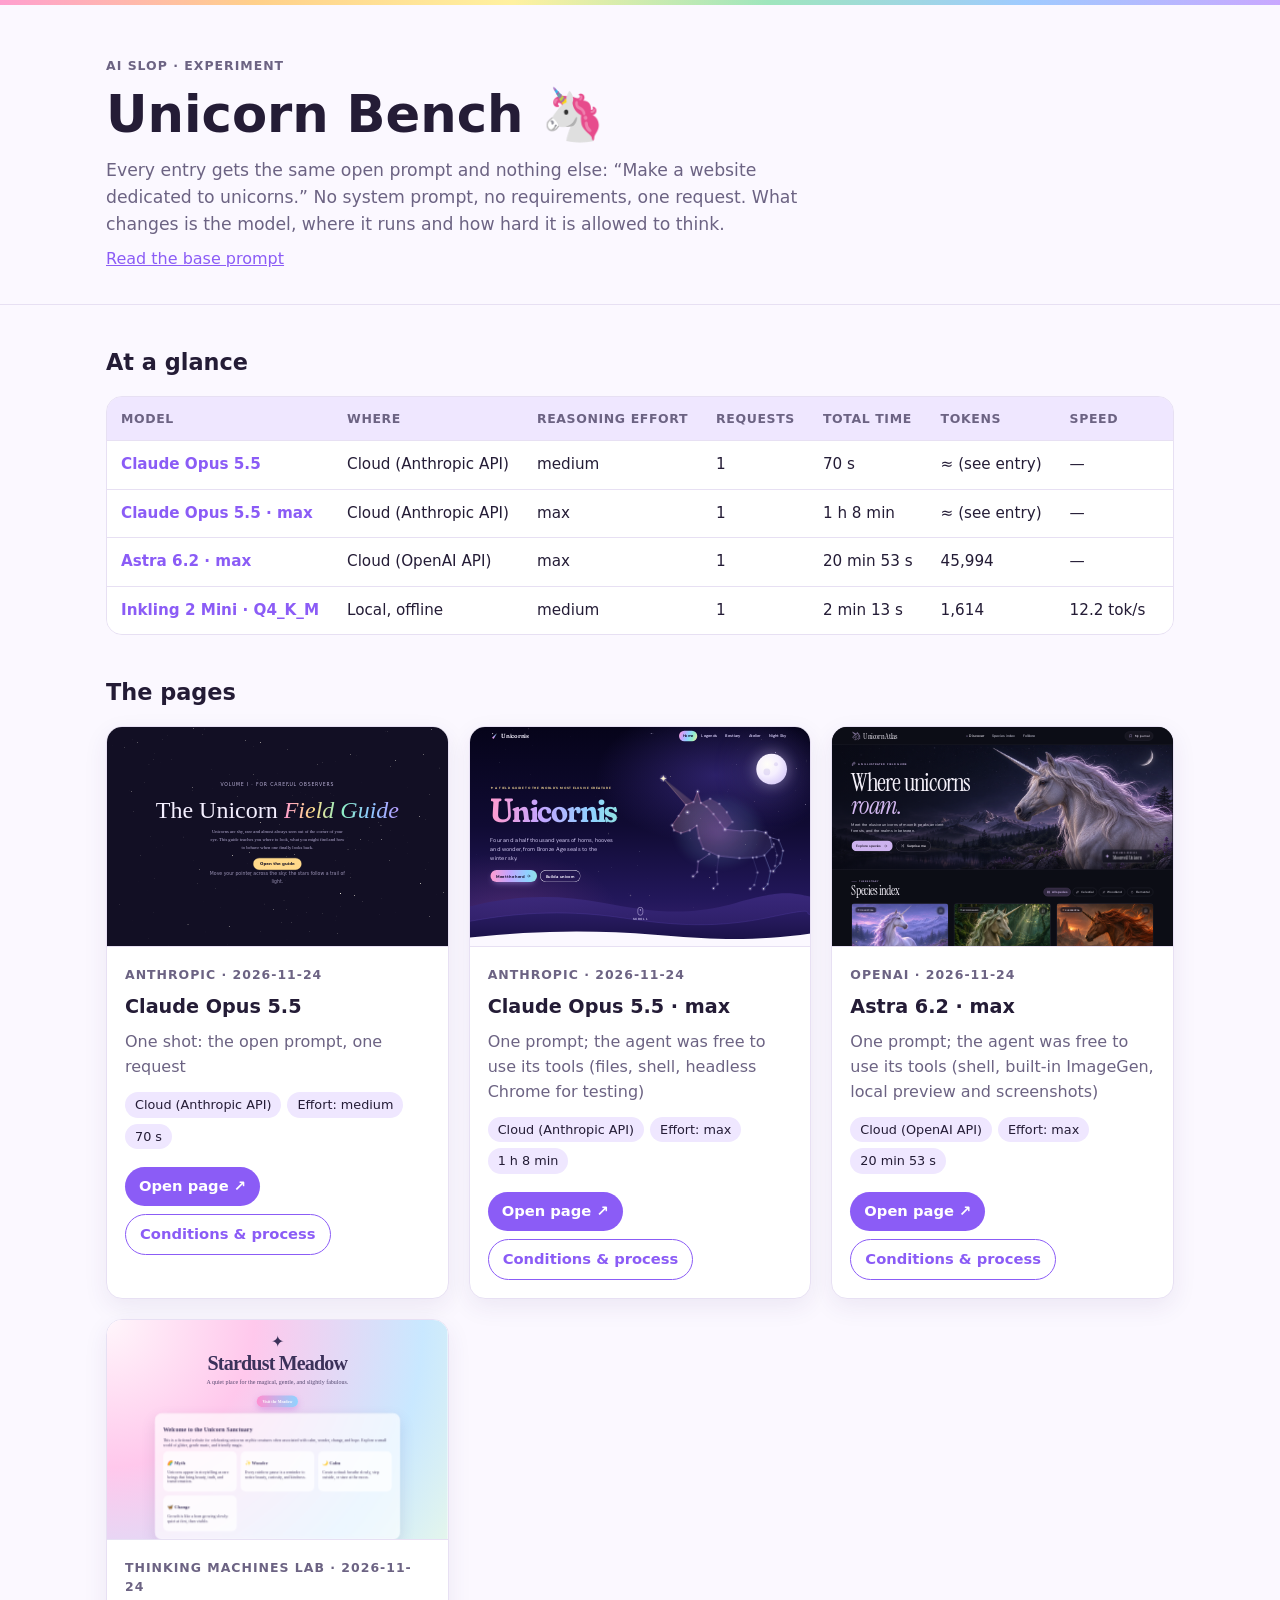
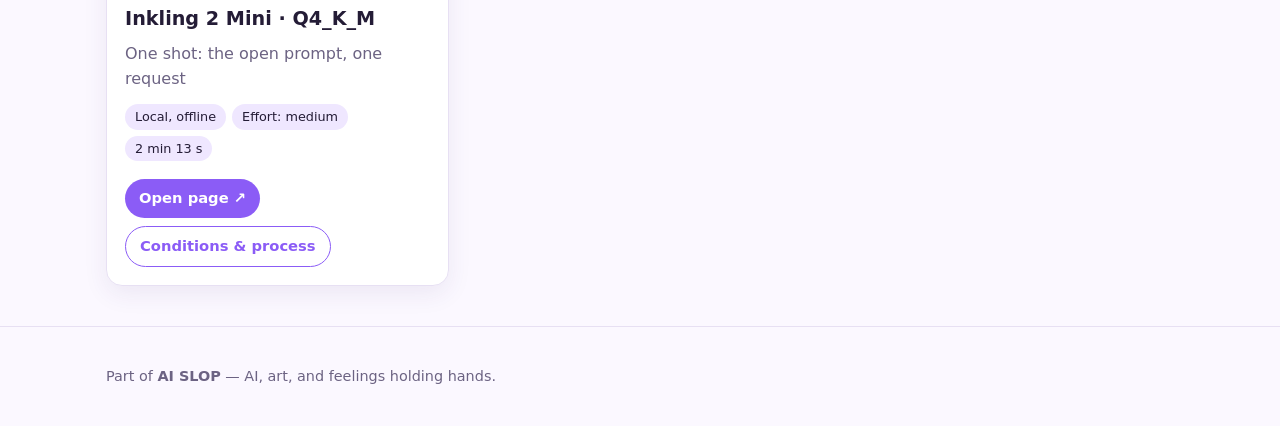
<file: site/index.html>
<!doctype html>
<html lang="en">
<head>
<meta charset="utf-8">
<meta name="viewport" content="width=device-width, initial-scale=1">
<title>Unicorn Bench</title>
<meta name="description" content="A catalog of unicorn web pages built by different AI models, with the conditions, timings and prompts behind each one.">
<link rel="stylesheet" href="styles.css">
</head>
<body>
<header class="site-header">
  <div class="container">
    <p class="eyebrow">AI SLOP · experiment</p>
    <h1>Unicorn Bench 🦄</h1>
    <p class="lead" id="task-summary">Loading…</p>
    <p class="task-prompt"><a id="base-prompt" href="#">Read the base prompt</a></p>
  </div>
</header>

<main class="container">
  <section aria-labelledby="compare-title">
    <h2 id="compare-title">At a glance</h2>
    <div class="table-scroll">
      <table class="compare" id="compare-table">
        <thead><tr><th scope="col">Model</th><th scope="col">Where</th><th scope="col">Reasoning effort</th><th scope="col">Requests</th><th scope="col">Total time</th><th scope="col">Tokens</th><th scope="col">Speed</th><th scope="col">Lines</th></tr></thead>
        <tbody></tbody>
      </table>
    </div>
  </section>

  <section aria-labelledby="catalog-title">
    <h2 id="catalog-title">The pages</h2>
    <div class="catalog" id="catalog"></div>
  </section>
</main>

<footer class="site-footer">
  <div class="container">
    <p>Part of <strong>AI SLOP</strong> — AI, art, and feelings holding hands.</p>
  </div>
</footer>

<script src="app.js"></script>
</body>
</html>
</file>
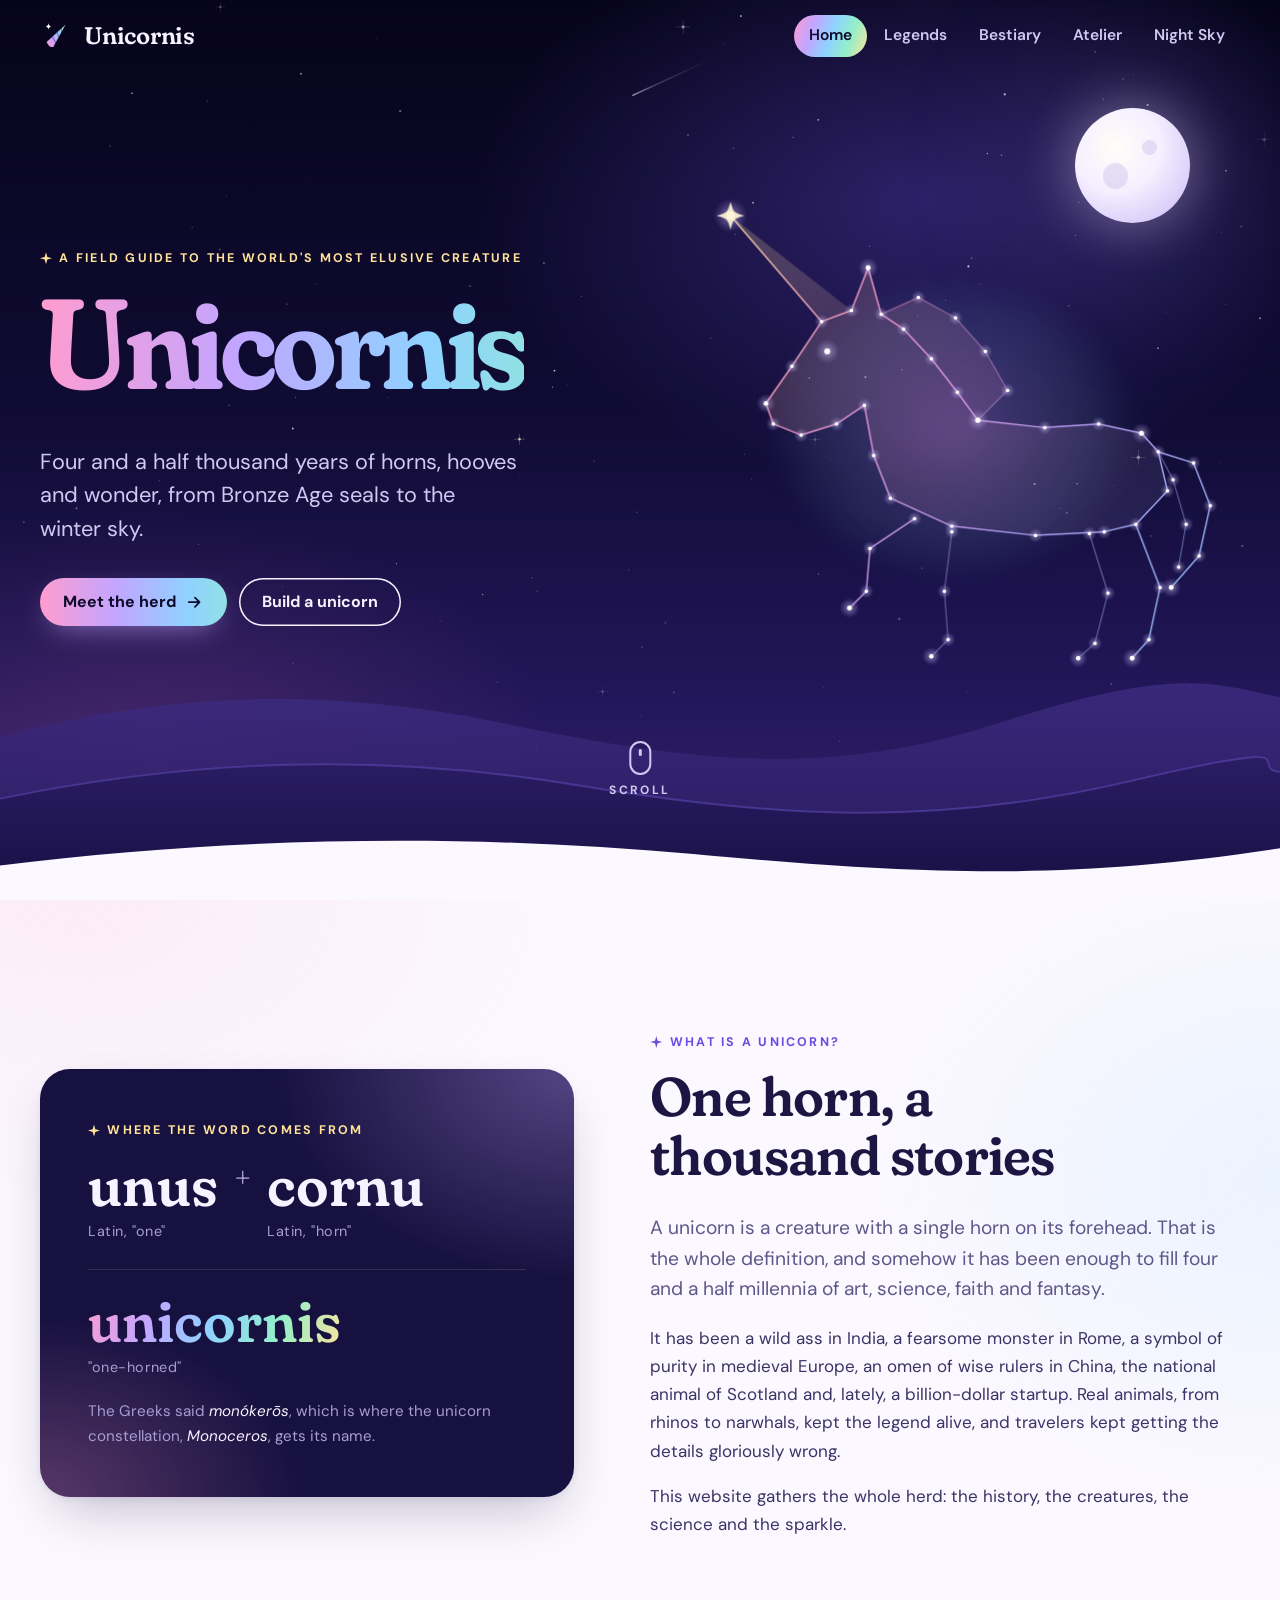
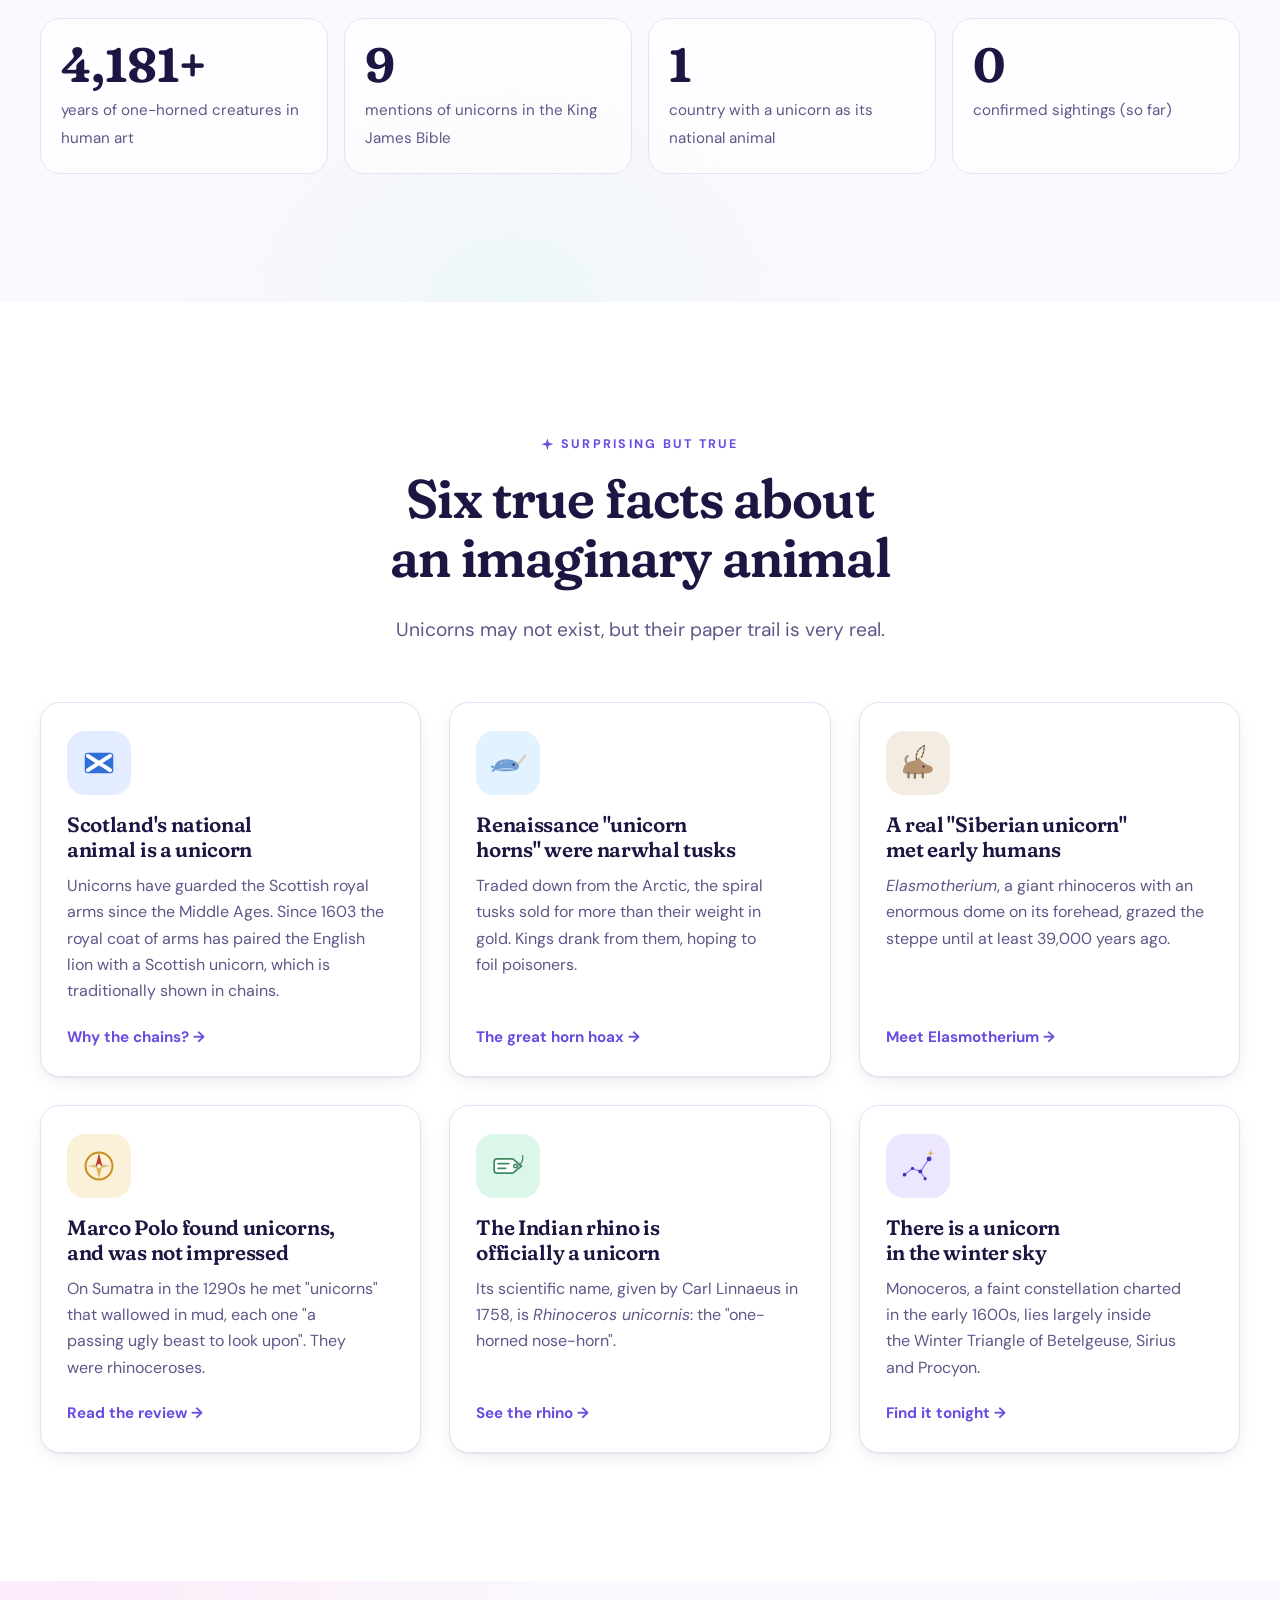
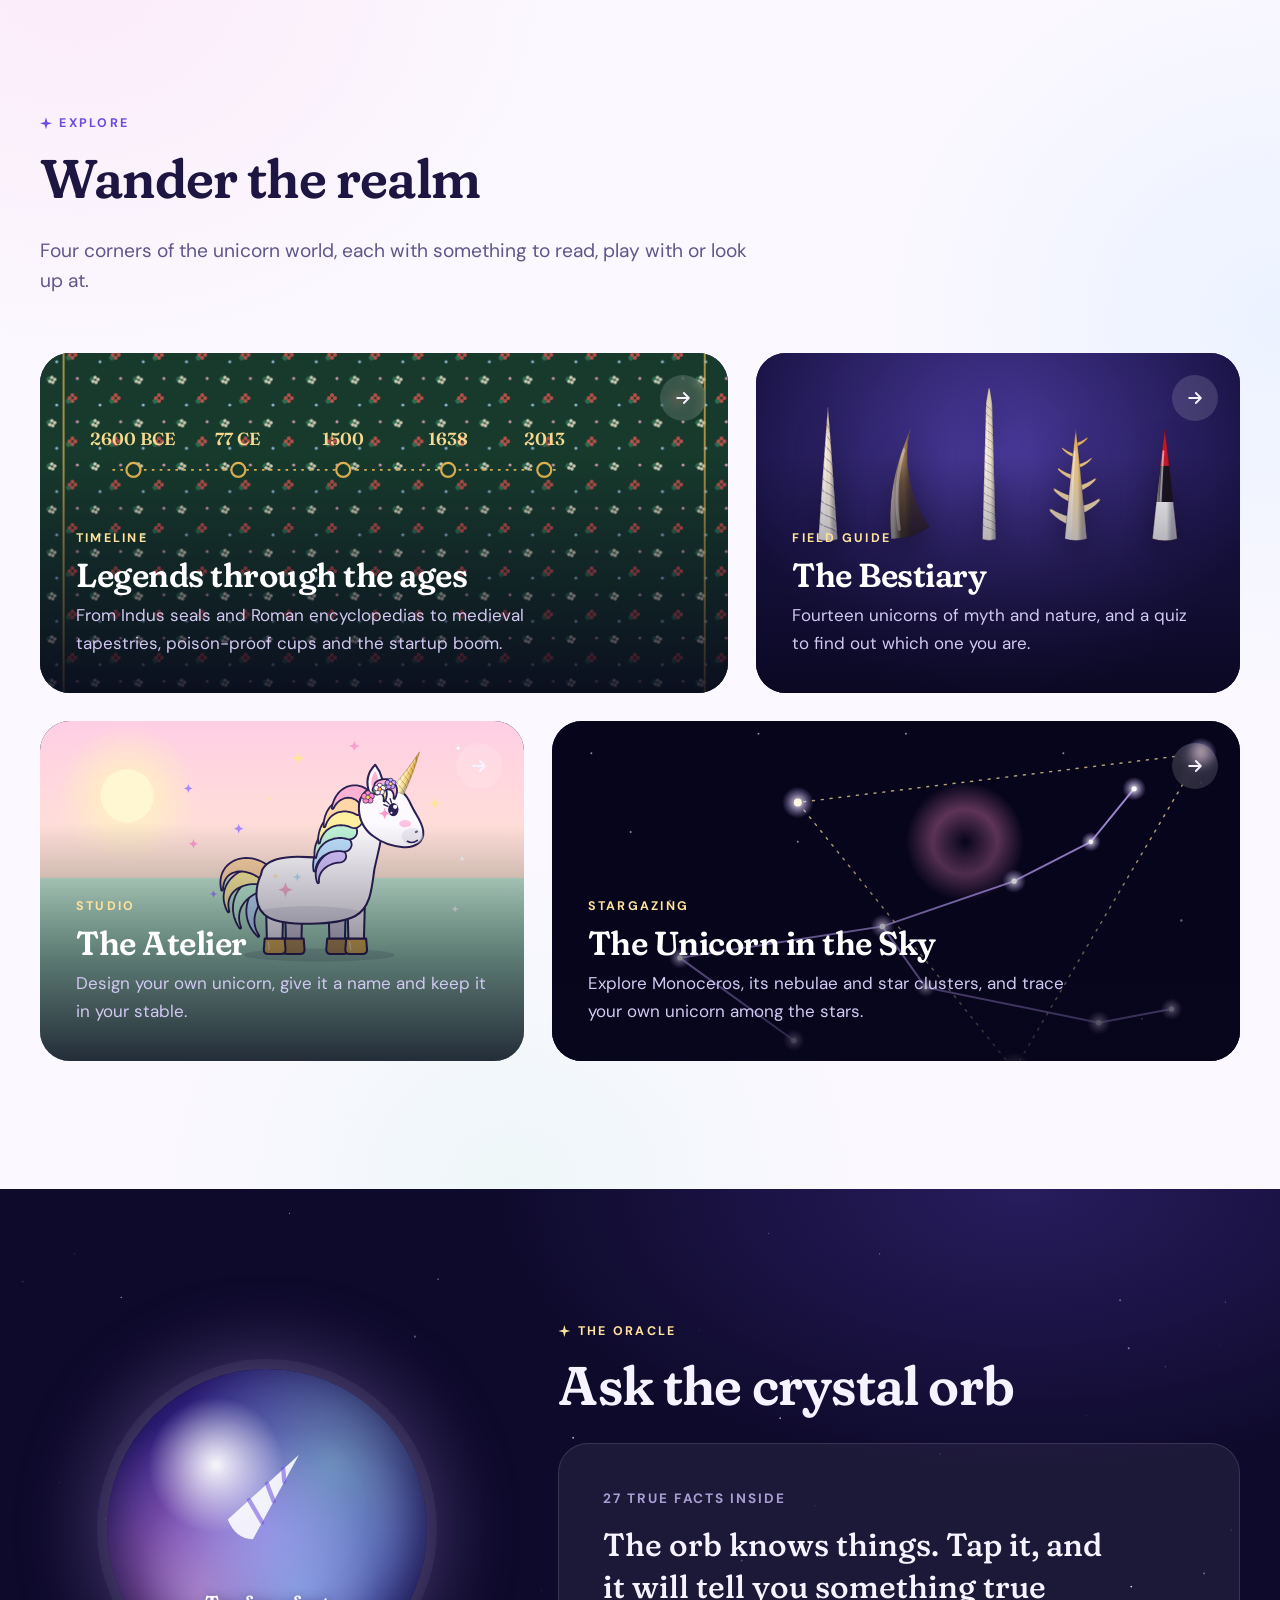
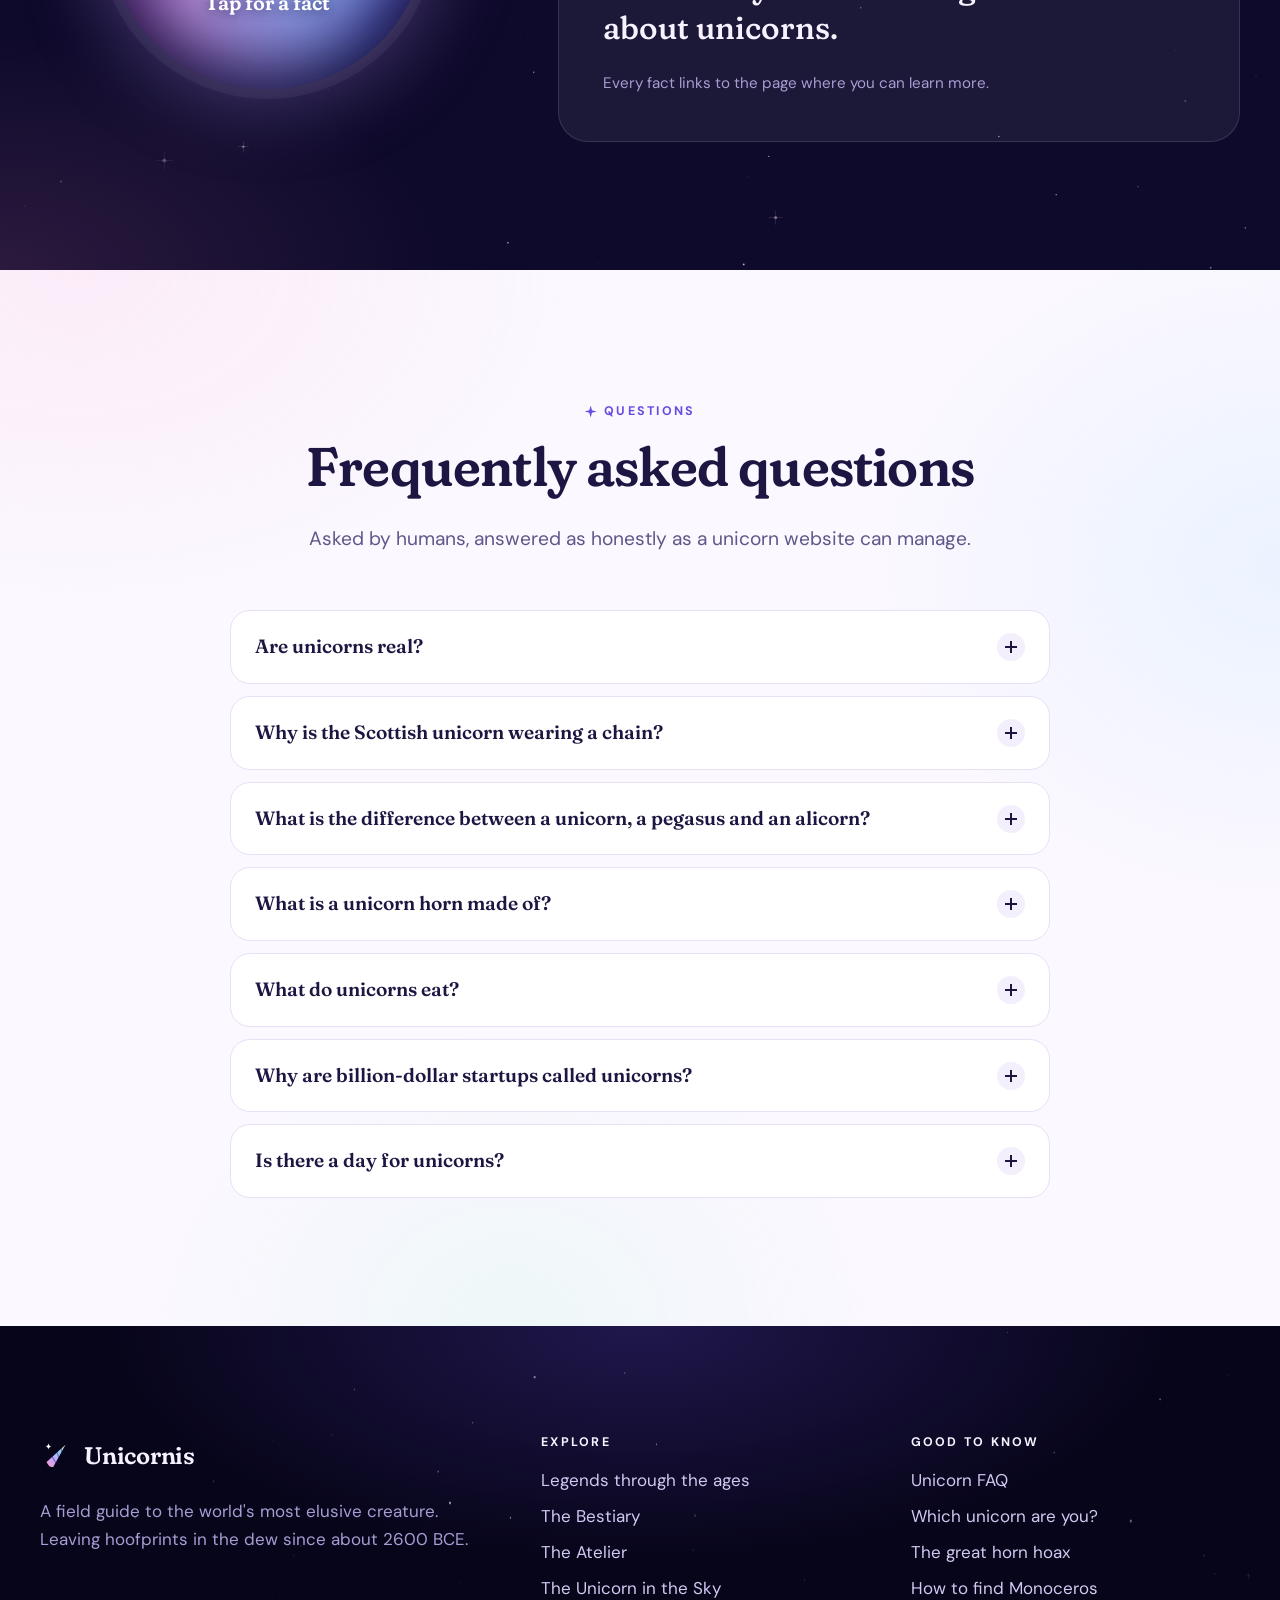
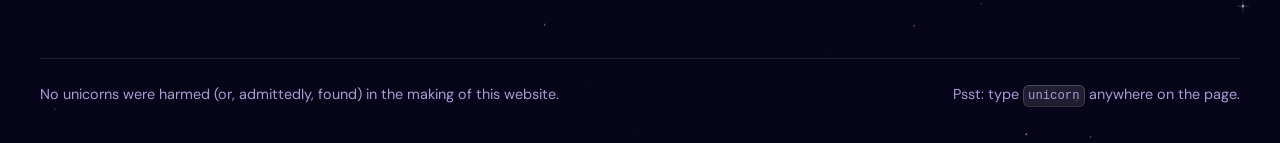
<file: site/entries/claude-opus-5-5-max/index.html>
<!doctype html>
<html lang="en">
<head>
  <meta charset="utf-8">
  <meta name="viewport" content="width=device-width, initial-scale=1">
  <title>Unicornis · A field guide to unicorns</title>
  <meta name="description" content="Everything about the world's most elusive creature: 4,500 years of unicorn history, unicorns of myth and nature, a build-your-own unicorn studio and the unicorn constellation.">
  <meta name="theme-color" content="#0e0a2b">
  <link rel="icon" href="img/favicon.svg" type="image/svg+xml">
  <link rel="preconnect" href="https://fonts.googleapis.com">
  <link rel="preconnect" href="https://fonts.gstatic.com" crossorigin>
  <link rel="stylesheet" href="https://fonts.googleapis.com/css2?family=DM+Sans:ital,opsz,wght@0,9..40,400..700;1,9..40,400..700&family=Fraunces:ital,opsz,wght,SOFT,WONK@0,9..144,400..800,0..100,0..1;1,9..144,400..800,0..100,0..1&display=swap">
  <link rel="stylesheet" href="css/style.css">
</head>
<body>
  <a class="skip-link" href="#main">Skip to content</a>

  <header class="site-header" data-header>
    <div class="container header-inner">
      <a class="brand" href="index.html">
        <svg class="brand-mark" viewBox="0 0 48 48" aria-hidden="true" focusable="false">
          <defs><linearGradient id="bm-h" x1="10" y1="40" x2="38" y2="8" gradientUnits="userSpaceOnUse"><stop offset="0" stop-color="#ff9ccf"/><stop offset=".35" stop-color="#c3a5ff"/><stop offset=".68" stop-color="#8fd2ff"/><stop offset="1" stop-color="#ffe49c"/></linearGradient></defs>
          <path d="M9.3 32.3 L36 8 L18.7 39.7 Q12.2 39.6 9.3 32.3 Z" fill="url(#bm-h)"/>
          <path d="M22.2 33.4 L17.3 25 M26.5 25.4 L24 18.9 M30.5 18.2 L30.1 13.3" stroke="#120d36" stroke-opacity=".4" stroke-width="1.6" stroke-linecap="round" fill="none"/>
          <path d="M12 6 C12.4 9 13.6 10.2 16.5 10.5 C13.6 10.8 12.4 12 12 15 C11.6 12 10.4 10.8 7.5 10.5 C10.4 10.2 11.6 9 12 6 Z" fill="#fff"/>
        </svg>
        <span class="brand-name">Unicornis</span>
      </a>
      <button class="nav-toggle" type="button" aria-expanded="false" aria-controls="site-nav" data-nav-toggle>
        <span class="visually-hidden">Menu</span>
        <span class="nav-toggle-bars" aria-hidden="true"></span>
      </button>
      <nav class="site-nav" id="site-nav" aria-label="Main">
        <ul>
          <li><a href="index.html" aria-current="page">Home</a></li>
          <li><a href="legends.html">Legends</a></li>
          <li><a href="bestiary.html">Bestiary</a></li>
          <li><a href="atelier.html">Atelier</a></li>
          <li><a href="sky.html">Night Sky</a></li>
        </ul>
      </nav>
    </div>
  </header>

  <main id="main">
    <!-- ============ Hero ============ -->
    <section class="hero on-dark" aria-labelledby="hero-title">
      <canvas class="starfield" data-starfield data-density="1.25" data-horizon="true" data-seed="home-hero"></canvas>
      <div class="hero-moon" aria-hidden="true"></div>
      <div class="fireflies" aria-hidden="true" data-fireflies></div>
      <svg class="hero-hills" viewBox="0 0 1440 320" preserveAspectRatio="none" aria-hidden="true" focusable="false">
        <defs>
          <linearGradient id="hill-a" x1="0" y1="0" x2="0" y2="1"><stop offset="0" stop-color="#3d2b80"/><stop offset="1" stop-color="#24185a"/></linearGradient>
          <linearGradient id="hill-b" x1="0" y1="0" x2="0" y2="1"><stop offset="0" stop-color="#2a1d64"/><stop offset="1" stop-color="#170f42"/></linearGradient>
        </defs>
        <path d="M0 150 C180 104 360 96 560 134 S920 196 1120 136 S1360 92 1440 108 L1440 320 L0 320 Z" fill="url(#hill-a)" opacity=".85"/>
        <path d="M0 214 C220 172 430 166 650 200 S1050 244 1270 196 S1400 182 1440 186 L1440 320 L0 320 Z" fill="url(#hill-b)"/>
        <path d="M0 214 C220 172 430 166 650 200 S1050 244 1270 196 S1400 182 1440 186" fill="none" stroke="#5b47b0" stroke-width="2" opacity=".6"/>
        <path d="M0 284 C260 254 520 250 780 272 S1200 300 1440 266 L1440 320 L0 320 Z" fill="#fbf8ff"/>
      </svg>

      <div class="container hero-inner">
        <div class="hero-copy">
          <p class="eyebrow">A field guide to the world's most elusive creature</p>
          <h1 class="hero-title" id="hero-title"><span class="text-iris">Unicornis</span></h1>
          <p class="hero-sub">Four and a half thousand years of horns, hooves and wonder, from Bronze Age seals to the winter sky.</p>
          <div class="hero-actions">
            <a class="btn btn--primary" href="bestiary.html" data-sparkle>
              Meet the herd
              <svg viewBox="0 0 24 24" aria-hidden="true" focusable="false"><path d="M5 12h13M13 6l6 6-6 6" fill="none" stroke="currentColor" stroke-width="2.2" stroke-linecap="round" stroke-linejoin="round"/></svg>
            </a>
            <a class="btn btn--ghost" href="atelier.html">Build a unicorn</a>
          </div>
        </div>
        <div class="hero-art" data-hero-art>
          <div class="halo" aria-hidden="true"></div>
        </div>
      </div>

      <a class="scroll-cue" href="#intro"><span class="mouse" aria-hidden="true"></span>Scroll</a>
    </section>

    <!-- ============ What is a unicorn ============ -->
    <section class="section section--pearl" id="intro" aria-labelledby="intro-title">
      <div class="container">
        <div class="intro-grid">
          <div class="etym" data-reveal>
            <p class="eyebrow" style="color: var(--butter)">Where the word comes from</p>
            <div class="etym-parts">
              <div><span class="etym-word">unus</span><span class="etym-gloss">Latin, "one"</span></div>
              <span class="etym-op" aria-hidden="true">+</span>
              <div><span class="etym-word">cornu</span><span class="etym-gloss">Latin, "horn"</span></div>
            </div>
            <div class="etym-result">
              <span class="etym-word iris">unicornis</span>
              <span class="etym-gloss">"one-horned"</span>
            </div>
            <p class="etym-note">The Greeks said <em>monókerōs</em>, which is where the unicorn constellation, <em>Monoceros</em>, gets its name.</p>
          </div>

          <div data-reveal style="--reveal-delay: .12s">
            <p class="eyebrow">What is a unicorn?</p>
            <h2 id="intro-title">One horn, a thousand stories</h2>
            <p class="lede">A unicorn is a creature with a single horn on its forehead. That is the whole definition, and somehow it has been enough to fill four and a half millennia of art, science, faith and fantasy.</p>
            <p>It has been a wild ass in India, a fearsome monster in Rome, a symbol of purity in medieval Europe, an omen of wise rulers in China, the national animal of Scotland and, lately, a billion-dollar startup. Real animals, from rhinos to narwhals, kept the legend alive, and travelers kept getting the details gloriously wrong.</p>
            <p class="mb-0">This website gathers the whole herd: the history, the creatures, the science and the sparkle.</p>
          </div>
        </div>

        <ul class="stats" role="list">
          <li class="stat" data-reveal><span class="stat-num" data-count="4500" data-suffix="+">4,500+</span><span class="stat-label">years of one-horned creatures in human art</span></li>
          <li class="stat" data-reveal style="--reveal-delay: .08s"><span class="stat-num" data-count="9">9</span><span class="stat-label">mentions of unicorns in the King James Bible</span></li>
          <li class="stat" data-reveal style="--reveal-delay: .16s"><span class="stat-num" data-count="1">1</span><span class="stat-label">country with a unicorn as its national animal</span></li>
          <li class="stat" data-reveal style="--reveal-delay: .24s"><span class="stat-num" data-count="0">0</span><span class="stat-label">confirmed sightings (so far)</span></li>
        </ul>
      </div>
    </section>

    <!-- ============ Six true things ============ -->
    <section class="section section--white" aria-labelledby="truths-title">
      <div class="container">
        <div class="section-head section-head--center" data-reveal>
          <p class="eyebrow">Surprising but true</p>
          <h2 id="truths-title">Six true facts about an imaginary animal</h2>
          <p class="lede">Unicorns may not exist, but their paper trail is very real.</p>
        </div>

        <div class="grid grid--3">
          <article class="card card--hover fact-card" data-reveal>
            <div class="fact-icon" style="--tint: #e3edff">
              <svg viewBox="0 0 48 48" aria-hidden="true" focusable="false"><rect x="6" y="11" width="36" height="26" rx="4" fill="#2f6fd6"/><path d="M10 15 L38 33 M38 15 L10 33" stroke="#fff" stroke-width="5" stroke-linecap="round"/></svg>
            </div>
            <h3>Scotland's national animal is a unicorn</h3>
            <p>Unicorns have guarded the Scottish royal arms since the Middle Ages. Since 1603 the royal coat of arms has paired the English lion with a Scottish unicorn, which is traditionally shown in chains.</p>
            <a class="more" href="legends.html#e-1603">Why the chains?</a>
          </article>

          <article class="card card--hover fact-card" data-reveal style="--reveal-delay: .08s">
            <div class="fact-icon" style="--tint: #e2f3ff">
              <svg viewBox="0 0 48 48" aria-hidden="true" focusable="false"><path d="M36.5 25.5 L46 14.5" stroke="#d9cdb2" stroke-width="2.8" stroke-linecap="round"/><path d="M7 30 C7 22.5 15 18.5 23.5 19.2 C30.5 19.8 35.5 22.5 37.5 26.5 C38.6 29.6 36.4 32.6 32 33.6 C26 34.8 17.5 34.8 12.5 33.8 C9 33.1 7 31.8 7 30 Z" fill="#6f9fd3"/><path d="M8 30 C5.5 26.5 3 26.5 2 28.5 C3 29.8 4.5 30.6 6.5 31 C4.5 32 3 33.4 3.5 35.2 C5.5 35.2 7.5 33.6 9 31.8 Z" fill="#6f9fd3"/><circle cx="31" cy="26" r="1.4" fill="#1d1642"/><path d="M13 32.2 C18 30.8 25 30.8 30 32" stroke="#fff" stroke-opacity=".55" stroke-width="1.5" fill="none" stroke-linecap="round"/><circle cx="16" cy="24" r="1.2" fill="#fff" opacity=".5"/><circle cx="21" cy="22.5" r="1" fill="#fff" opacity=".5"/></svg>
            </div>
            <h3>Renaissance "unicorn horns" were narwhal tusks</h3>
            <p>Traded down from the Arctic, the spiral tusks sold for more than their weight in gold. Kings drank from them, hoping to foil poisoners.</p>
            <a class="more" href="legends.html#hoax">The great horn hoax</a>
          </article>

          <article class="card card--hover fact-card" data-reveal style="--reveal-delay: .16s">
            <div class="fact-icon" style="--tint: #f3ece2">
              <svg viewBox="0 0 48 48" aria-hidden="true" focusable="false"><path d="M5 35 C5 27 10 22.5 17 21.5 C21 21 23.5 19.5 25 17 C28 22 33 25.5 39 27.5 C43.5 29 44 34 40 36 C32 38.5 17 38.6 9.5 37.6 C6.6 37.2 5 36.5 5 35 Z" fill="#b49270"/><path d="M22 19.5 C21 11 25 5 32 2.5 C31.5 9.5 30 14.5 27.5 18.5" fill="none" stroke="#7a5f43" stroke-width="1.8" stroke-dasharray="2.6 2.2" stroke-linecap="round"/><circle cx="31" cy="28.5" r="1.4" fill="#2b2155"/><path d="M9 23 C7.5 19.5 8.5 16.5 11 15.5" stroke="#b49270" stroke-width="3" stroke-linecap="round" fill="none"/><path d="M12 36.5 L12 42 M20 37.2 L20 42.5 M30 37 L30 42" stroke="#8d7458" stroke-width="3" stroke-linecap="round"/></svg>
            </div>
            <h3>A real "Siberian unicorn" met early humans</h3>
            <p><i>Elasmotherium</i>, a giant rhinoceros with an enormous dome on its forehead, grazed the steppe until at least 39,000 years ago.</p>
            <a class="more" href="bestiary.html#beast-elasmotherium">Meet Elasmotherium</a>
          </article>

          <article class="card card--hover fact-card" data-reveal>
            <div class="fact-icon" style="--tint: #fbf1d9">
              <svg viewBox="0 0 48 48" aria-hidden="true" focusable="false"><circle cx="24" cy="24" r="17" fill="none" stroke="#c98f1f" stroke-width="2.5"/><path d="M9 24 L24 21 L39 24 L24 27 Z" fill="#c98f1f" opacity=".5"/><path d="M24 8 L28 24 L24 40 L20 24 Z" fill="#e3b552"/><path d="M24 8 L28 24 L20 24 Z" fill="#c0392b"/><circle cx="24" cy="24" r="2.4" fill="#fff"/></svg>
            </div>
            <h3>Marco Polo found unicorns, and was not impressed</h3>
            <p>On Sumatra in the 1290s he met "unicorns" that wallowed in mud, each one "a passing ugly beast to look upon". They were rhinoceroses.</p>
            <a class="more" href="legends.html#e-polo">Read the review</a>
          </article>

          <article class="card card--hover fact-card" data-reveal style="--reveal-delay: .08s">
            <div class="fact-icon" style="--tint: #ddf6ea">
              <svg viewBox="0 0 48 48" aria-hidden="true" focusable="false"><path d="M10 15 L30 15 L41 24 L30 33 L10 33 Q6.5 33 6.5 29.5 L6.5 18.5 Q6.5 15 10 15 Z" fill="#fff" stroke="#3f8a63" stroke-width="2.2" stroke-linejoin="round"/><circle cx="33.5" cy="24" r="2.2" fill="none" stroke="#3f8a63" stroke-width="2"/><path d="M11.5 21 H25 M11.5 27 H21" stroke="#3f8a63" stroke-width="2.2" stroke-linecap="round"/><path d="M35.7 24 C40.5 22 43.5 17 42.5 11" stroke="#3f8a63" stroke-width="1.6" fill="none" stroke-linecap="round"/></svg>
            </div>
            <h3>The Indian rhino is officially a unicorn</h3>
            <p>Its scientific name, given by Carl Linnaeus in 1758, is <i>Rhinoceros unicornis</i>: the "one-horned nose-horn".</p>
            <a class="more" href="bestiary.html#beast-rhino">See the rhino</a>
          </article>

          <article class="card card--hover fact-card" data-reveal style="--reveal-delay: .16s">
            <div class="fact-icon" style="--tint: #ece6ff">
              <svg viewBox="0 0 48 48" aria-hidden="true" focusable="false"><path d="M7 35 L17 27 L27 31 L38 15 M27 31 L33 40" stroke="#8f7bf0" stroke-width="1.6" fill="none" stroke-linecap="round"/><g fill="#4b31b8"><circle cx="7" cy="35" r="2.4"/><circle cx="17" cy="27" r="2"/><circle cx="27" cy="31" r="2.6"/><circle cx="38" cy="15" r="3"/><circle cx="33" cy="40" r="2"/></g><path d="M40 3 C40.4 6.5 41.6 7.7 45 8 C41.6 8.3 40.4 9.5 40 13 C39.6 9.5 38.4 8.3 35 8 C38.4 7.7 39.6 6.5 40 3 Z" fill="#e3b552"/></svg>
            </div>
            <h3>There is a unicorn in the winter sky</h3>
            <p>Monoceros, a faint constellation charted in the early 1600s, lies largely inside the Winter Triangle of Betelgeuse, Sirius and Procyon.</p>
            <a class="more" href="sky.html">Find it tonight</a>
          </article>
        </div>
      </div>
    </section>

    <!-- ============ Explore ============ -->
    <section class="section section--pearl" aria-labelledby="explore-title">
      <div class="container">
        <div class="section-head" data-reveal>
          <p class="eyebrow">Explore</p>
          <h2 id="explore-title">Wander the realm</h2>
          <p class="lede">Four corners of the unicorn world, each with something to read, play with or look up at.</p>
        </div>

        <div class="explore-grid">
          <a class="explore-card explore-card--wide" href="legends.html" data-reveal>
            <div class="art" aria-hidden="true">
              <svg viewBox="0 0 700 400" preserveAspectRatio="xMidYMid slice" focusable="false">
                <defs>
                  <pattern id="ex-mf" width="44" height="44" patternUnits="userSpaceOnUse">
                    <path d="M6 10 q3 -6 6 0 q-3 6 -6 0z M26 32 q3 -6 6 0 q-3 6 -6 0z" fill="#2f7356"/>
                    <g fill="#f4e9d0"><circle cx="12" cy="8" r="1.8"/><circle cx="15" cy="10" r="1.8"/><circle cx="13" cy="13" r="1.8"/><circle cx="10" cy="12" r="1.8"/></g>
                    <g fill="#d9534f"><circle cx="33" cy="26" r="2"/><circle cx="36" cy="29" r="2"/><circle cx="33" cy="32" r="2"/><circle cx="30" cy="29" r="2"/></g>
                    <circle cx="38" cy="9" r="1.6" fill="#e9a6c9"/><circle cx="17" cy="36" r="1.6" fill="#9cc7e8"/>
                  </pattern>
                </defs>
                <rect width="700" height="400" fill="#173a2c"/>
                <rect width="700" height="400" fill="url(#ex-mf)" opacity=".85"/>
                <rect x="24" y="24" width="652" height="352" fill="none" stroke="#e3b552" stroke-width="2" opacity=".7"/>
              </svg>
              <svg class="art-timeline" viewBox="30 100 570 70" preserveAspectRatio="xMinYMid meet" focusable="false">
                <path d="M66 156 H574" stroke="#e3b552" stroke-width="2" stroke-dasharray="3 6"/>
                <g fill="#173a2c" stroke="#e3b552" stroke-width="2.5">
                  <circle cx="90" cy="156" r="8"/><circle cx="210" cy="156" r="8"/><circle cx="330" cy="156" r="8"/><circle cx="450" cy="156" r="8"/><circle cx="560" cy="156" r="8"/>
                </g>
                <g fill="#f5d98f" font-family="Fraunces, Georgia, serif" font-size="20" font-weight="600" text-anchor="middle">
                  <text x="90" y="128">2600 BCE</text><text x="210" y="128">77 CE</text><text x="330" y="128">1500</text><text x="450" y="128">1638</text><text x="560" y="128">2013</text>
                </g>
              </svg>
            </div>
            <span class="go" aria-hidden="true"><svg width="20" height="20" viewBox="0 0 24 24"><path d="M5 12h13M13 6l6 6-6 6" fill="none" stroke="currentColor" stroke-width="2.2" stroke-linecap="round" stroke-linejoin="round"/></svg></span>
            <span class="kicker">Timeline</span>
            <h3>Legends through the ages</h3>
            <p>From Indus seals and Roman encyclopedias to medieval tapestries, poison-proof cups and the startup boom.</p>
          </a>

          <a class="explore-card explore-card--narrow" href="bestiary.html" data-reveal style="--reveal-delay: .08s">
            <div class="art" aria-hidden="true" data-explore-horns style="background: radial-gradient(circle at 50% 30%, #4a3a9c, #1b1448 75%)"></div>
            <span class="go" aria-hidden="true"><svg width="20" height="20" viewBox="0 0 24 24"><path d="M5 12h13M13 6l6 6-6 6" fill="none" stroke="currentColor" stroke-width="2.2" stroke-linecap="round" stroke-linejoin="round"/></svg></span>
            <span class="kicker">Field guide</span>
            <h3>The Bestiary</h3>
            <p>Fourteen unicorns of myth and nature, and a quiz to find out which one you are.</p>
          </a>

          <a class="explore-card explore-card--narrow" href="atelier.html" data-reveal>
            <div class="art art--unicorn" aria-hidden="true" data-explore-unicorn></div>
            <span class="go" aria-hidden="true"><svg width="20" height="20" viewBox="0 0 24 24"><path d="M5 12h13M13 6l6 6-6 6" fill="none" stroke="currentColor" stroke-width="2.2" stroke-linecap="round" stroke-linejoin="round"/></svg></span>
            <span class="kicker">Studio</span>
            <h3>The Atelier</h3>
            <p>Design your own unicorn, give it a name and keep it in your stable.</p>
          </a>

          <a class="explore-card explore-card--wide" href="sky.html" data-reveal style="--reveal-delay: .08s">
            <div class="art" aria-hidden="true">
              <svg viewBox="0 0 700 400" preserveAspectRatio="xMidYMid slice" focusable="false">
                <defs>
                  <radialGradient id="ex-neb" cx="50%" cy="50%" r="50%"><stop offset="0" stop-color="#ff8cc6" stop-opacity=".0"/><stop offset=".55" stop-color="#ff8cc6" stop-opacity=".35"/><stop offset="1" stop-color="#ff8cc6" stop-opacity="0"/></radialGradient>
                  <radialGradient id="ex-glow"><stop offset="0" stop-color="#fff" stop-opacity=".9"/><stop offset="1" stop-color="#c3a5ff" stop-opacity="0"/></radialGradient>
                </defs>
                <rect width="700" height="400" fill="#07051c"/>
                <circle cx="420" cy="150" r="60" fill="url(#ex-neb)"/>
                <g fill="#fff" opacity=".55">
                  <circle cx="40" cy="60" r="1"/><circle cx="120" cy="210" r="1.2"/><circle cx="210" cy="40" r="1"/><circle cx="300" cy="300" r="1.1"/><circle cx="520" cy="60" r="1"/><circle cx="640" cy="230" r="1.2"/><circle cx="600" cy="330" r="1"/><circle cx="160" cy="330" r="1"/><circle cx="360" cy="40" r="1"/><circle cx="660" cy="90" r="1.1"/><circle cx="80" cy="140" r="1"/><circle cx="250" cy="150" r="1"/>
                </g>
                <path d="M592 96 L548 150 L470 190 L336 236 L130 268 M336 236 L380 298 L556 334 L630 320 M130 268 L246 352" stroke="#c3a5ff" stroke-width="2" fill="none" opacity=".8"/>
                <path d="M660 60 L250 110 L470 382 Z" stroke="#ffe29a" stroke-width="1.5" stroke-dasharray="2 7" fill="none" opacity=".7" stroke-linecap="round"/>
                <g>
                  <circle cx="592" cy="96" r="12" fill="url(#ex-glow)"/><circle cx="592" cy="96" r="2.6" fill="#fff"/>
                  <circle cx="548" cy="150" r="10" fill="url(#ex-glow)"/><circle cx="548" cy="150" r="2.4" fill="#fff"/>
                  <circle cx="470" cy="190" r="12" fill="url(#ex-glow)"/><circle cx="470" cy="190" r="2.6" fill="#fff"/>
                  <circle cx="336" cy="236" r="12" fill="url(#ex-glow)"/><circle cx="336" cy="236" r="2.8" fill="#fff"/>
                  <circle cx="130" cy="268" r="11" fill="url(#ex-glow)"/><circle cx="130" cy="268" r="2.6" fill="#fff"/>
                  <circle cx="380" cy="298" r="10" fill="url(#ex-glow)"/><circle cx="380" cy="298" r="2.2" fill="#fff"/>
                  <circle cx="556" cy="334" r="12" fill="url(#ex-glow)"/><circle cx="556" cy="334" r="2.8" fill="#fff"/>
                  <circle cx="630" cy="320" r="11" fill="url(#ex-glow)"/><circle cx="630" cy="320" r="2.6" fill="#fff"/>
                  <circle cx="246" cy="352" r="11" fill="url(#ex-glow)"/><circle cx="246" cy="352" r="2.8" fill="#fff"/>
                  <circle cx="660" cy="60" r="16" fill="url(#ex-glow)"/><circle cx="660" cy="60" r="4" fill="#ffc9a8"/>
                  <circle cx="250" cy="110" r="16" fill="url(#ex-glow)"/><circle cx="250" cy="110" r="4" fill="#fff6e0"/>
                  <circle cx="470" cy="382" r="18" fill="url(#ex-glow)"/><circle cx="470" cy="382" r="4.6" fill="#eef4ff"/>
                </g>
              </svg>
            </div>
            <span class="go" aria-hidden="true"><svg width="20" height="20" viewBox="0 0 24 24"><path d="M5 12h13M13 6l6 6-6 6" fill="none" stroke="currentColor" stroke-width="2.2" stroke-linecap="round" stroke-linejoin="round"/></svg></span>
            <span class="kicker">Stargazing</span>
            <h3>The Unicorn in the Sky</h3>
            <p>Explore Monoceros, its nebulae and star clusters, and trace your own unicorn among the stars.</p>
          </a>
        </div>
      </div>
    </section>

    <!-- ============ Oracle ============ -->
    <section class="section section--night on-dark" aria-labelledby="oracle-title">
      <canvas class="starfield" data-starfield data-density=".55" data-meteors="false" data-seed="oracle"></canvas>
      <div class="container oracle">
        <div class="oracle-orb-wrap" data-reveal>
          <button class="oracle-orb" type="button" data-oracle-btn data-sparkle aria-controls="oracle-fact">
            <svg class="orb-horn" viewBox="0 0 48 48" aria-hidden="true" focusable="false">
              <path d="M9.3 32.3 L36 8 L18.7 39.7 Q12.2 39.6 9.3 32.3 Z" fill="#fff" fill-opacity=".92"/>
              <path d="M22.2 33.4 L17.3 25 M26.5 25.4 L24 18.9 M30.5 18.2 L30.1 13.3" stroke="#6a4ce0" stroke-opacity=".55" stroke-width="1.6" stroke-linecap="round" fill="none"/>
            </svg>
            <span class="orb-label">Tap for a fact</span>
          </button>
        </div>
        <div data-reveal style="--reveal-delay: .1s">
          <p class="eyebrow">The oracle</p>
          <h2 id="oracle-title">Ask the crystal orb</h2>
          <div class="oracle-card">
            <p class="oracle-count" data-oracle-count>27 true facts inside</p>
            <p class="oracle-fact" id="oracle-fact" data-oracle-fact aria-live="polite">The orb knows things. Tap it, and it will tell you something true about unicorns.</p>
            <p class="oracle-source" data-oracle-more>Every fact links to the page where you can learn more.</p>
          </div>
        </div>
      </div>
    </section>

    <!-- ============ FAQ ============ -->
    <section class="section section--pearl" id="faq" aria-labelledby="faq-title">
      <div class="container--narrow">
        <div class="section-head section-head--center" data-reveal>
          <p class="eyebrow">Questions</p>
          <h2 id="faq-title">Frequently asked questions</h2>
          <p class="lede">Asked by humans, answered as honestly as a unicorn website can manage.</p>
        </div>

        <div class="faq" data-reveal>
          <details class="faq-item">
            <summary>Are unicorns real?</summary>
            <div class="faq-body">
              <p>No living unicorn has ever been documented by science. But the legend is very real, and so are the animals that fed it: the Indian rhinoceros, the narwhal, the oryx and the extinct "Siberian unicorn", <i>Elasmotherium</i>. You can meet all of them in the <a href="bestiary.html">Bestiary</a>.</p>
            </div>
          </details>
          <details class="faq-item">
            <summary>Why is the Scottish unicorn wearing a chain?</summary>
            <div class="faq-body">
              <p>Heraldic unicorns are traditionally shown chained. The usual explanation is that a free unicorn was considered the wildest and proudest of beasts, so a chained one showed the power of the king who could tame it.</p>
            </div>
          </details>
          <details class="faq-item">
            <summary>What is the difference between a unicorn, a pegasus and an alicorn?</summary>
            <div class="faq-body">
              <p>A unicorn has a horn. A pegasus has wings, after Pegasus, the winged horse of Greek myth. An <em>alicorn</em> originally meant the unicorn's horn itself (from the Italian <em>alicorno</em>); calling a winged unicorn an alicorn is a modern fantasy usage. In the <a href="atelier.html">Atelier</a> you can build either kind.</p>
            </div>
          </details>
          <details class="faq-item">
            <summary>What is a unicorn horn made of?</summary>
            <div class="faq-body">
              <p>In legend, a substance that neutralizes poison. In the treasure chambers of Renaissance Europe, ivory from narwhal tusks, which are teeth. A rhinoceros horn, by contrast, is made of keratin, the same material as your fingernails.</p>
            </div>
          </details>
          <details class="faq-item">
            <summary>What do unicorns eat?</summary>
            <div class="faq-body">
              <p>Medieval bestiaries are silent on the matter; they were more interested in how to catch one. Modern sources overwhelmingly suggest rainbows and marshmallows, a theory that remains un-peer-reviewed.</p>
            </div>
          </details>
          <details class="faq-item">
            <summary>Why are billion-dollar startups called unicorns?</summary>
            <div class="faq-body">
              <p>Venture capitalist Aileen Lee coined the term in 2013 for privately held startups valued at over a billion dollars, because back then they were about as rare as the real thing.</p>
            </div>
          </details>
          <details class="faq-item">
            <summary>Is there a day for unicorns?</summary>
            <div class="faq-body">
              <p>In the United States, April 9 is celebrated as National Unicorn Day. In Scotland, of course, every day is unicorn day.</p>
            </div>
          </details>
        </div>
      </div>
    </section>
  </main>

  <footer class="site-footer on-dark">
    <canvas class="starfield" data-starfield data-density=".7" data-meteors="false" data-seed="footer"></canvas>
    <div class="container">
      <div class="footer-grid">
        <div class="footer-brand">
          <a class="brand" href="index.html">
            <svg class="brand-mark" viewBox="0 0 48 48" aria-hidden="true" focusable="false">
              <defs><linearGradient id="bm-f" x1="10" y1="40" x2="38" y2="8" gradientUnits="userSpaceOnUse"><stop offset="0" stop-color="#ff9ccf"/><stop offset=".35" stop-color="#c3a5ff"/><stop offset=".68" stop-color="#8fd2ff"/><stop offset="1" stop-color="#ffe49c"/></linearGradient></defs>
              <path d="M9.3 32.3 L36 8 L18.7 39.7 Q12.2 39.6 9.3 32.3 Z" fill="url(#bm-f)"/>
              <path d="M22.2 33.4 L17.3 25 M26.5 25.4 L24 18.9 M30.5 18.2 L30.1 13.3" stroke="#120d36" stroke-opacity=".4" stroke-width="1.6" stroke-linecap="round" fill="none"/>
              <path d="M12 6 C12.4 9 13.6 10.2 16.5 10.5 C13.6 10.8 12.4 12 12 15 C11.6 12 10.4 10.8 7.5 10.5 C10.4 10.2 11.6 9 12 6 Z" fill="#fff"/>
            </svg>
            <span class="brand-name">Unicornis</span>
          </a>
          <p>A field guide to the world's most elusive creature. Leaving hoofprints in the dew since about 2600 BCE.</p>
        </div>
        <div class="footer-col">
          <h2>Explore</h2>
          <ul>
            <li><a href="legends.html">Legends through the ages</a></li>
            <li><a href="bestiary.html">The Bestiary</a></li>
            <li><a href="atelier.html">The Atelier</a></li>
            <li><a href="sky.html">The Unicorn in the Sky</a></li>
          </ul>
        </div>
        <div class="footer-col">
          <h2>Good to know</h2>
          <ul>
            <li><a href="index.html#faq">Unicorn FAQ</a></li>
            <li><a href="bestiary.html#quiz">Which unicorn are you?</a></li>
            <li><a href="legends.html#hoax">The great horn hoax</a></li>
            <li><a href="sky.html#find">How to find Monoceros</a></li>
          </ul>
        </div>
      </div>
      <div class="footer-bottom">
        <p>No unicorns were harmed (or, admittedly, found) in the making of this website.</p>
        <p>Psst: type <kbd>unicorn</kbd> anywhere on the page.</p>
      </div>
    </div>
  </footer>

  <script src="js/site.js"></script>
  <script src="js/horns.js"></script>
  <script src="js/unicorn-art.js"></script>
  <script src="js/data-beasts.js"></script>
  <script src="js/home.js"></script>
</body>
</html>
</file>
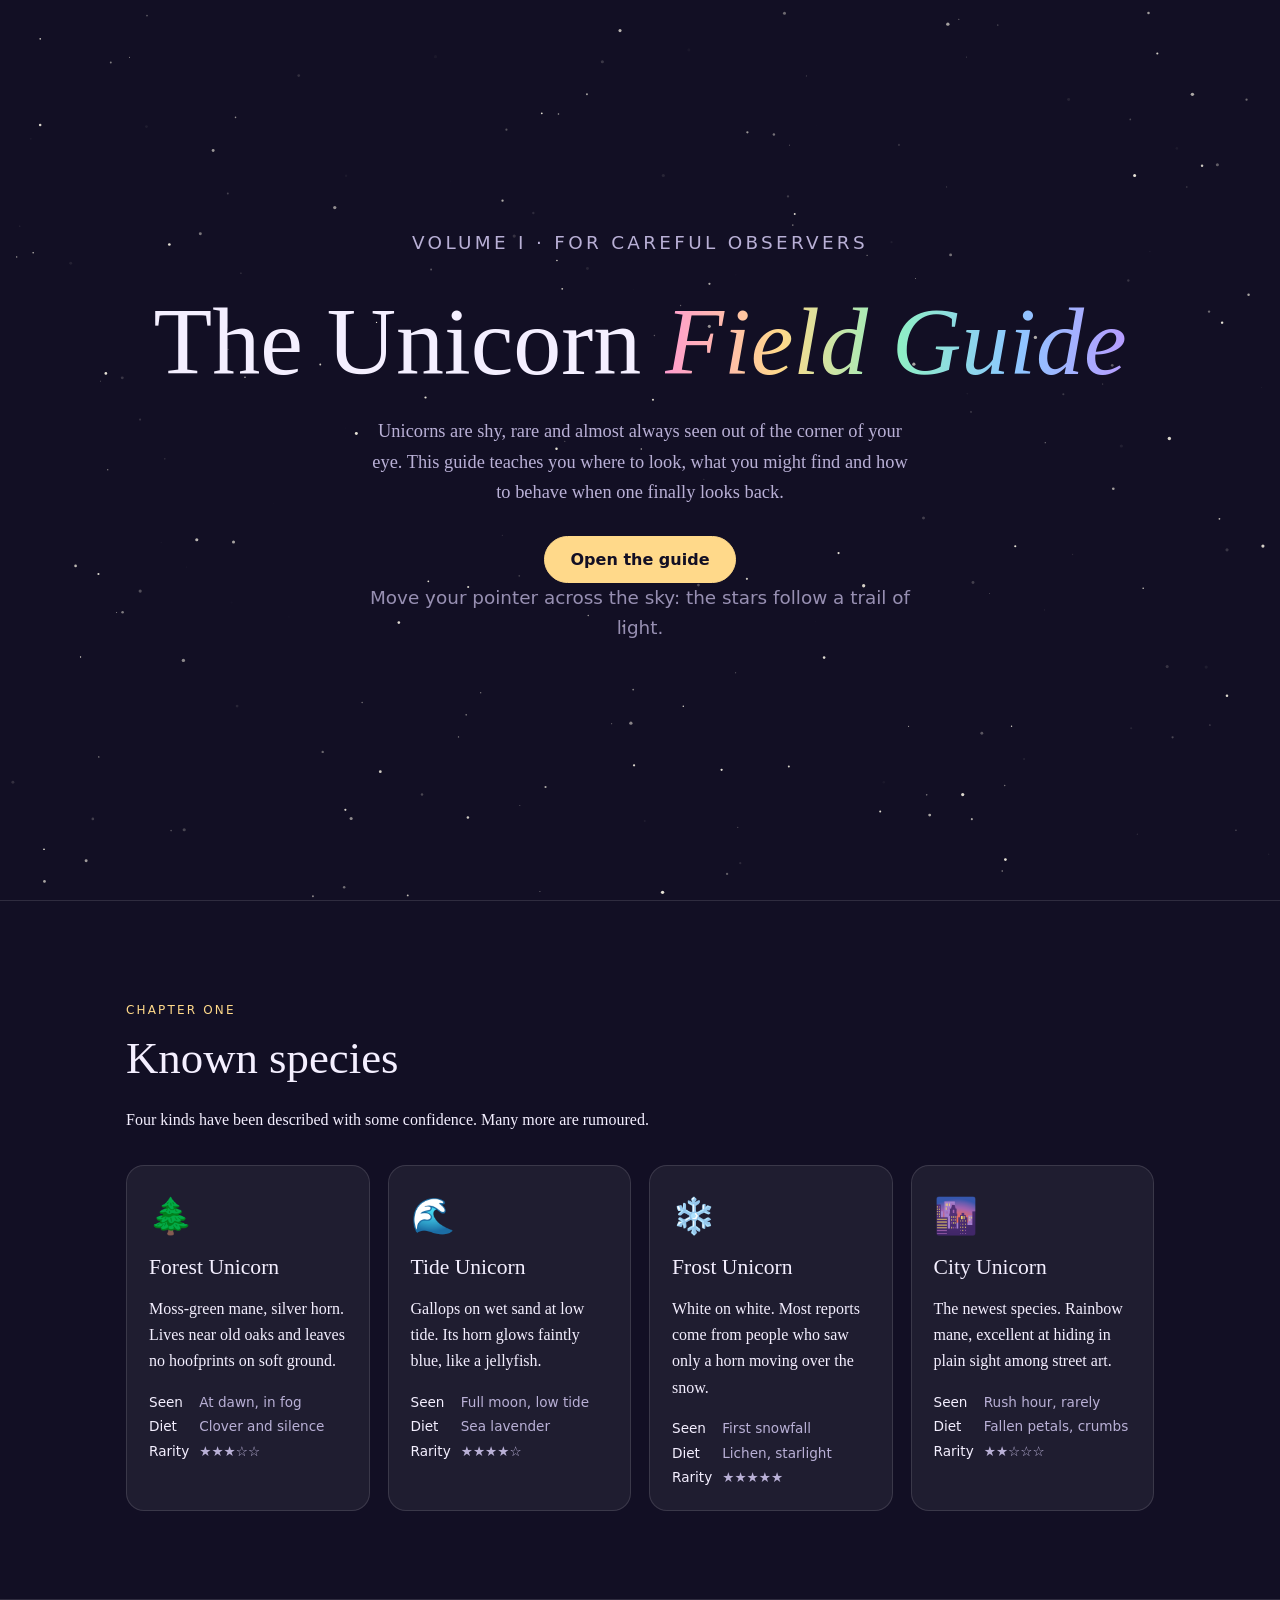
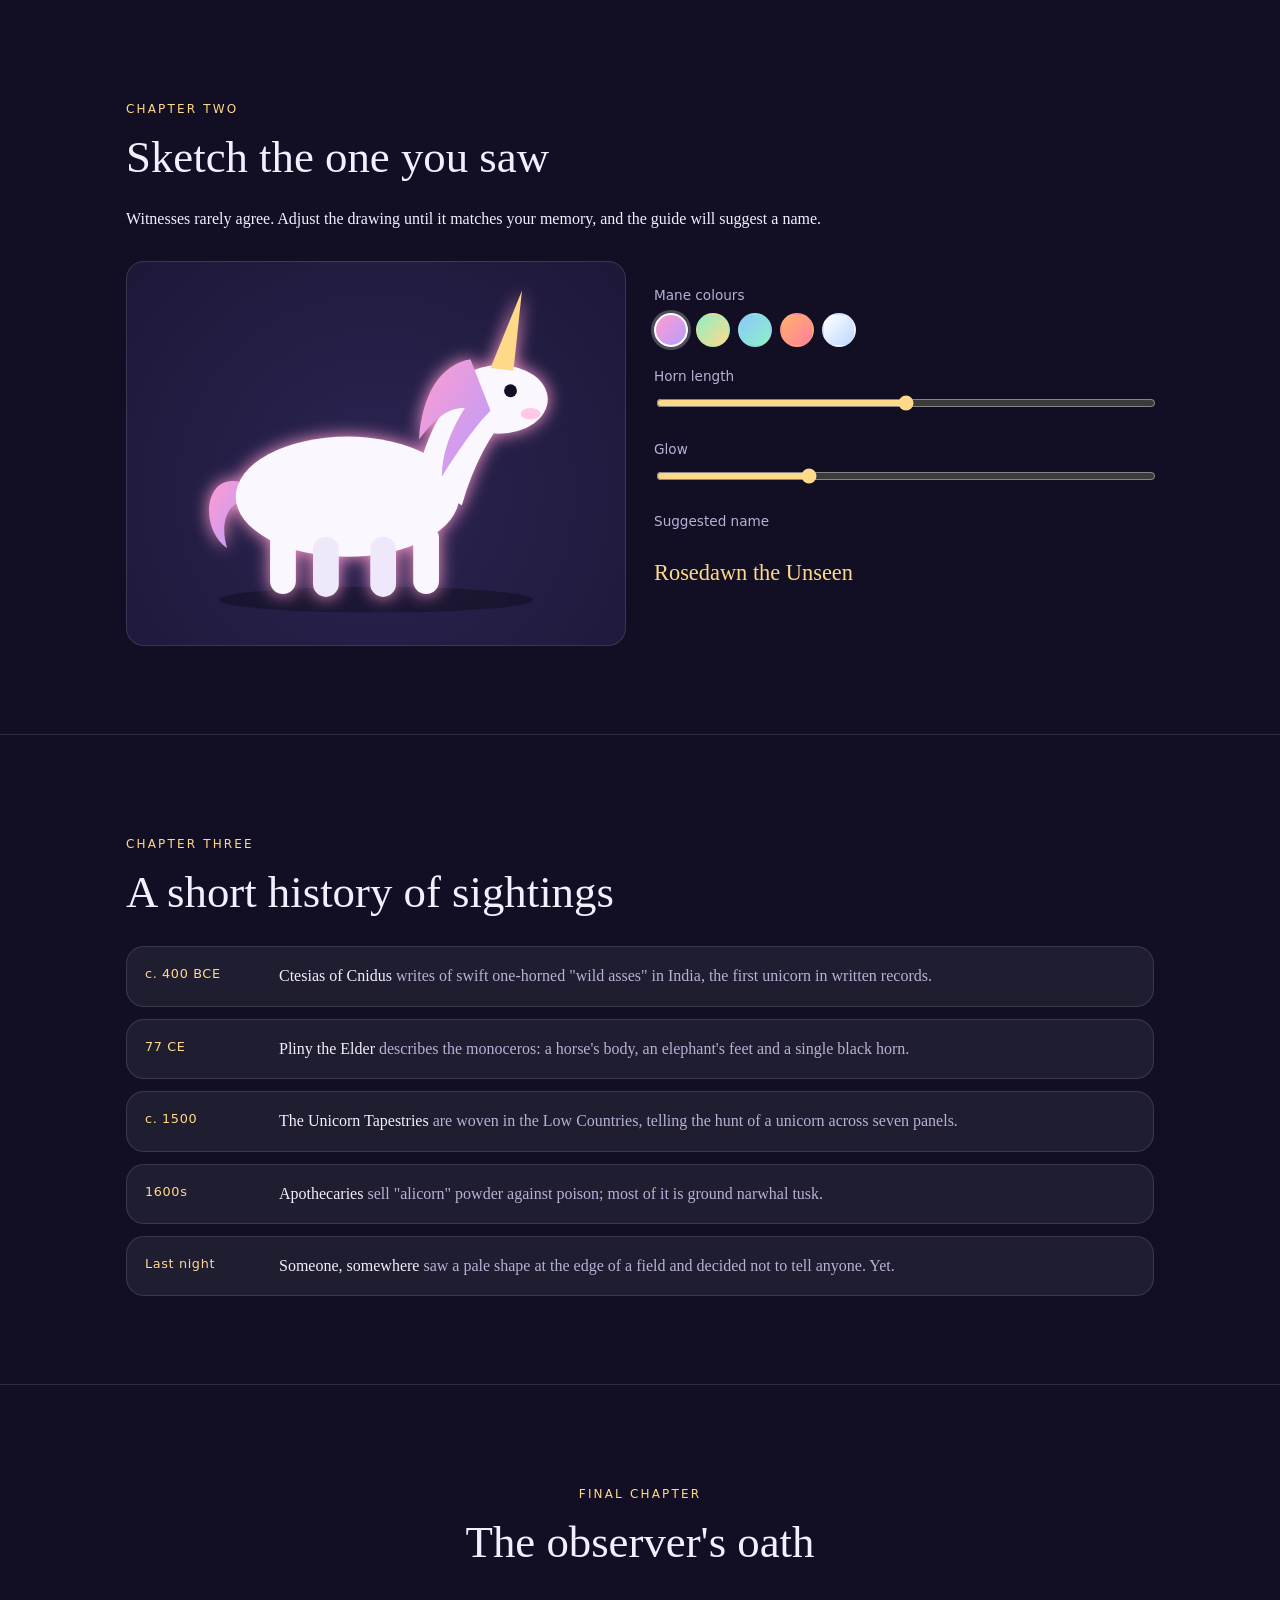
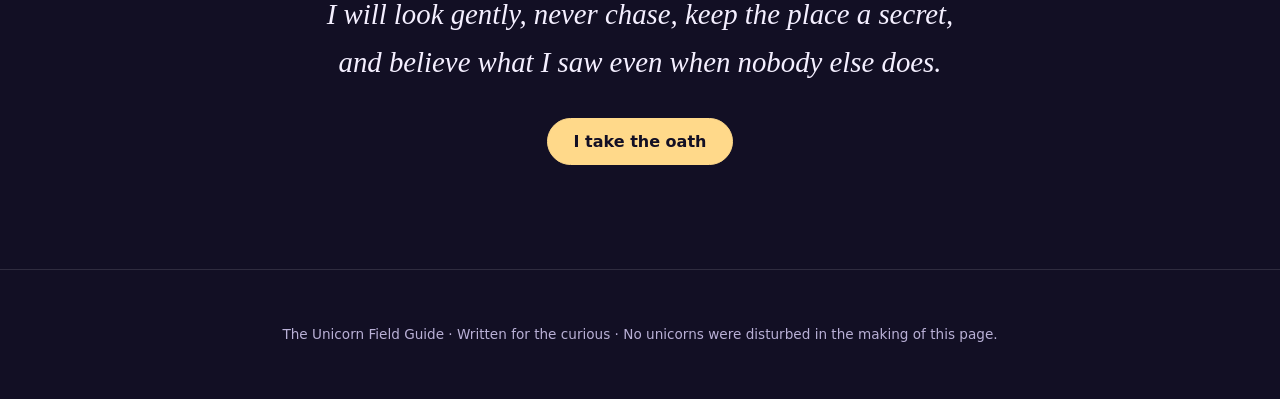
<file: site/entries/claude-opus-5-5/index.html>
<!doctype html>
<html lang="en">
<head>
<meta charset="utf-8">
<meta name="viewport" content="width=device-width, initial-scale=1">
<title>The Unicorn Field Guide</title>
<style>
  :root {
    --night: #120f24;
    --night-2: #1d1838;
    --text: #f4efff;
    --muted: #b9b0d6;
    --gold: #ffd98a;
    --pink: #ff9ccf;
    --mint: #8ff0c4;
    --sky: #8cc8ff;
    --violet: #b79cff;
    --card: rgba(255, 255, 255, 0.06);
    --line: rgba(255, 255, 255, 0.12);
    --radius: 18px;
  }

  * { box-sizing: border-box; }
  html { scroll-behavior: smooth; }
  body {
    margin: 0;
    font-family: Georgia, "Times New Roman", serif;
    background: var(--night);
    color: var(--text);
    line-height: 1.65;
    overflow-x: hidden;
  }
  a { color: var(--gold); }
  .wrap { max-width: 1060px; margin: 0 auto; padding: 0 16px; }
  .label { font-family: system-ui, sans-serif; font-size: .75rem; letter-spacing: .18em; text-transform: uppercase; color: var(--gold); }
  h1, h2, h3 { font-weight: normal; line-height: 1.15; margin: 0 0 .5em; }
  h2 { font-size: clamp(1.9rem, 4.5vw, 2.8rem); }
  section { padding: 88px 0; border-top: 1px solid var(--line); }

  /* Night sky canvas behind the hero */
  .hero { position: relative; min-height: 100vh; display: grid; place-items: center; text-align: center; overflow: hidden; }
  #sky { position: absolute; inset: 0; width: 100%; height: 100%; }
  .hero-content { position: relative; z-index: 1; padding: 0 16px; }
  .hero h1 { font-size: clamp(2.8rem, 9vw, 6rem); margin: .2em 0; }
  .hero h1 em { font-style: italic; background: linear-gradient(90deg, var(--pink), var(--gold), var(--mint), var(--sky), var(--violet)); -webkit-background-clip: text; background-clip: text; color: transparent; }
  .hero p { max-width: 34rem; margin: 0 auto 1.8rem; color: var(--muted); font-size: 1.15rem; }
  .hint { font-family: system-ui, sans-serif; font-size: .85rem; color: var(--muted); opacity: .8; }

  .button {
    display: inline-block; padding: .8rem 1.6rem; border-radius: 999px; border: 1px solid var(--gold);
    color: var(--night); background: var(--gold); font: 600 1rem system-ui, sans-serif; text-decoration: none; cursor: pointer;
    transition: transform .2s ease, box-shadow .2s ease;
  }
  .button:hover, .button:focus-visible { transform: translateY(-2px); box-shadow: 0 0 24px rgba(255, 217, 138, .45); }
  .button--ghost { background: transparent; color: var(--gold); }

  /* Species cards */
  .species { display: grid; grid-template-columns: repeat(auto-fit, minmax(min(100%, 230px), 1fr)); gap: 18px; margin-top: 32px; }
  .species article { background: var(--card); border: 1px solid var(--line); border-radius: var(--radius); padding: 22px; }
  .species .icon { font-size: 2.2rem; }
  .species h3 { font-size: 1.35rem; margin-top: .4em; }
  .species dl { margin: .8em 0 0; font-family: system-ui, sans-serif; font-size: .85rem; display: grid; grid-template-columns: auto 1fr; gap: 2px 10px; color: var(--muted); }
  .species dt { color: var(--text); }
  .species dd { margin: 0; }

  /* Unicorn builder */
  .builder { display: grid; grid-template-columns: repeat(auto-fit, minmax(min(100%, 320px), 1fr)); gap: 28px; align-items: center; margin-top: 28px; }
  .stage { background: radial-gradient(circle at 50% 60%, #2b2452, var(--night-2)); border: 1px solid var(--line); border-radius: var(--radius); padding: 20px; }
  .stage svg { width: 100%; height: auto; display: block; }
  .controls { display: grid; gap: 18px; font-family: system-ui, sans-serif; }
  .control span { display: block; font-size: .85rem; color: var(--muted); margin-bottom: 6px; }
  .swatches { display: flex; flex-wrap: wrap; gap: 8px; }
  .swatch { width: 34px; height: 34px; border-radius: 50%; border: 2px solid transparent; cursor: pointer; }
  .swatch[aria-pressed="true"] { border-color: #fff; box-shadow: 0 0 0 3px rgba(255, 255, 255, .25); }
  input[type="range"] { width: 100%; accent-color: var(--gold); }
  .namecard { font-family: Georgia, serif; font-size: 1.4rem; color: var(--gold); min-height: 2em; }

  /* Sightings log */
  .log { list-style: none; padding: 0; margin: 28px 0 0; display: grid; gap: 12px; }
  .log li { display: grid; grid-template-columns: 7.5rem 1fr; gap: 14px; padding: 16px 18px; background: var(--card); border: 1px solid var(--line); border-radius: var(--radius); }
  .log time { font-family: system-ui, sans-serif; font-size: .8rem; color: var(--gold); letter-spacing: .05em; }
  .log p { margin: 0; color: var(--muted); }
  .log strong { color: var(--text); font-weight: normal; }

  /* Oath */
  .oath { text-align: center; }
  .oath blockquote { font-size: clamp(1.3rem, 3vw, 1.8rem); font-style: italic; max-width: 40rem; margin: 1rem auto 2rem; }
  .oath .count { font-family: system-ui, sans-serif; color: var(--muted); margin-top: 1rem; }

  footer { padding: 40px 0; border-top: 1px solid var(--line); text-align: center; font-family: system-ui, sans-serif; font-size: .85rem; color: var(--muted); }

  @media (max-width: 520px) { .log li { grid-template-columns: 1fr; gap: 4px; } }
  @media (prefers-reduced-motion: reduce) { html { scroll-behavior: auto; } .button { transition: none; } }
</style>
</head>
<body>

<header class="hero">
  <canvas id="sky" aria-hidden="true"></canvas>
  <div class="hero-content">
    <p class="label">Volume I · For careful observers</p>
    <h1>The Unicorn <em>Field Guide</em></h1>
    <p>Unicorns are shy, rare and almost always seen out of the corner of your eye. This guide teaches you where to look, what you might find and how to behave when one finally looks back.</p>
    <a class="button" href="#species">Open the guide</a>
    <p class="hint">Move your pointer across the sky: the stars follow a trail of light.</p>
  </div>
</header>

<main>
  <section id="species">
    <div class="wrap">
      <p class="label">Chapter one</p>
      <h2>Known species</h2>
      <p>Four kinds have been described with some confidence. Many more are rumoured.</p>
      <div class="species">
        <article>
          <div class="icon" aria-hidden="true">🌲</div>
          <h3>Forest Unicorn</h3>
          <p>Moss-green mane, silver horn. Lives near old oaks and leaves no hoofprints on soft ground.</p>
          <dl><dt>Seen</dt><dd>At dawn, in fog</dd><dt>Diet</dt><dd>Clover and silence</dd><dt>Rarity</dt><dd>★★★☆☆</dd></dl>
        </article>
        <article>
          <div class="icon" aria-hidden="true">🌊</div>
          <h3>Tide Unicorn</h3>
          <p>Gallops on wet sand at low tide. Its horn glows faintly blue, like a jellyfish.</p>
          <dl><dt>Seen</dt><dd>Full moon, low tide</dd><dt>Diet</dt><dd>Sea lavender</dd><dt>Rarity</dt><dd>★★★★☆</dd></dl>
        </article>
        <article>
          <div class="icon" aria-hidden="true">❄️</div>
          <h3>Frost Unicorn</h3>
          <p>White on white. Most reports come from people who saw only a horn moving over the snow.</p>
          <dl><dt>Seen</dt><dd>First snowfall</dd><dt>Diet</dt><dd>Lichen, starlight</dd><dt>Rarity</dt><dd>★★★★★</dd></dl>
        </article>
        <article>
          <div class="icon" aria-hidden="true">🌆</div>
          <h3>City Unicorn</h3>
          <p>The newest species. Rainbow mane, excellent at hiding in plain sight among street art.</p>
          <dl><dt>Seen</dt><dd>Rush hour, rarely</dd><dt>Diet</dt><dd>Fallen petals, crumbs</dd><dt>Rarity</dt><dd>★★☆☆☆</dd></dl>
        </article>
      </div>
    </div>
  </section>

  <section id="builder">
    <div class="wrap">
      <p class="label">Chapter two</p>
      <h2>Sketch the one you saw</h2>
      <p>Witnesses rarely agree. Adjust the drawing until it matches your memory, and the guide will suggest a name.</p>
      <div class="builder">
        <div class="stage">
          <svg viewBox="0 0 320 240" role="img" aria-label="Your unicorn sketch">
            <defs>
              <linearGradient id="maneGradient" x1="0" y1="0" x2="1" y2="1">
                <stop id="maneStop1" offset="0" stop-color="#ff9ccf"/><stop id="maneStop2" offset="1" stop-color="#b79cff"/>
              </linearGradient>
            </defs>
            <ellipse cx="160" cy="222" rx="110" ry="9" fill="rgba(0,0,0,.3)"/>
            <g id="unicorn">
              <path d="M66 140 C40 132 36 172 56 186 C50 166 58 152 72 152 Z" fill="url(#maneGradient)"/>
              <ellipse cx="140" cy="150" rx="78" ry="42" fill="#fbf7ff"/>
              <rect x="86" y="170" width="18" height="48" rx="9" fill="#fbf7ff"/>
              <rect x="116" y="178" width="18" height="42" rx="9" fill="#efe8fb"/>
              <rect x="156" y="178" width="18" height="42" rx="9" fill="#efe8fb"/>
              <rect x="186" y="170" width="18" height="48" rx="9" fill="#fbf7ff"/>
              <path d="M188 138 C196 104 208 82 228 70 L254 90 C240 106 228 128 220 156 Z" fill="#fbf7ff"/>
              <ellipse cx="246" cy="82" rx="34" ry="24" fill="#fbf7ff"/>
              <path id="horn" d="M240 60 L262 6 L256 62 Z" fill="#ffd98a"/>
              <path d="M226 54 C204 58 192 80 190 110 C204 92 212 88 222 88 C212 104 206 120 206 136 C220 114 230 100 240 90 Z" fill="url(#maneGradient)"/>
              <circle cx="254" cy="76" r="4.5" fill="#120f24"/>
              <ellipse cx="268" cy="92" rx="7" ry="4" fill="#ffc8e6"/>
            </g>
          </svg>
        </div>
        <div class="controls">
          <div class="control">
            <span id="mane-label">Mane colours</span>
            <div class="swatches" role="group" aria-labelledby="mane-label" id="mane-swatches"></div>
          </div>
          <label class="control">
            <span>Horn length</span>
            <input type="range" id="horn-length" min="0.6" max="1.4" step="0.05" value="1">
          </label>
          <label class="control">
            <span>Glow</span>
            <input type="range" id="glow" min="0" max="20" step="1" value="6">
          </label>
          <div class="control">
            <span>Suggested name</span>
            <p class="namecard" id="unicorn-name" aria-live="polite"></p>
          </div>
        </div>
      </div>
    </div>
  </section>

  <section id="sightings">
    <div class="wrap">
      <p class="label">Chapter three</p>
      <h2>A short history of sightings</h2>
      <ol class="log">
        <li><time>c. 400 BCE</time><p><strong>Ctesias of Cnidus</strong> writes of swift one-horned "wild asses" in India, the first unicorn in written records.</p></li>
        <li><time>77 CE</time><p><strong>Pliny the Elder</strong> describes the monoceros: a horse's body, an elephant's feet and a single black horn.</p></li>
        <li><time>c. 1500</time><p><strong>The Unicorn Tapestries</strong> are woven in the Low Countries, telling the hunt of a unicorn across seven panels.</p></li>
        <li><time>1600s</time><p><strong>Apothecaries</strong> sell "alicorn" powder against poison; most of it is ground narwhal tusk.</p></li>
        <li><time>Last night</time><p><strong>Someone, somewhere</strong> saw a pale shape at the edge of a field and decided not to tell anyone. Yet.</p></li>
      </ol>
    </div>
  </section>

  <section id="oath" class="oath">
    <div class="wrap">
      <p class="label">Final chapter</p>
      <h2>The observer's oath</h2>
      <blockquote>I will look gently, never chase, keep the place a secret, and believe what I saw even when nobody else does.</blockquote>
      <button class="button" type="button" id="oath-button">I take the oath</button>
      <p class="count" id="oath-count" aria-live="polite"></p>
    </div>
  </section>
</main>

<footer>
  <p>The Unicorn Field Guide · Written for the curious · No unicorns were disturbed in the making of this page.</p>
</footer>

<script>
  // ---------- Night sky: twinkling stars plus a light trail that follows the pointer ----------
  const canvas = document.getElementById("sky");
  const ctx = canvas.getContext("2d");
  const reduceMotion = window.matchMedia("(prefers-reduced-motion: reduce)").matches;
  let stars = [];
  const trail = [];

  function resizeSky() {
    const ratio = window.devicePixelRatio || 1;
    canvas.width = canvas.offsetWidth * ratio;
    canvas.height = canvas.offsetHeight * ratio;
    ctx.setTransform(ratio, 0, 0, ratio, 0, 0);
    const count = Math.round((canvas.offsetWidth * canvas.offsetHeight) / 5000);
    stars = Array.from({ length: count }, () => ({
      x: Math.random() * canvas.offsetWidth,
      y: Math.random() * canvas.offsetHeight,
      r: Math.random() * 1.4 + 0.3,
      phase: Math.random() * Math.PI * 2,
    }));
  }

  function drawSky(time) {
    ctx.clearRect(0, 0, canvas.offsetWidth, canvas.offsetHeight);
    for (const s of stars) {
      const alpha = reduceMotion ? 0.8 : 0.45 + 0.45 * Math.sin(time / 900 + s.phase);
      ctx.fillStyle = `rgba(255, 250, 235, ${alpha})`;
      ctx.beginPath();
      ctx.arc(s.x, s.y, s.r, 0, Math.PI * 2);
      ctx.fill();
    }
    // Fading rainbow trail
    trail.forEach((p, i) => {
      p.life -= 0.02;
      ctx.fillStyle = `hsla(${(p.hue + i * 4) % 360}, 90%, 75%, ${Math.max(p.life, 0)})`;
      ctx.beginPath();
      ctx.arc(p.x, p.y, 3 * p.life + 0.5, 0, Math.PI * 2);
      ctx.fill();
    });
    while (trail.length && trail[0].life <= 0) trail.shift();
    if (!reduceMotion) requestAnimationFrame(drawSky);
  }

  canvas.parentElement.addEventListener("pointermove", (event) => {
    const box = canvas.getBoundingClientRect();
    trail.push({ x: event.clientX - box.left, y: event.clientY - box.top, life: 1, hue: (performance.now() / 10) % 360 });
    if (trail.length > 80) trail.shift();
  });
  window.addEventListener("resize", resizeSky);
  resizeSky();
  requestAnimationFrame(drawSky);

  // ---------- Unicorn builder ----------
  const MANES = [
    { name: "Dawn", colors: ["#ff9ccf", "#b79cff"], word: "Rosedawn" },
    { name: "Meadow", colors: ["#8ff0c4", "#ffd98a"], word: "Clovermist" },
    { name: "Tide", colors: ["#8cc8ff", "#8ff0c4"], word: "Seaglass" },
    { name: "Ember", colors: ["#ffb36b", "#ff7e9c"], word: "Emberwisp" },
    { name: "Frost", colors: ["#ffffff", "#bcd7ff"], word: "Snowhush" },
  ];
  const SUFFIXES = ["of the Low Moon", "the Unseen", "Who Walks on Dew", "of the Quiet Field", "the Bright-Horned"];
  const swatchBox = document.getElementById("mane-swatches");
  const hornInput = document.getElementById("horn-length");
  const glowInput = document.getElementById("glow");
  const nameOutput = document.getElementById("unicorn-name");
  let maneIndex = 0;

  MANES.forEach((mane, i) => {
    const button = document.createElement("button");
    button.type = "button";
    button.className = "swatch";
    button.style.background = `linear-gradient(135deg, ${mane.colors[0]}, ${mane.colors[1]})`;
    button.setAttribute("aria-label", `${mane.name} mane`);
    button.addEventListener("click", () => { maneIndex = i; updateUnicorn(); });
    swatchBox.append(button);
  });

  function updateUnicorn() {
    const mane = MANES[maneIndex];
    document.getElementById("maneStop1").setAttribute("stop-color", mane.colors[0]);
    document.getElementById("maneStop2").setAttribute("stop-color", mane.colors[1]);
    swatchBox.querySelectorAll(".swatch").forEach((b, i) => b.setAttribute("aria-pressed", String(i === maneIndex)));
    // Scale the horn from its base so it grows upward.
    document.getElementById("horn").setAttribute("transform", `translate(250 61) scale(1 ${hornInput.value}) translate(-250 -61)`);
    document.getElementById("unicorn").style.filter = `drop-shadow(0 0 ${glowInput.value}px ${mane.colors[0]})`;
    const suffix = SUFFIXES[Math.round(Number(hornInput.value) * 10 + Number(glowInput.value)) % SUFFIXES.length];
    nameOutput.textContent = `${mane.word} ${suffix}`;
  }
  hornInput.addEventListener("input", updateUnicorn);
  glowInput.addEventListener("input", updateUnicorn);
  updateUnicorn();

  // ---------- Observer's oath (remembered on this device) ----------
  const oathButton = document.getElementById("oath-button");
  const oathCount = document.getElementById("oath-count");
  function readOath() { try { return localStorage.getItem("unicorn-oath") === "yes"; } catch { return false; } }
  function showOath() {
    if (readOath()) {
      oathButton.textContent = "Oath taken ✓";
      oathButton.classList.add("button--ghost");
      oathCount.textContent = "Welcome, observer. Keep your eyes soft and your secrets safe.";
    }
  }
  oathButton.addEventListener("click", () => {
    try { localStorage.setItem("unicorn-oath", "yes"); } catch { /* storage may be blocked */ }
    oathButton.textContent = "Oath taken ✓";
    oathButton.classList.add("button--ghost");
    oathCount.textContent = "Welcome, observer. Keep your eyes soft and your secrets safe.";
  });
  showOath();
</script>
</body>
</html>
</file>
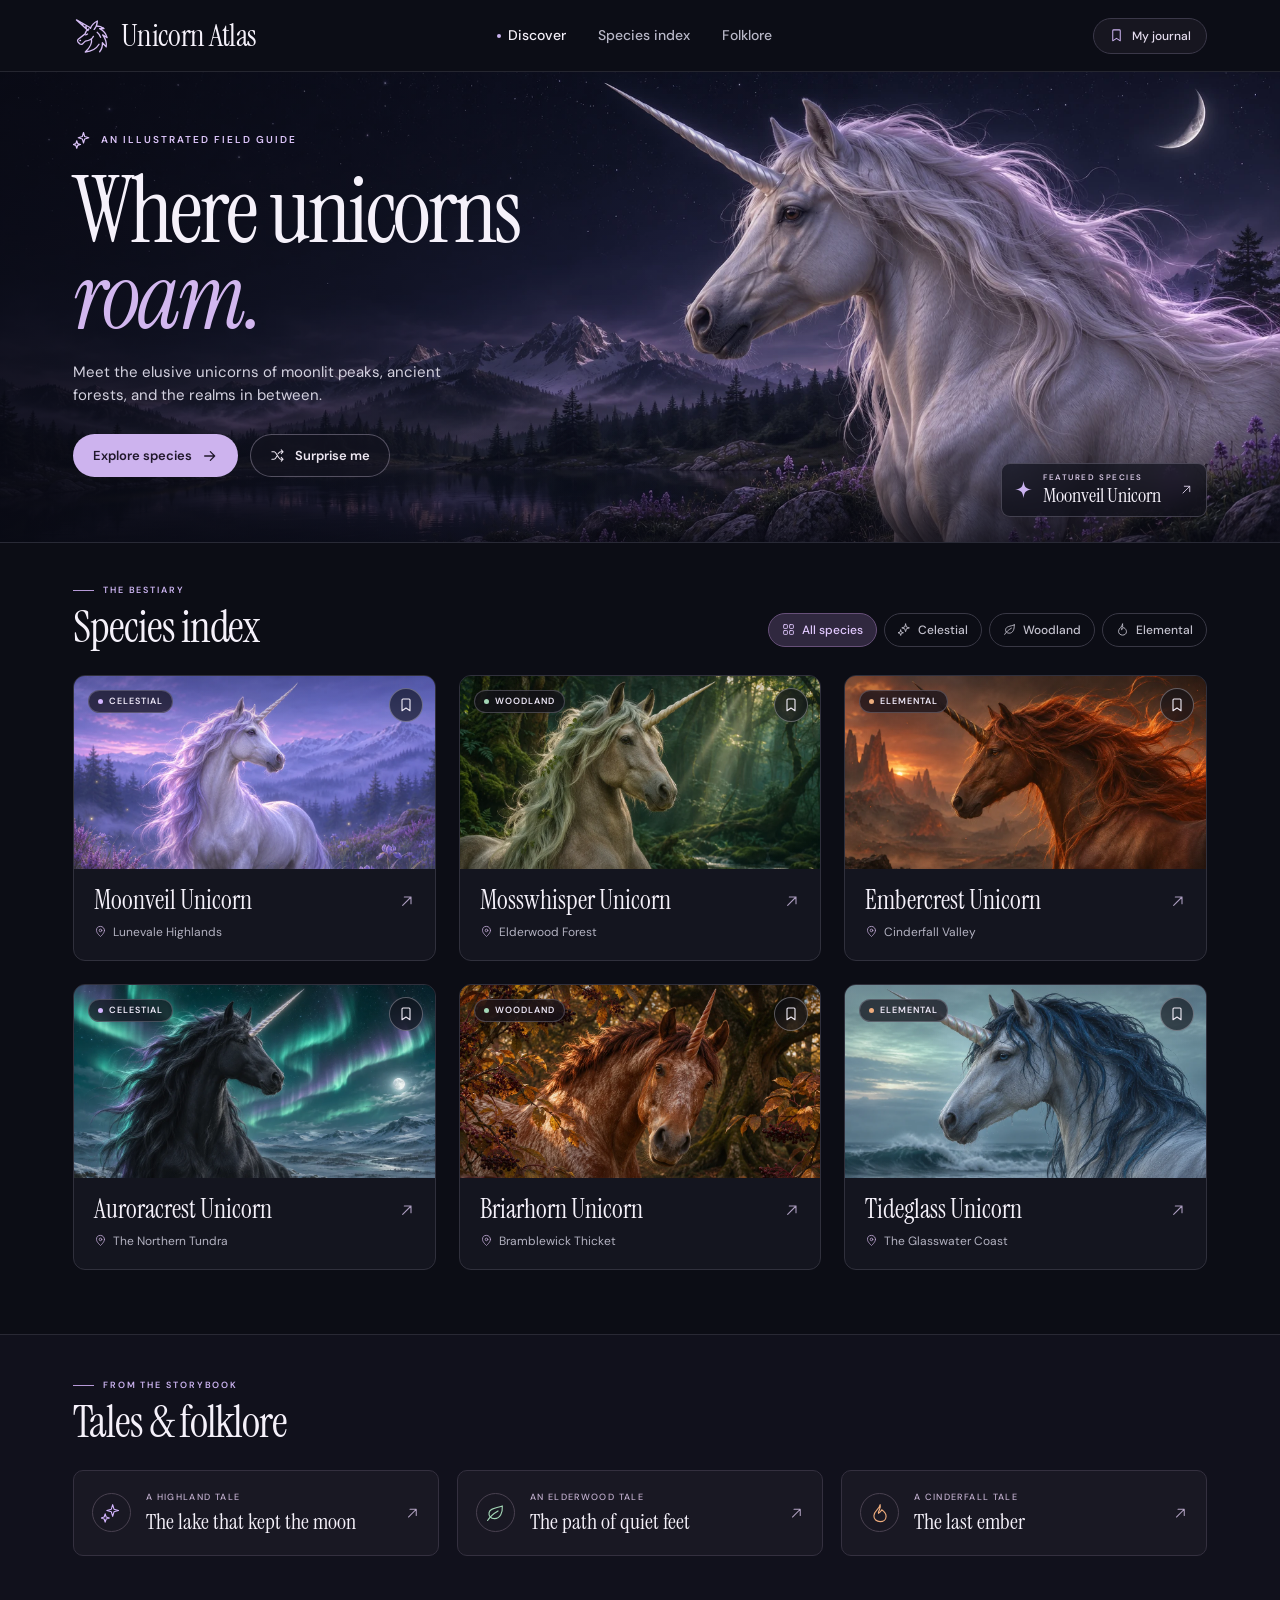
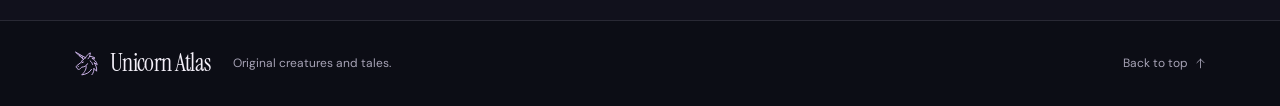
<file: site/entries/gpt-6-2-astra-max/index.html>
<!doctype html>
<html lang="en">
<head>
  <meta charset="utf-8">
  <meta name="viewport" content="width=device-width, initial-scale=1">
  <meta name="theme-color" content="#0c0d16">
  <meta name="description" content="Explore an illustrated atlas of six imagined unicorn species, their wild habitats, and the tales told about them.">
  <title>Unicorn Atlas — An illustrated field guide</title>
  <link rel="icon" href="assets/favicon.svg" type="image/svg+xml">
  <link rel="preload" href="assets/fonts/instrument-serif-latin.woff2" as="font" type="font/woff2" crossorigin>
  <link rel="preload" href="assets/fonts/instrument-serif-italic-latin.woff2" as="font" type="font/woff2" crossorigin>
  <link rel="stylesheet" href="styles.css">
  <script src="atlas.js" defer></script>
</head>
<body>
  <svg xmlns="http://www.w3.org/2000/svg" class="icon-library" aria-hidden="true">
    <defs>
      <symbol id="unicorn-mark" viewBox="0 0 48 48">
        <g fill="none" stroke="currentColor" stroke-width="1.65" stroke-linecap="round" stroke-linejoin="round">
          <path d="M19 17.1 4.4 3.7 22 13.6M12.1 9.3l.6 2.1m3.5.3.7 2.4"/>
          <path d="M22 14.4c1.4-3.6 4.9-7.4 8.8-9.3-.3 4.4-1.5 7.9-4.1 10.6"/>
          <path d="M20.2 15.1c-2.6 1.2-4.4 3.6-4.9 6.2L6.6 28c-1.3 1-.9 3.1.2 4.3l2 1.8c1.6.9 3.2.3 4.2-1.1l2.6-2.5c5.1-.7 8.3-2 10.2-6.1"/>
          <path d="M23.3 28.1c1.2 5.1-2.3 10.9-7.8 16.1 7.9-.8 14.2-4.4 17.4-9.8"/>
          <path d="M29.5 11.4c3.9-.1 7 1.1 9.6 3.1l-5.5.2c4.9 2.5 8.1 6.3 9.5 11.3l-5.7-3.5c3.4 4.4 5.3 9.8 4.5 15.2l-4.8-5.2c.4 4.2-.8 8.1-3.4 11.4"/>
          <path d="m16.1 22.6 2.3-1.1m-9.6 8.4.7-.4m21-10.2c2.5 1.8 3.6 4.2 4.4 6.4"/>
        </g>
      </symbol>
      <symbol id="i-star" viewBox="0 0 24 24"><path fill="currentColor" stroke="none" d="M12 0c1.2 8.8 3.2 10.8 12 12-8.8 1.2-10.8 3.2-12 12C10.8 15.2 8.8 13.2 0 12 8.8 10.8 10.8 8.8 12 0Z"/></symbol>
      <symbol id="i-sparkles" viewBox="0 0 24 24"><path d="m14 2 1.6 5.4L21 9l-5.4 1.6L14 16l-1.6-5.4L7 9l5.4-1.6L14 2Zm-9 11 1.2 3.8L10 18l-3.8 1.2L5 23l-1.2-3.8L0 18l3.8-1.2L5 13Z"/></symbol>
      <symbol id="i-grid" viewBox="0 0 24 24"><rect x="3" y="3" width="7" height="7" rx="1.2"/><rect x="14" y="3" width="7" height="7" rx="1.2"/><rect x="3" y="14" width="7" height="7" rx="1.2"/><rect x="14" y="14" width="7" height="7" rx="1.2"/></symbol>
      <symbol id="i-leaf" viewBox="0 0 24 24"><path d="M20.8 3.5c.4 8.1-2.3 15.3-9.4 15.3-4.7 0-7.3-3.4-6.5-7.2C6.2 6 12.8 6.4 20.8 3.5Z"/><path d="M3.1 21c2.7-4.3 6.1-7.8 12.5-11.5"/></symbol>
      <symbol id="i-flame" viewBox="0 0 24 24"><path d="M12.2 2c1.5 5-2.7 6.8-2 10.4 2-1.1 3.1-2.5 3.9-4.3 3.5 2.4 5.3 5.2 5.2 8.1-.1 3.7-3.2 6.1-7.1 6.1-4.2 0-7.7-2.8-7.5-7.1.2-5.7 6.5-7.5 7.5-13.2Z"/></symbol>
      <symbol id="i-bookmark" viewBox="0 0 24 24"><path d="M6 4.5A1.5 1.5 0 0 1 7.5 3h9A1.5 1.5 0 0 1 18 4.5v16l-6-3.9-6 3.9Z"/></symbol>
      <symbol id="i-book" viewBox="0 0 24 24"><path d="M12 5.4C8.8 3.6 5.8 3.6 2.7 4.6v14.1c3.1-1 6.1-.9 9.3 1 3.2-1.9 6.2-2 9.3-1V4.6c-3.1-1-6.1-1-9.3.8Zm0 0v14"/></symbol>
      <symbol id="i-arrow-right" viewBox="0 0 24 24"><path d="M4 12h15m-6.5-6.5L19 12l-6.5 6.5"/></symbol>
      <symbol id="i-arrow-up-right" viewBox="0 0 24 24"><path d="M5.5 18.5 18 6m-10 0h10v10"/></symbol>
      <symbol id="i-arrow-up" viewBox="0 0 24 24"><path d="M12 20V4m-6.5 6.5L12 4l6.5 6.5"/></symbol>
      <symbol id="i-arrow-left" viewBox="0 0 24 24"><path d="M20 12H5m6.5-6.5L5 12l6.5 6.5"/></symbol>
      <symbol id="i-shuffle" viewBox="0 0 24 24"><path d="M3 6h3.5c4.1 0 6.3 12 10.8 12H21m-3-3 3 3-3 3M3 18h3.5c1.6 0 3.1-2.2 4.4-4.9m2-3.8c1.4-2.2 2.7-3.3 4.4-3.3H21m-3-3 3 3-3 3"/></symbol>
      <symbol id="i-pin" viewBox="0 0 24 24"><path d="M19.4 10c0 5-7.4 11.2-7.4 11.2S4.6 15 4.6 10a7.4 7.4 0 1 1 14.8 0Z"/><circle cx="12" cy="10" r="2.4"/></symbol>
      <symbol id="i-x" viewBox="0 0 24 24"><path d="m6 6 12 12M18 6 6 18"/></symbol>
      <symbol id="i-menu" viewBox="0 0 24 24"><path d="M3.5 6.5h17m-17 5.5h17m-17 5.5h17"/></symbol>
    </defs>
  </svg>
  <a class="skip-link" href="#species">Skip to the species index</a>
  <header class="site-header">
    <div class="page-width header-inner">
      <a class="brand" href="#discover" aria-label="Unicorn Atlas home">
        <svg class="brand-mark" aria-hidden="true"><use href="#unicorn-mark"/></svg>
        <span>Unicorn Atlas</span>
      </a>
      <nav class="main-nav" id="main-nav" aria-label="Main navigation">
        <a href="#discover" aria-current="location">Discover</a>
        <a href="#species">Species index</a>
        <a href="#folklore">Folklore</a>
      </nav>
      <div class="header-actions">
        <button type="button" class="journal-button" data-journal>
          <svg class="icon" aria-hidden="true"><use href="#i-bookmark"/></svg>
          <span>My journal</span><span id="journal-count" hidden></span>
        </button>
        <button type="button" class="menu-button" aria-label="Open navigation" aria-expanded="false" aria-controls="main-nav">
          <svg class="icon" aria-hidden="true"><use href="#i-menu"/></svg>
        </button>
      </div>
    </div>
  </header>
  <main>
    <section class="hero" id="discover" aria-labelledby="hero-title">
      <img class="hero-image" src="assets/art/moonveil-night.webp" width="2041" height="770" alt="A silver unicorn overlooks a mountain lake beneath a crescent moon." fetchpriority="high">
      <div class="hero-shade"></div>
      <div class="page-width hero-inner">
        <div class="hero-copy">
          <p class="eyebrow hero-eyebrow"><svg class="icon" aria-hidden="true"><use href="#i-sparkles"/></svg> An illustrated field guide</p>
          <h1 id="hero-title">Where unicorns<br><em>roam.</em></h1>
          <p class="hero-description">Meet the elusive unicorns of moonlit peaks, ancient forests, and the realms in between.</p>
          <div class="hero-actions">
            <a class="button button-primary" href="#species">Explore species <svg class="icon" aria-hidden="true"><use href="#i-arrow-right"/></svg></a>
            <button class="button button-secondary" type="button" data-surprise><svg class="icon" aria-hidden="true"><use href="#i-shuffle"/></svg> Surprise me</button>
          </div>
        </div>
        <button class="featured-link" type="button" data-species="moonveil" aria-label="View featured species, Moonveil Unicorn">
          <span class="featured-spark"><svg class="icon" aria-hidden="true"><use href="#i-star"/></svg></span>
          <span class="featured-text"><span class="featured-label">Featured species</span><span class="featured-name">Moonveil Unicorn</span></span>
          <svg class="icon featured-arrow" aria-hidden="true"><use href="#i-arrow-up-right"/></svg>
        </button>
      </div>
    </section>
    <section class="index-section page-width" id="species" aria-labelledby="index-title">
      <div class="section-bar">
        <div>
          <p class="eyebrow section-eyebrow">The bestiary</p>
          <h2 id="index-title">Species index</h2>
        </div>
        <div class="realm-filters" role="group" aria-label="Filter species by realm">
          <button type="button" class="filter" data-filter="All" aria-pressed="true"><svg class="icon" aria-hidden="true"><use href="#i-grid"/></svg>All species</button>
          <button type="button" class="filter" data-filter="Celestial" aria-pressed="false"><svg class="icon" aria-hidden="true"><use href="#i-sparkles"/></svg>Celestial</button>
          <button type="button" class="filter" data-filter="Woodland" aria-pressed="false"><svg class="icon" aria-hidden="true"><use href="#i-leaf"/></svg>Woodland</button>
          <button type="button" class="filter" data-filter="Elemental" aria-pressed="false"><svg class="icon" aria-hidden="true"><use href="#i-flame"/></svg>Elemental</button>
        </div>
      </div>
      <p id="filter-status" class="sr-only" role="status"></p>
      <div class="species-grid" id="species-grid"></div>
      <noscript><p>Meet the Moonveil, Mosswhisper, Embercrest, Auroracrest, Tideglass, and Briarhorn unicorns. Enable JavaScript to browse their illustrated field notes.</p></noscript>
    </section>
    <section class="folklore-section" id="folklore" aria-labelledby="folklore-title">
      <div class="page-width">
        <div class="section-bar">
          <div>
            <p class="eyebrow section-eyebrow">From the storybook</p>
            <h2 id="folklore-title">Tales &amp; folklore</h2>
          </div>
        </div>
        <div class="tale-grid" id="tale-grid"></div>
      </div>
    </section>
  </main>
  <footer>
    <div class="page-width footer-inner">
      <a class="brand footer-brand" href="#discover"><svg class="brand-mark" aria-hidden="true"><use href="#unicorn-mark"/></svg><span>Unicorn Atlas</span></a>
      <p>Original creatures and tales.</p>
      <a href="#discover" class="back-top">Back to top <svg class="icon" aria-hidden="true"><use href="#i-arrow-up"/></svg></a>
    </div>
  </footer>
  <dialog id="reader" aria-labelledby="reader-title">
    <div class="reader-content" id="reader-content"></div>
    <button class="reader-close round-button" aria-label="Close dialog" type="button" autofocus><svg class="icon" aria-hidden="true"><use href="#i-x"/></svg></button>
  </dialog>
  <div class="toast" id="toast" role="status" aria-live="polite"></div>
</body>
</html>
</file>
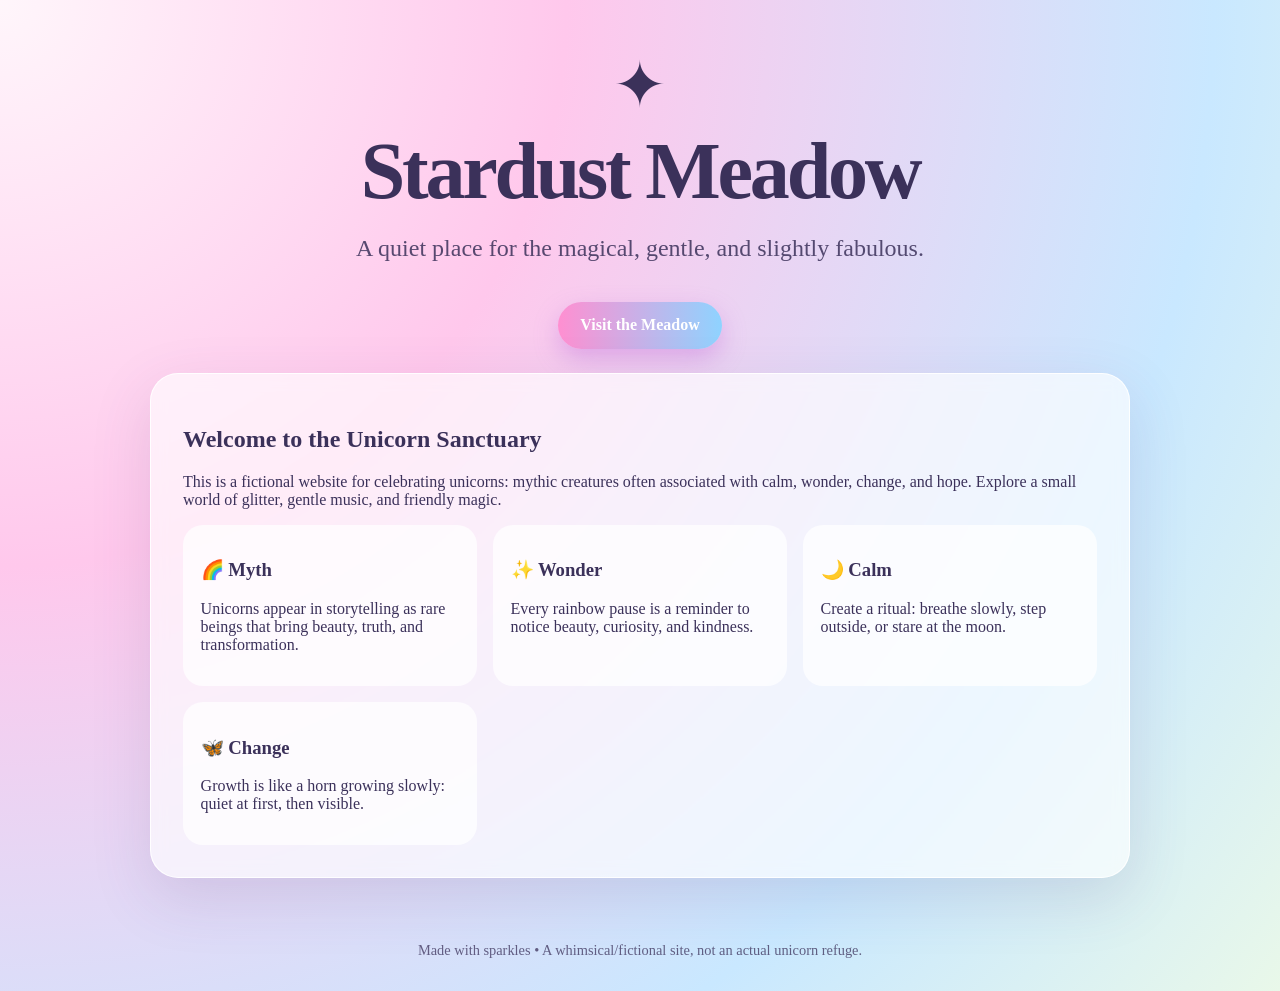
<file: site/entries/inkling-2-mini-q4km/index.html>
<!doctype html>
<html lang="en">
<head>
<meta charset="UTF-8" />
<meta name="viewport" content="width=device-width, initial-scale=1" />
<title>Stardust Meadow — A Unicorn Website</title>
<style>
  :root { --pink:#ffc8ec; --blue:#c9e8ff; --gold:#ffe08a; --ink:#3b315a; }
  * { box-sizing: border-box; }
  body {
    margin: 0; font-family: Georgia, serif; color: var(--ink);
    background: radial-gradient(circle at top left, #fff6fb 0, var(--pink) 35%, var(--blue) 75%, #e9f8e9 100%);
    min-height: 100vh;
  }
  header { text-align:center; padding: 3rem 1rem 1.5rem; }
  .moon { font-size: 4rem; }
  h1 { font-size: clamp(2.5rem, 8vw, 5rem); line-height: 1; margin: .5rem 0; letter-spacing: -0.04em; }
  .tagline { font-size: clamp(1.1rem, 3vw, 1.5rem); opacity: .85; }
  .card { max-width: 980px; margin: 0 auto 2rem; padding: 2rem; background: rgba(255,255,255,.65); border: 1px solid rgba(255,255,255,.9); border-radius: 28px; box-shadow: 0 20px 60px rgba(91,65,130,.15); backdrop-filter: blur(8px); }
  .grid { display:grid; grid-template-columns: repeat(auto-fit, minmax(220px, 1fr)); gap: 1rem; }
  .tile { padding: 1rem 1.1rem; border-radius: 20px; background: rgba(255,255,255,.72); }
  .sparkle { color:#b85fd6; font-weight:bold; }
  a.button { display:inline-block; text-decoration:none; margin-top: 1rem; padding: .9rem 1.4rem; border-radius: 999px; background: linear-gradient(90deg, #ff8fd1, #8fd3ff); color: white; font-weight:700; box-shadow: 0 10px 25px rgba(184,95,214,.35); }
  footer { text-align:center; padding: 2rem; font-size: .9rem; opacity: .75; }
</style>
</head>
<body>
  <header>
    <div class="moon">✦</div>
    <h1>Stardust Meadow</h1>
    <p class="tagline">A quiet place for the magical, gentle, and slightly fabulous.</p>
    <a class="button" href="#visit">Visit the Meadow</a>
  </header>

  <main class="card" id="visit">
    <h2>Welcome to the Unicorn Sanctuary</h2>
    <p>This is a fictional website for celebrating unicorns: mythic creatures often associated with calm, wonder, change, and hope. Explore a small world of glitter, gentle music, and friendly magic.</p>

    <div class="grid">
      <section class="tile"><h3>🌈 Myth</h3><p>Unicorns appear in storytelling as rare beings that bring beauty, truth, and transformation.</p></section>
      <section class="tile"><h3>✨ Wonder</h3><p>Every rainbow pause is a reminder to notice beauty, curiosity, and kindness.</p></section>
      <section class="tile"><h3>🌙 Calm</h3><p>Create a ritual: breathe slowly, step outside, or stare at the moon.</p></section>
      <section class="tile"><h3>🦋 Change</h3><p>Growth is like a horn growing slowly: quiet at first, then visible.</p></section>
    </div>
  </main>

  <footer>
    Made with sparkles • A whimsical/fictional site, not an actual unicorn refuge.
  </footer>
</body>
</html>
</file>
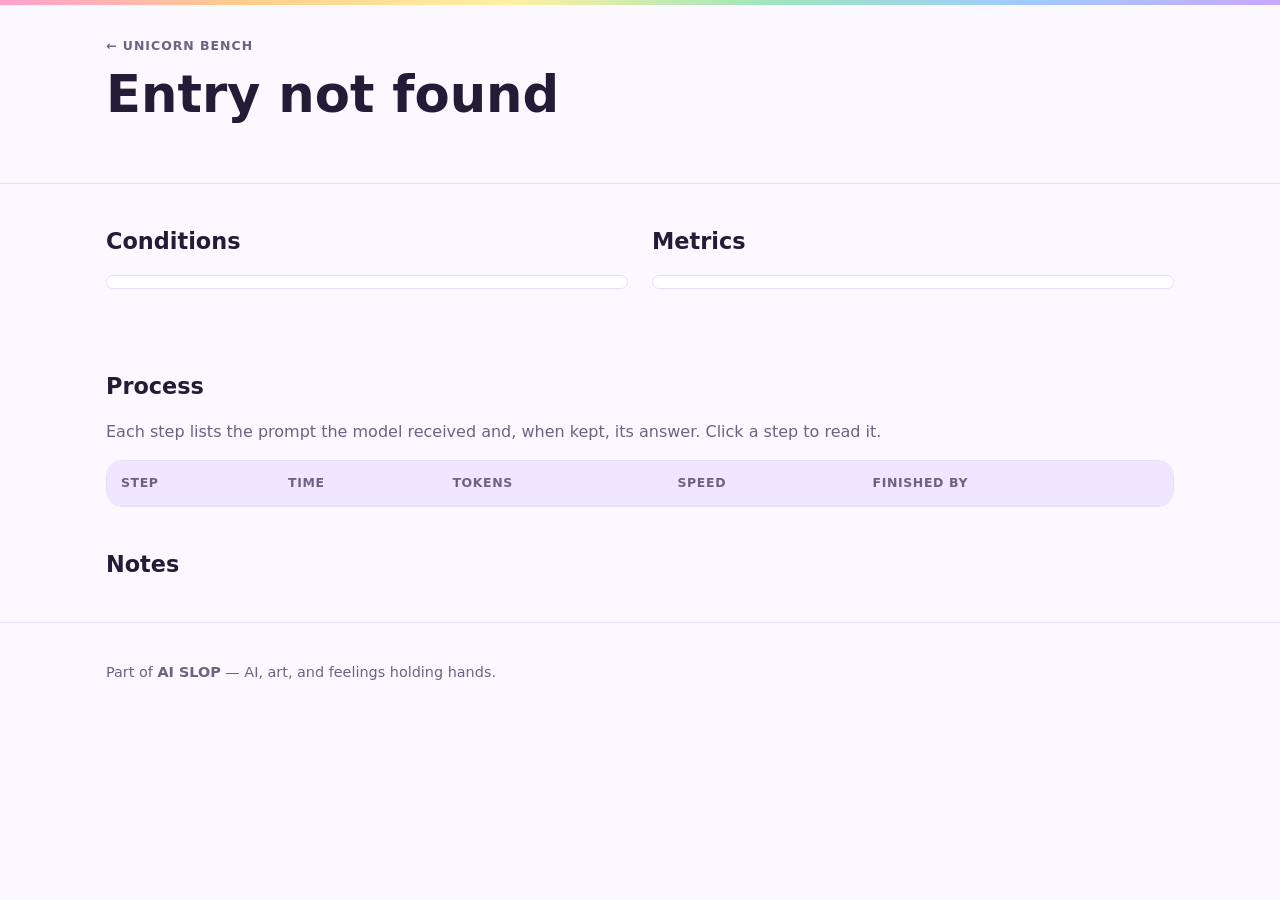
<file: site/entry.html>
<!doctype html>
<html lang="en">
<head>
<meta charset="utf-8">
<meta name="viewport" content="width=device-width, initial-scale=1">
<title>Entry · Unicorn Bench</title>
<link rel="stylesheet" href="styles.css">
</head>
<body>
<header class="site-header site-header--small">
  <div class="container">
    <p class="eyebrow"><a href="./">← Unicorn Bench</a></p>
    <h1 id="entry-title">Loading…</h1>
    <p class="lead" id="entry-maker"></p>
    <p class="actions" id="entry-actions"></p>
  </div>
</header>

<main class="container">
  <div class="detail-grid">
    <section aria-labelledby="cond-title">
      <h2 id="cond-title">Conditions</h2>
      <dl class="facts" id="entry-conditions"></dl>
    </section>
    <section aria-labelledby="metrics-title">
      <h2 id="metrics-title">Metrics</h2>
      <dl class="facts" id="entry-metrics"></dl>
    </section>
  </div>

  <section aria-labelledby="process-title">
    <h2 id="process-title">Process</h2>
    <p class="muted">Each step lists the prompt the model received and, when kept, its answer. Click a step to read it.</p>
    <div class="table-scroll">
      <table class="compare" id="steps-table">
        <thead><tr><th scope="col">Step</th><th scope="col">Time</th><th scope="col">Tokens</th><th scope="col">Speed</th><th scope="col">Finished by</th></tr></thead>
        <tbody></tbody>
      </table>
    </div>
    <div id="steps-detail"></div>
  </section>

  <section aria-labelledby="notes-title">
    <h2 id="notes-title">Notes</h2>
    <ul class="notes" id="entry-notes"></ul>
  </section>
</main>

<footer class="site-footer">
  <div class="container"><p>Part of <strong>AI SLOP</strong> — AI, art, and feelings holding hands.</p></div>
</footer>

<script src="app.js"></script>
</body>
</html>
</file>
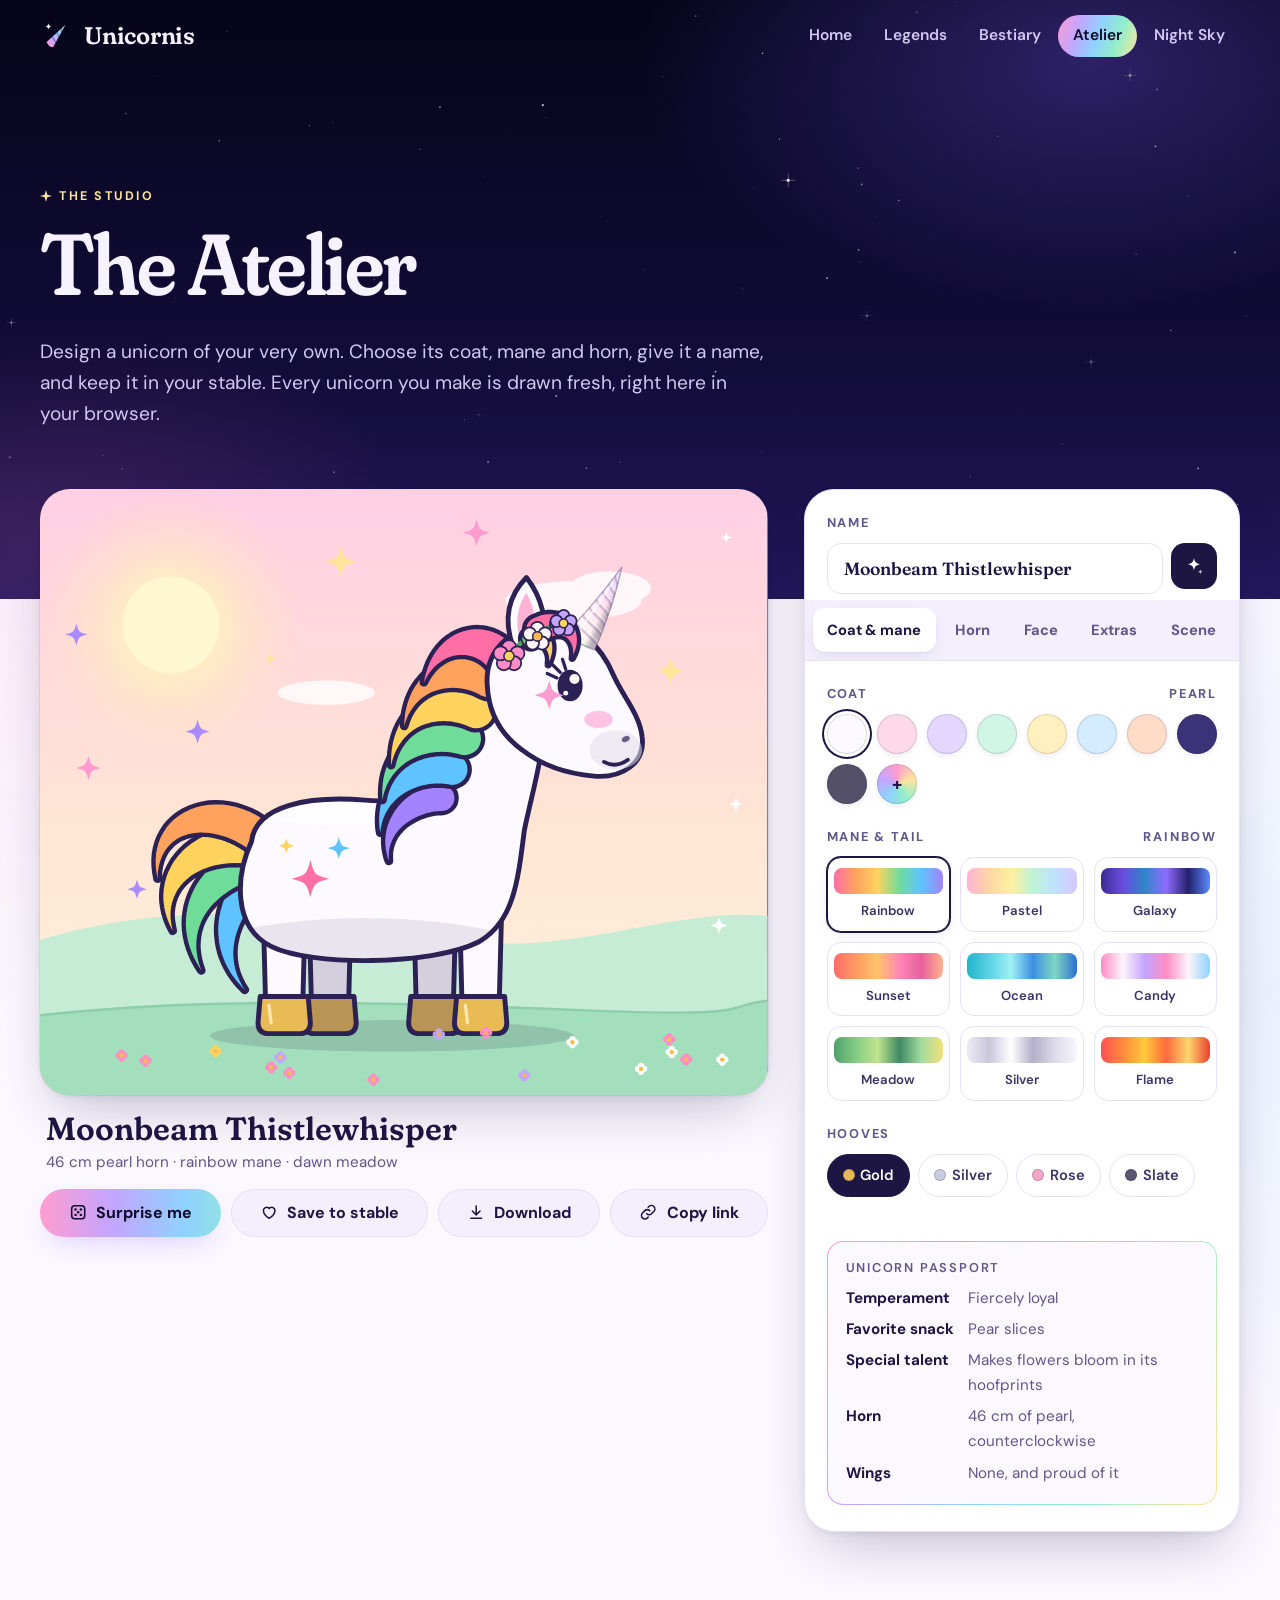
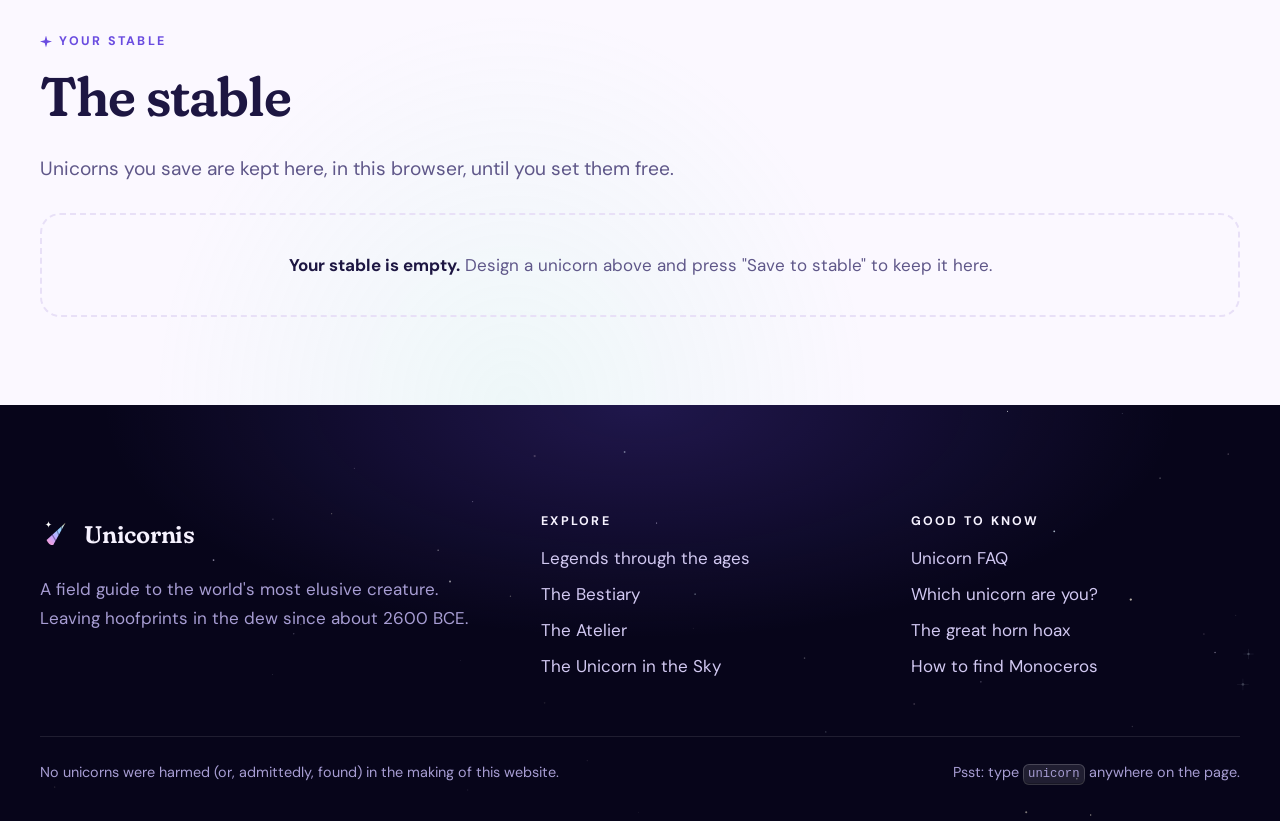
<file: site/entries/claude-opus-5-5-max/atelier.html>
<!doctype html>
<html lang="en">
<head>
  <meta charset="utf-8">
  <meta name="viewport" content="width=device-width, initial-scale=1">
  <title>The Atelier · Unicornis</title>
  <meta name="description" content="Design your own unicorn: choose its coat, mane, horn, eyes and scene, give it a name, download it and keep it in your stable.">
  <meta name="theme-color" content="#0e0a2b">
  <link rel="icon" href="img/favicon.svg" type="image/svg+xml">
  <link rel="preconnect" href="https://fonts.googleapis.com">
  <link rel="preconnect" href="https://fonts.gstatic.com" crossorigin>
  <link rel="stylesheet" href="https://fonts.googleapis.com/css2?family=DM+Sans:ital,opsz,wght@0,9..40,400..700;1,9..40,400..700&family=Fraunces:ital,opsz,wght,SOFT,WONK@0,9..144,400..800,0..100,0..1;1,9..144,400..800,0..100,0..1&display=swap">
  <link rel="stylesheet" href="css/style.css">
</head>
<body>
  <a class="skip-link" href="#main">Skip to content</a>

  <header class="site-header" data-header>
    <div class="container header-inner">
      <a class="brand" href="index.html">
        <svg class="brand-mark" viewBox="0 0 48 48" aria-hidden="true" focusable="false">
          <defs><linearGradient id="bm-h" x1="10" y1="40" x2="38" y2="8" gradientUnits="userSpaceOnUse"><stop offset="0" stop-color="#ff9ccf"/><stop offset=".35" stop-color="#c3a5ff"/><stop offset=".68" stop-color="#8fd2ff"/><stop offset="1" stop-color="#ffe49c"/></linearGradient></defs>
          <path d="M9.3 32.3 L36 8 L18.7 39.7 Q12.2 39.6 9.3 32.3 Z" fill="url(#bm-h)"/>
          <path d="M22.2 33.4 L17.3 25 M26.5 25.4 L24 18.9 M30.5 18.2 L30.1 13.3" stroke="#120d36" stroke-opacity=".4" stroke-width="1.6" stroke-linecap="round" fill="none"/>
          <path d="M12 6 C12.4 9 13.6 10.2 16.5 10.5 C13.6 10.8 12.4 12 12 15 C11.6 12 10.4 10.8 7.5 10.5 C10.4 10.2 11.6 9 12 6 Z" fill="#fff"/>
        </svg>
        <span class="brand-name">Unicornis</span>
      </a>
      <button class="nav-toggle" type="button" aria-expanded="false" aria-controls="site-nav" data-nav-toggle>
        <span class="visually-hidden">Menu</span>
        <span class="nav-toggle-bars" aria-hidden="true"></span>
      </button>
      <nav class="site-nav" id="site-nav" aria-label="Main">
        <ul>
          <li><a href="index.html">Home</a></li>
          <li><a href="legends.html">Legends</a></li>
          <li><a href="bestiary.html">Bestiary</a></li>
          <li><a href="atelier.html" aria-current="page">Atelier</a></li>
          <li><a href="sky.html">Night Sky</a></li>
        </ul>
      </nav>
    </div>
  </header>

  <main id="main">
    <section class="page-hero atelier-hero on-dark" aria-labelledby="page-title">
      <canvas class="starfield" data-starfield data-density=".9" data-seed="atelier"></canvas>
      <div class="container">
        <p class="eyebrow">The studio</p>
        <h1 id="page-title">The Atelier</h1>
        <p class="lede">Design a unicorn of your very own. Choose its coat, mane and horn, give it a name, and keep it in your stable. Every unicorn you make is drawn fresh, right here in your browser.</p>
        <noscript><p class="noscript-note">The Atelier draws unicorns with JavaScript. Please enable it to start designing.</p></noscript>
      </div>
    </section>

    <div class="section section--pearl section--tight atelier-section" style="padding-top: 0">
      <div class="container">
        <div class="atelier">
          <!-- Stage -->
          <div class="stage">
            <div class="stage-frame-wrap">
              <div class="stage-frame" data-stage role="img" aria-label="Your unicorn"></div>
            </div>
            <div class="stage-caption" aria-live="polite">
              <strong data-name-display>Your unicorn</strong>
              <span data-summary></span>
            </div>
            <div class="stage-actions">
              <button class="btn btn--primary" type="button" data-random data-sparkle>
                <svg viewBox="0 0 24 24" aria-hidden="true" focusable="false"><g fill="none" stroke="currentColor" stroke-width="2" stroke-linejoin="round"><rect x="3.5" y="3.5" width="17" height="17" rx="4"/></g><g fill="currentColor"><circle cx="8.5" cy="8.5" r="1.6"/><circle cx="15.5" cy="15.5" r="1.6"/><circle cx="15.5" cy="8.5" r="1.6"/><circle cx="8.5" cy="15.5" r="1.6"/><circle cx="12" cy="12" r="1.6"/></g></svg>
                Surprise me
              </button>
              <button class="btn btn--soft" type="button" data-save>
                <svg viewBox="0 0 24 24" aria-hidden="true" focusable="false"><path d="M12 20s-7.5-4.6-7.5-10.2A4.2 4.2 0 0 1 12 7.3a4.2 4.2 0 0 1 7.5 2.5C19.5 15.4 12 20 12 20z" fill="none" stroke="currentColor" stroke-width="2" stroke-linejoin="round"/></svg>
                Save to stable
              </button>
              <button class="btn btn--soft" type="button" data-download>
                <svg viewBox="0 0 24 24" aria-hidden="true" focusable="false"><path d="M12 4v11M7 10.5l5 5 5-5M5 20h14" fill="none" stroke="currentColor" stroke-width="2" stroke-linecap="round" stroke-linejoin="round"/></svg>
                Download
              </button>
              <button class="btn btn--soft" type="button" data-share>
                <svg viewBox="0 0 24 24" aria-hidden="true" focusable="false"><path d="M10 14a4.5 4.5 0 0 0 6.4 0l3-3a4.5 4.5 0 0 0-6.4-6.4l-1 1M14 10a4.5 4.5 0 0 0-6.4 0l-3 3a4.5 4.5 0 0 0 6.4 6.4l1-1" fill="none" stroke="currentColor" stroke-width="2" stroke-linecap="round" stroke-linejoin="round"/></svg>
                Copy link
              </button>
            </div>
          </div>

          <!-- Controls -->
          <div class="panel">
            <div class="panel-body" style="padding-bottom: 6px">
              <label class="control-title" for="unicorn-name">Name</label>
              <div class="name-field">
                <input id="unicorn-name" type="text" maxlength="48" autocomplete="off" spellcheck="false" data-name>
                <button class="icon-btn" type="button" data-shuffle-name aria-label="Suggest another name" title="Suggest another name">
                  <svg viewBox="0 0 24 24" aria-hidden="true" focusable="false"><path d="M12 3c.6 4.6 2.4 6.4 7 7-4.6.6-6.4 2.4-7 7-.6-4.6-2.4-6.4-7-7 4.6-.6 6.4-2.4 7-7z" fill="currentColor"/><path d="M19 15.5c.25 1.9 1 2.6 2.8 2.85-1.85.25-2.55 1-2.8 2.85-.25-1.85-1-2.6-2.8-2.85 1.8-.25 2.55-.95 2.8-2.85z" fill="currentColor" opacity=".7"/></svg>
                </button>
              </div>
            </div>

            <div class="panel-tabs" role="tablist" aria-label="Unicorn features" data-tabs>
              <button class="panel-tab" type="button" role="tab" id="tab-coat" aria-controls="panel-coat" aria-selected="true">Coat &amp; mane</button>
              <button class="panel-tab" type="button" role="tab" id="tab-horn" aria-controls="panel-horn" aria-selected="false" tabindex="-1">Horn</button>
              <button class="panel-tab" type="button" role="tab" id="tab-face" aria-controls="panel-face" aria-selected="false" tabindex="-1">Face</button>
              <button class="panel-tab" type="button" role="tab" id="tab-extras" aria-controls="panel-extras" aria-selected="false" tabindex="-1">Extras</button>
              <button class="panel-tab" type="button" role="tab" id="tab-scene" aria-controls="panel-scene" aria-selected="false" tabindex="-1">Scene</button>
            </div>

            <form class="panel-body" data-controls>
              <div class="panel-section" role="tabpanel" id="panel-coat" aria-labelledby="tab-coat">
                <fieldset class="control">
                  <legend>Coat <span class="value" data-value="coat"></span></legend>
                  <div class="swatches" data-options="coat"></div>
                </fieldset>
                <fieldset class="control">
                  <legend>Mane &amp; tail <span class="value" data-value="mane"></span></legend>
                  <div class="tiles" data-options="mane"></div>
                </fieldset>
                <fieldset class="control">
                  <legend>Hooves</legend>
                  <div class="pills" data-options="hooves"></div>
                </fieldset>
              </div>

              <div class="panel-section" role="tabpanel" id="panel-horn" aria-labelledby="tab-horn" hidden>
                <fieldset class="control">
                  <legend>Horn <span class="value" data-value="horn"></span></legend>
                  <div class="tiles" data-options="horn"></div>
                </fieldset>
                <div class="control">
                  <label class="control-title" for="horn-length">Length <output for="horn-length" data-value="hornLength"></output></label>
                  <input class="range" id="horn-length" type="range" min="20" max="90" step="1" name="hornLength">
                  <div class="range-scale" aria-hidden="true"><span>Modest</span><span>Majestic</span></div>
                </div>
                <p class="note">Every spiral horn in the Atelier twists counterclockwise, like a narwhal tusk, because that is what most "unicorn horns" in history really were.</p>
              </div>

              <div class="panel-section" role="tabpanel" id="panel-face" aria-labelledby="tab-face" hidden>
                <fieldset class="control">
                  <legend>Eyes</legend>
                  <div class="pills" data-options="eyes"></div>
                </fieldset>
                <fieldset class="control">
                  <legend>Markings</legend>
                  <div class="pills" data-options="marking"></div>
                </fieldset>
              </div>

              <div class="panel-section" role="tabpanel" id="panel-extras" aria-labelledby="tab-extras" hidden>
                <div class="control">
                  <label class="switch">
                    <input type="checkbox" name="wings">
                    <span class="switch-text"><strong>Wings</strong><small>Technically a winged unicorn. (Purists note: "alicorn" first meant the horn itself.)</small></span>
                    <span class="track" aria-hidden="true"></span>
                  </label>
                </div>
                <fieldset class="control">
                  <legend>Accessories</legend>
                  <label class="switch"><input type="checkbox" name="crown"><span class="switch-text"><strong>Flower crown</strong><small>Freshly picked, slightly lopsided.</small></span><span class="track" aria-hidden="true"></span></label>
                  <label class="switch"><input type="checkbox" name="collar"><span class="switch-text"><strong>Golden collar</strong><small>As worn in the Unicorn Tapestries.</small></span><span class="track" aria-hidden="true"></span></label>
                  <label class="switch"><input type="checkbox" name="bow"><span class="switch-text"><strong>Tail bow</strong><small>For formal occasions.</small></span><span class="track" aria-hidden="true"></span></label>
                </fieldset>
                <div class="control">
                  <label class="control-title" for="sparkle-level">Sparkle <output for="sparkle-level" data-value="sparkle"></output></label>
                  <input class="range" id="sparkle-level" type="range" min="0" max="5" step="1" name="sparkle">
                  <div class="range-scale" aria-hidden="true"><span>Discreet</span><span>Maximum</span></div>
                </div>
              </div>

              <div class="panel-section" role="tabpanel" id="panel-scene" aria-labelledby="tab-scene" hidden>
                <fieldset class="control">
                  <legend>Scene</legend>
                  <div class="tiles" data-options="scene"></div>
                </fieldset>
              </div>
            </form>

            <div class="panel-body" style="padding-top: 0">
              <section class="profile" aria-labelledby="passport-title">
                <h3 id="passport-title">Unicorn passport</h3>
                <dl data-profile></dl>
              </section>
            </div>
          </div>
        </div>

        <!-- Stable -->
        <section class="stable-section" aria-labelledby="stable-title">
          <div class="section-head" style="margin-bottom: 28px">
            <p class="eyebrow">Your stable</p>
            <h2 id="stable-title">The stable</h2>
            <p class="lede">Unicorns you save are kept here, in this browser, until you set them free.</p>
          </div>
          <div class="stable-grid" data-stable></div>
        </section>
      </div>
    </div>
  </main>

  <footer class="site-footer on-dark">
    <canvas class="starfield" data-starfield data-density=".7" data-meteors="false" data-seed="footer"></canvas>
    <div class="container">
      <div class="footer-grid">
        <div class="footer-brand">
          <a class="brand" href="index.html">
            <svg class="brand-mark" viewBox="0 0 48 48" aria-hidden="true" focusable="false">
              <defs><linearGradient id="bm-f" x1="10" y1="40" x2="38" y2="8" gradientUnits="userSpaceOnUse"><stop offset="0" stop-color="#ff9ccf"/><stop offset=".35" stop-color="#c3a5ff"/><stop offset=".68" stop-color="#8fd2ff"/><stop offset="1" stop-color="#ffe49c"/></linearGradient></defs>
              <path d="M9.3 32.3 L36 8 L18.7 39.7 Q12.2 39.6 9.3 32.3 Z" fill="url(#bm-f)"/>
              <path d="M22.2 33.4 L17.3 25 M26.5 25.4 L24 18.9 M30.5 18.2 L30.1 13.3" stroke="#120d36" stroke-opacity=".4" stroke-width="1.6" stroke-linecap="round" fill="none"/>
              <path d="M12 6 C12.4 9 13.6 10.2 16.5 10.5 C13.6 10.8 12.4 12 12 15 C11.6 12 10.4 10.8 7.5 10.5 C10.4 10.2 11.6 9 12 6 Z" fill="#fff"/>
            </svg>
            <span class="brand-name">Unicornis</span>
          </a>
          <p>A field guide to the world's most elusive creature. Leaving hoofprints in the dew since about 2600 BCE.</p>
        </div>
        <div class="footer-col">
          <h2>Explore</h2>
          <ul>
            <li><a href="legends.html">Legends through the ages</a></li>
            <li><a href="bestiary.html">The Bestiary</a></li>
            <li><a href="atelier.html">The Atelier</a></li>
            <li><a href="sky.html">The Unicorn in the Sky</a></li>
          </ul>
        </div>
        <div class="footer-col">
          <h2>Good to know</h2>
          <ul>
            <li><a href="index.html#faq">Unicorn FAQ</a></li>
            <li><a href="bestiary.html#quiz">Which unicorn are you?</a></li>
            <li><a href="legends.html#hoax">The great horn hoax</a></li>
            <li><a href="sky.html#find">How to find Monoceros</a></li>
          </ul>
        </div>
      </div>
      <div class="footer-bottom">
        <p>No unicorns were harmed (or, admittedly, found) in the making of this website.</p>
        <p>Psst: type <kbd>unicorn</kbd> anywhere on the page.</p>
      </div>
    </div>
  </footer>

  <script src="js/site.js"></script>
  <script src="js/horns.js"></script>
  <script src="js/unicorn-art.js"></script>
  <script src="js/atelier.js"></script>
</body>
</html>
</file>
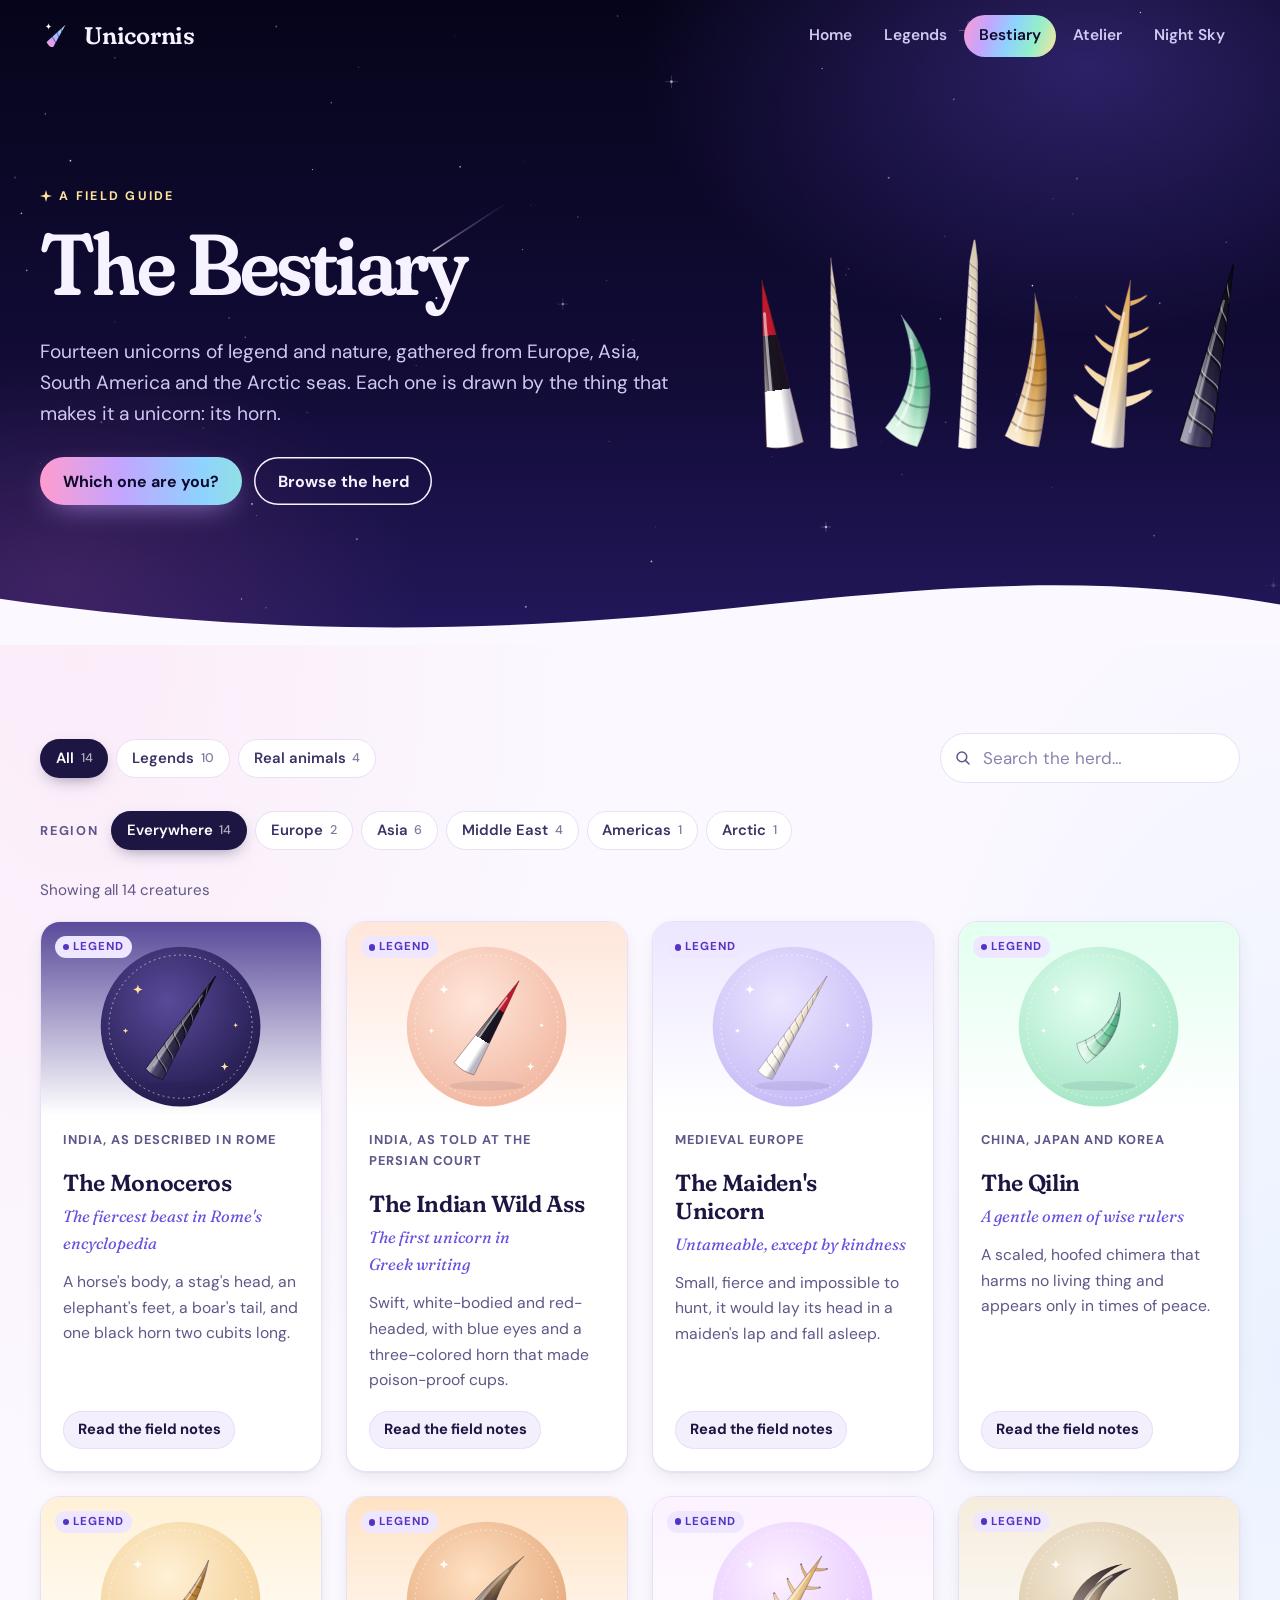
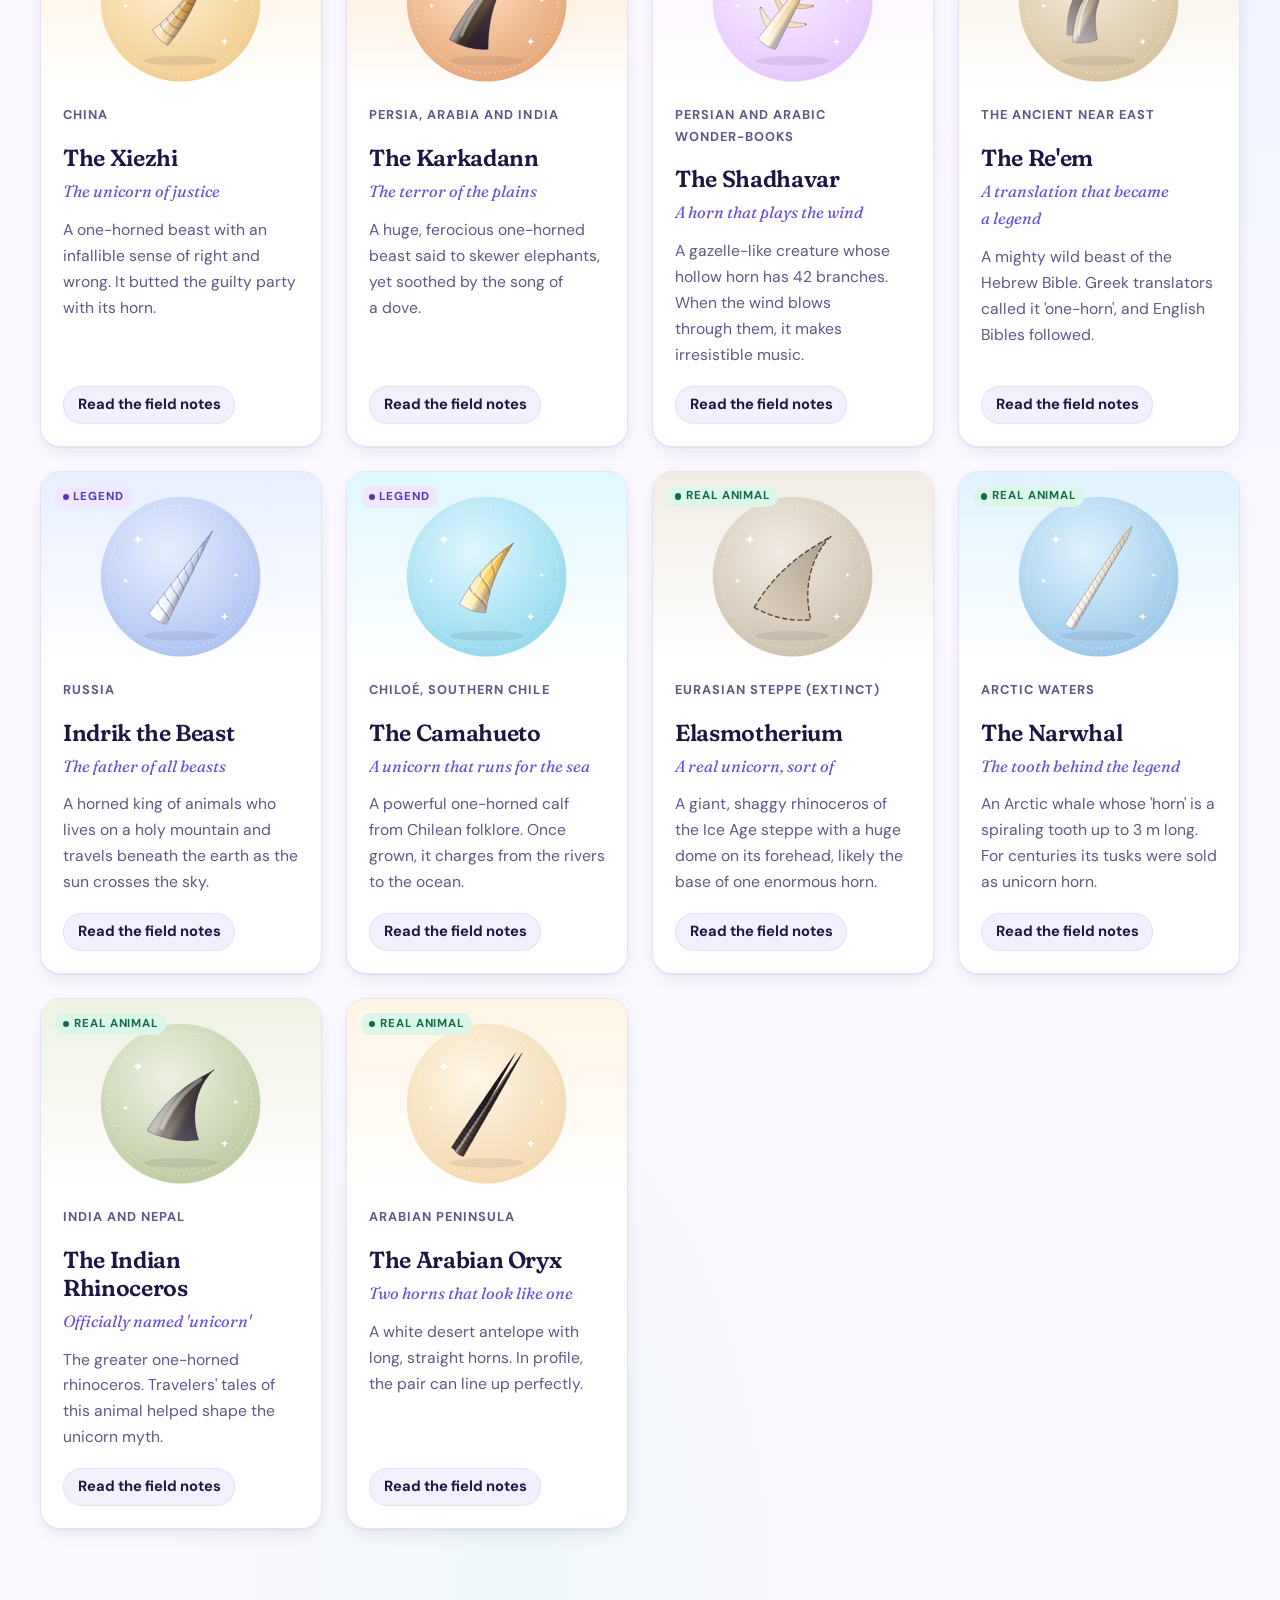
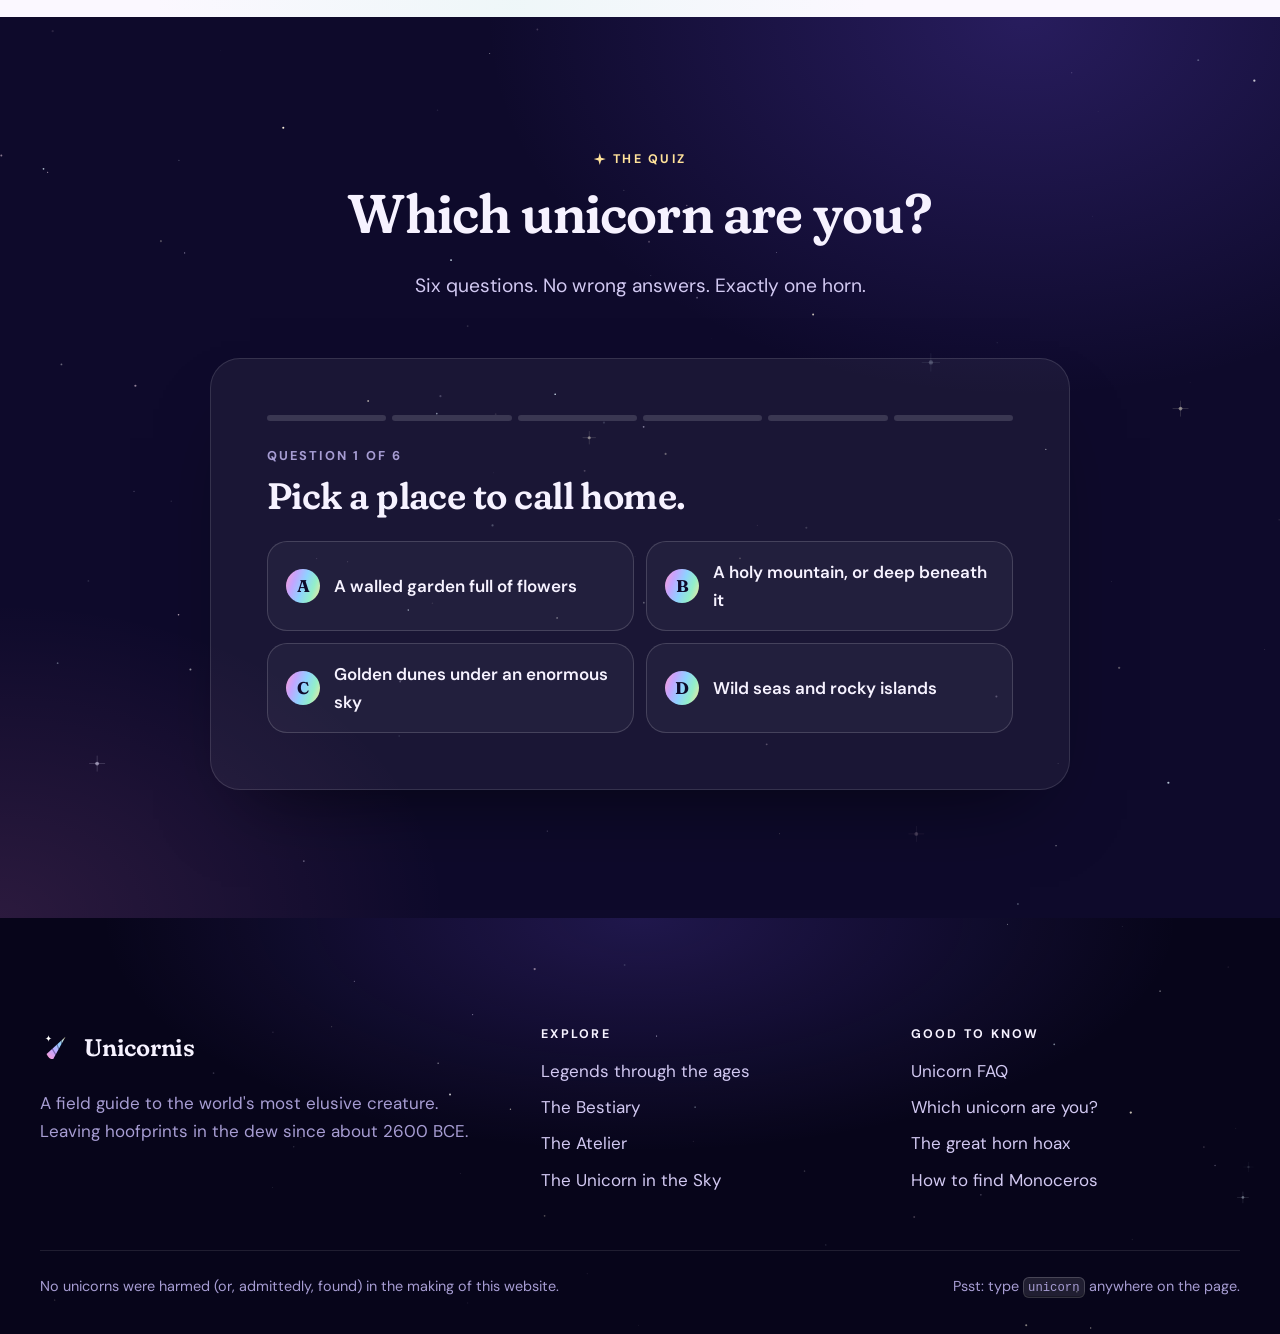
<file: site/entries/claude-opus-5-5-max/bestiary.html>
<!doctype html>
<html lang="en">
<head>
  <meta charset="utf-8">
  <meta name="viewport" content="width=device-width, initial-scale=1">
  <title>The Bestiary · Unicornis</title>
  <meta name="description" content="Fourteen unicorns of myth and nature, from Pliny's monoceros and the Chinese qilin to the narwhal and the Siberian unicorn, plus a quiz: which unicorn are you?">
  <meta name="theme-color" content="#0e0a2b">
  <link rel="icon" href="img/favicon.svg" type="image/svg+xml">
  <link rel="preconnect" href="https://fonts.googleapis.com">
  <link rel="preconnect" href="https://fonts.gstatic.com" crossorigin>
  <link rel="stylesheet" href="https://fonts.googleapis.com/css2?family=DM+Sans:ital,opsz,wght@0,9..40,400..700;1,9..40,400..700&family=Fraunces:ital,opsz,wght,SOFT,WONK@0,9..144,400..800,0..100,0..1;1,9..144,400..800,0..100,0..1&display=swap">
  <link rel="stylesheet" href="css/style.css">
</head>
<body>
  <a class="skip-link" href="#main">Skip to content</a>

  <header class="site-header" data-header>
    <div class="container header-inner">
      <a class="brand" href="index.html">
        <svg class="brand-mark" viewBox="0 0 48 48" aria-hidden="true" focusable="false">
          <defs><linearGradient id="bm-h" x1="10" y1="40" x2="38" y2="8" gradientUnits="userSpaceOnUse"><stop offset="0" stop-color="#ff9ccf"/><stop offset=".35" stop-color="#c3a5ff"/><stop offset=".68" stop-color="#8fd2ff"/><stop offset="1" stop-color="#ffe49c"/></linearGradient></defs>
          <path d="M9.3 32.3 L36 8 L18.7 39.7 Q12.2 39.6 9.3 32.3 Z" fill="url(#bm-h)"/>
          <path d="M22.2 33.4 L17.3 25 M26.5 25.4 L24 18.9 M30.5 18.2 L30.1 13.3" stroke="#120d36" stroke-opacity=".4" stroke-width="1.6" stroke-linecap="round" fill="none"/>
          <path d="M12 6 C12.4 9 13.6 10.2 16.5 10.5 C13.6 10.8 12.4 12 12 15 C11.6 12 10.4 10.8 7.5 10.5 C10.4 10.2 11.6 9 12 6 Z" fill="#fff"/>
        </svg>
        <span class="brand-name">Unicornis</span>
      </a>
      <button class="nav-toggle" type="button" aria-expanded="false" aria-controls="site-nav" data-nav-toggle>
        <span class="visually-hidden">Menu</span>
        <span class="nav-toggle-bars" aria-hidden="true"></span>
      </button>
      <nav class="site-nav" id="site-nav" aria-label="Main">
        <ul>
          <li><a href="index.html">Home</a></li>
          <li><a href="legends.html">Legends</a></li>
          <li><a href="bestiary.html" aria-current="page">Bestiary</a></li>
          <li><a href="atelier.html">Atelier</a></li>
          <li><a href="sky.html">Night Sky</a></li>
        </ul>
      </nav>
    </div>
  </header>

  <main id="main">
    <section class="page-hero on-dark" aria-labelledby="page-title">
      <canvas class="starfield" data-starfield data-density=".9" data-seed="bestiary"></canvas>
      <div class="container page-hero-grid">
        <div>
          <p class="eyebrow">A field guide</p>
          <h1 id="page-title">The Bestiary</h1>
          <p class="lede">Fourteen unicorns of legend and nature, gathered from Europe, Asia, South America and the Arctic seas. Each one is drawn by the thing that makes it a unicorn: its horn.</p>
          <div class="cta-row" style="margin-top: 28px">
            <a class="btn btn--primary" href="#quiz" data-sparkle>Which one are you?</a>
            <a class="btn btn--ghost" href="#herd" style="color: var(--moon-1)">Browse the herd</a>
          </div>
        </div>
        <div class="horn-row" data-horn-row aria-hidden="true"></div>
      </div>
      <svg class="divider" viewBox="0 0 1440 80" preserveAspectRatio="none" aria-hidden="true" focusable="false"><path d="M0 80 L0 30 C300 70 560 66 820 40 S1240 4 1440 36 L1440 80 Z"/></svg>
    </section>

    <section class="section section--pearl section--tight" id="herd" aria-labelledby="herd-title">
      <div class="container">
        <h2 id="herd-title" class="visually-hidden">The herd</h2>
        <div class="toolbar">
          <div class="toolbar-group" role="group" aria-label="Filter by kind" data-kind-group>
            <button class="chip" type="button" aria-pressed="true" data-kind="all">All <span class="count" data-count-kind="all"></span></button>
            <button class="chip" type="button" aria-pressed="false" data-kind="legend">Legends <span class="count" data-count-kind="legend"></span></button>
            <button class="chip" type="button" aria-pressed="false" data-kind="real">Real animals <span class="count" data-count-kind="real"></span></button>
          </div>
          <label class="search">
            <span class="visually-hidden">Search the bestiary</span>
            <svg viewBox="0 0 24 24" aria-hidden="true" focusable="false"><g fill="none" stroke="currentColor" stroke-width="2" stroke-linecap="round"><circle cx="10.5" cy="10.5" r="6.5"/><path d="M20 20l-4.8-4.8"/></g></svg>
            <input type="search" placeholder="Search the herd…" autocomplete="off" data-search>
          </label>
        </div>
        <div class="toolbar">
          <div class="toolbar-group" role="group" aria-label="Filter by region" data-region-group>
            <span class="toolbar-label" aria-hidden="true">Region</span>
          </div>
        </div>
        <noscript><p class="noscript-note">The Bestiary draws its creatures with JavaScript. Please enable it to meet the herd.</p></noscript>
        <p class="results-count" data-results aria-live="polite"></p>
        <div class="beast-grid" data-beast-grid></div>
      </div>
    </section>

    <section class="section section--night on-dark" id="quiz" aria-labelledby="quiz-title">
      <canvas class="starfield" data-starfield data-density=".6" data-meteors="false" data-seed="quiz"></canvas>
      <div class="container">
        <div class="section-head section-head--center" data-reveal>
          <p class="eyebrow">The quiz</p>
          <h2 id="quiz-title">Which unicorn are you?</h2>
          <p class="lede">Six questions. No wrong answers. Exactly one horn.</p>
        </div>
        <div class="quiz" data-quiz data-reveal></div>
      </div>
    </section>
  </main>

  <dialog class="notes" data-notes aria-labelledby="notes-title">
    <button class="notes-close" type="button" data-close aria-label="Close field notes">
      <svg viewBox="0 0 24 24" aria-hidden="true" focusable="false"><path d="M6 6l12 12M18 6L6 18" fill="none" stroke="currentColor" stroke-width="2.4" stroke-linecap="round"/></svg>
    </button>
    <div data-notes-content></div>
  </dialog>

  <footer class="site-footer on-dark">
    <canvas class="starfield" data-starfield data-density=".7" data-meteors="false" data-seed="footer"></canvas>
    <div class="container">
      <div class="footer-grid">
        <div class="footer-brand">
          <a class="brand" href="index.html">
            <svg class="brand-mark" viewBox="0 0 48 48" aria-hidden="true" focusable="false">
              <defs><linearGradient id="bm-f" x1="10" y1="40" x2="38" y2="8" gradientUnits="userSpaceOnUse"><stop offset="0" stop-color="#ff9ccf"/><stop offset=".35" stop-color="#c3a5ff"/><stop offset=".68" stop-color="#8fd2ff"/><stop offset="1" stop-color="#ffe49c"/></linearGradient></defs>
              <path d="M9.3 32.3 L36 8 L18.7 39.7 Q12.2 39.6 9.3 32.3 Z" fill="url(#bm-f)"/>
              <path d="M22.2 33.4 L17.3 25 M26.5 25.4 L24 18.9 M30.5 18.2 L30.1 13.3" stroke="#120d36" stroke-opacity=".4" stroke-width="1.6" stroke-linecap="round" fill="none"/>
              <path d="M12 6 C12.4 9 13.6 10.2 16.5 10.5 C13.6 10.8 12.4 12 12 15 C11.6 12 10.4 10.8 7.5 10.5 C10.4 10.2 11.6 9 12 6 Z" fill="#fff"/>
            </svg>
            <span class="brand-name">Unicornis</span>
          </a>
          <p>A field guide to the world's most elusive creature. Leaving hoofprints in the dew since about 2600 BCE.</p>
        </div>
        <div class="footer-col">
          <h2>Explore</h2>
          <ul>
            <li><a href="legends.html">Legends through the ages</a></li>
            <li><a href="bestiary.html">The Bestiary</a></li>
            <li><a href="atelier.html">The Atelier</a></li>
            <li><a href="sky.html">The Unicorn in the Sky</a></li>
          </ul>
        </div>
        <div class="footer-col">
          <h2>Good to know</h2>
          <ul>
            <li><a href="index.html#faq">Unicorn FAQ</a></li>
            <li><a href="bestiary.html#quiz">Which unicorn are you?</a></li>
            <li><a href="legends.html#hoax">The great horn hoax</a></li>
            <li><a href="sky.html#find">How to find Monoceros</a></li>
          </ul>
        </div>
      </div>
      <div class="footer-bottom">
        <p>No unicorns were harmed (or, admittedly, found) in the making of this website.</p>
        <p>Psst: type <kbd>unicorn</kbd> anywhere on the page.</p>
      </div>
    </div>
  </footer>

  <script src="js/site.js"></script>
  <script src="js/horns.js"></script>
  <script src="js/data-beasts.js"></script>
  <script src="js/bestiary.js"></script>
</body>
</html>
</file>
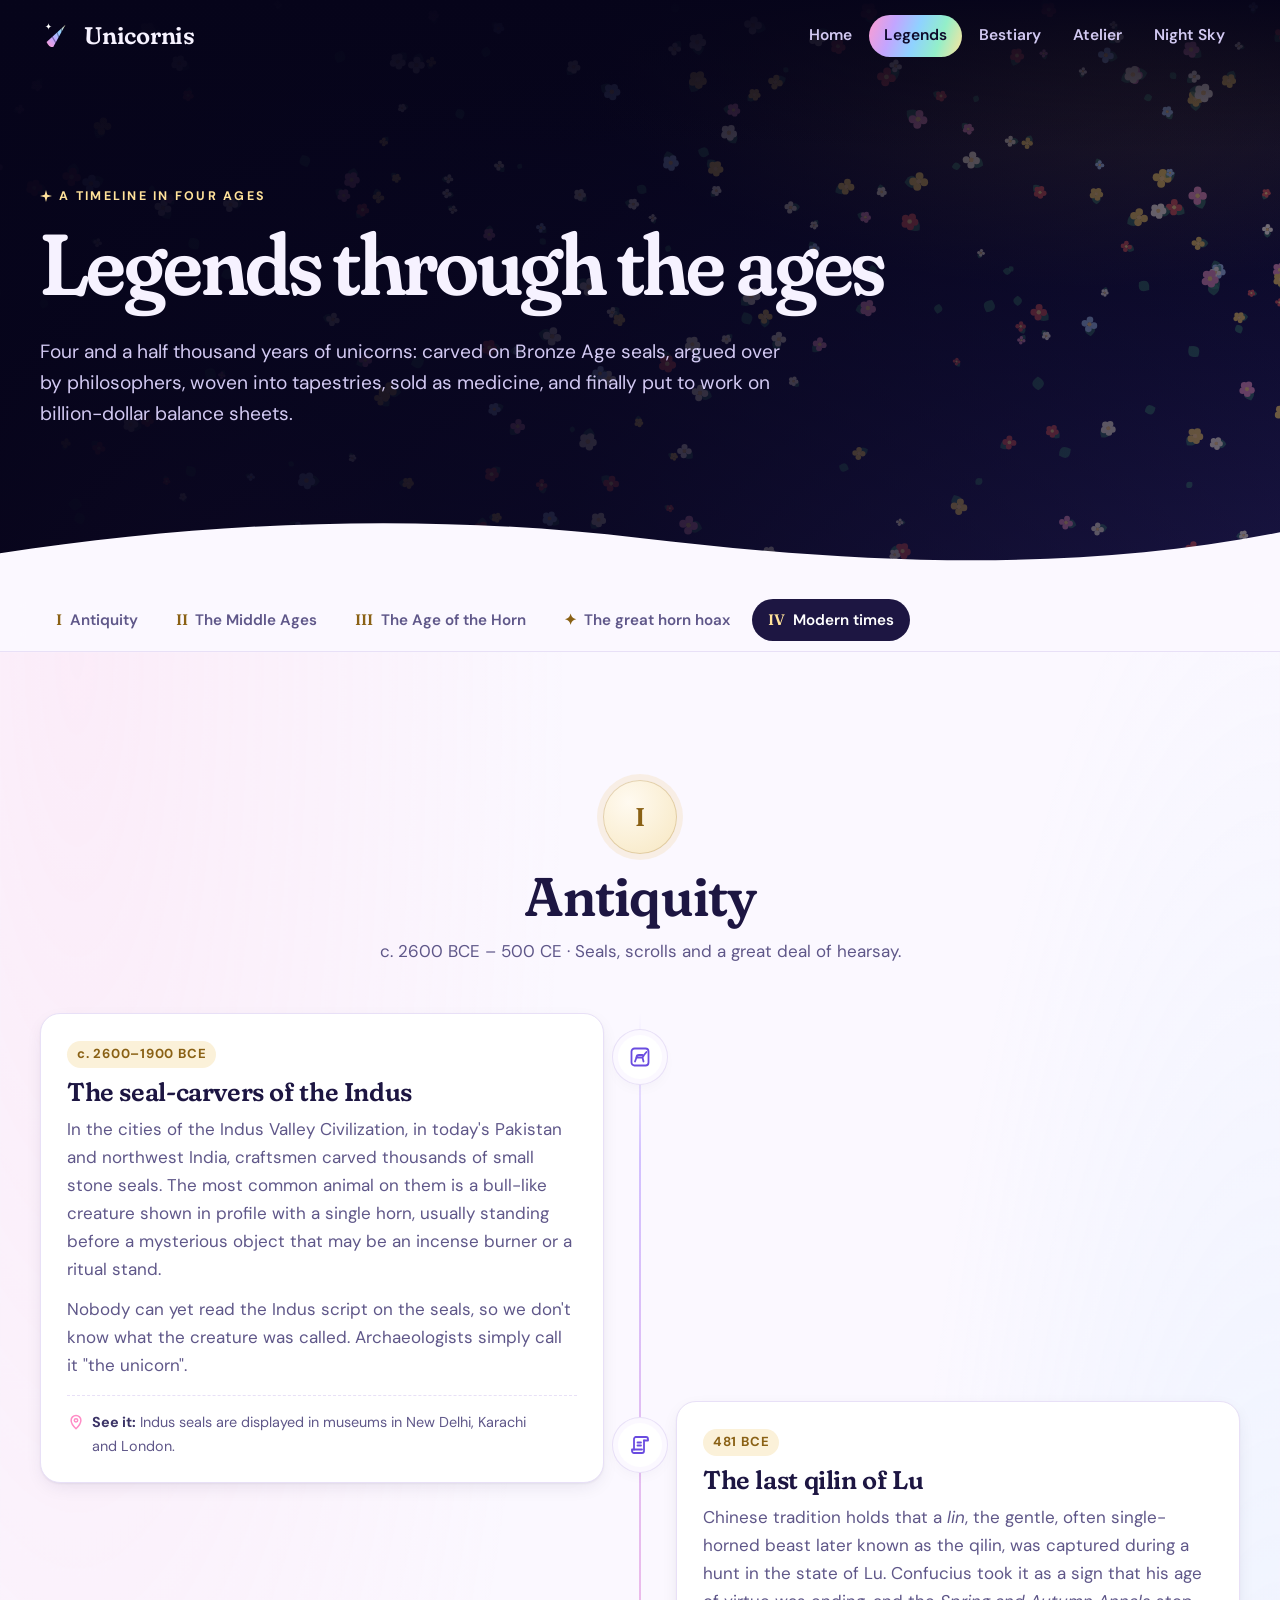
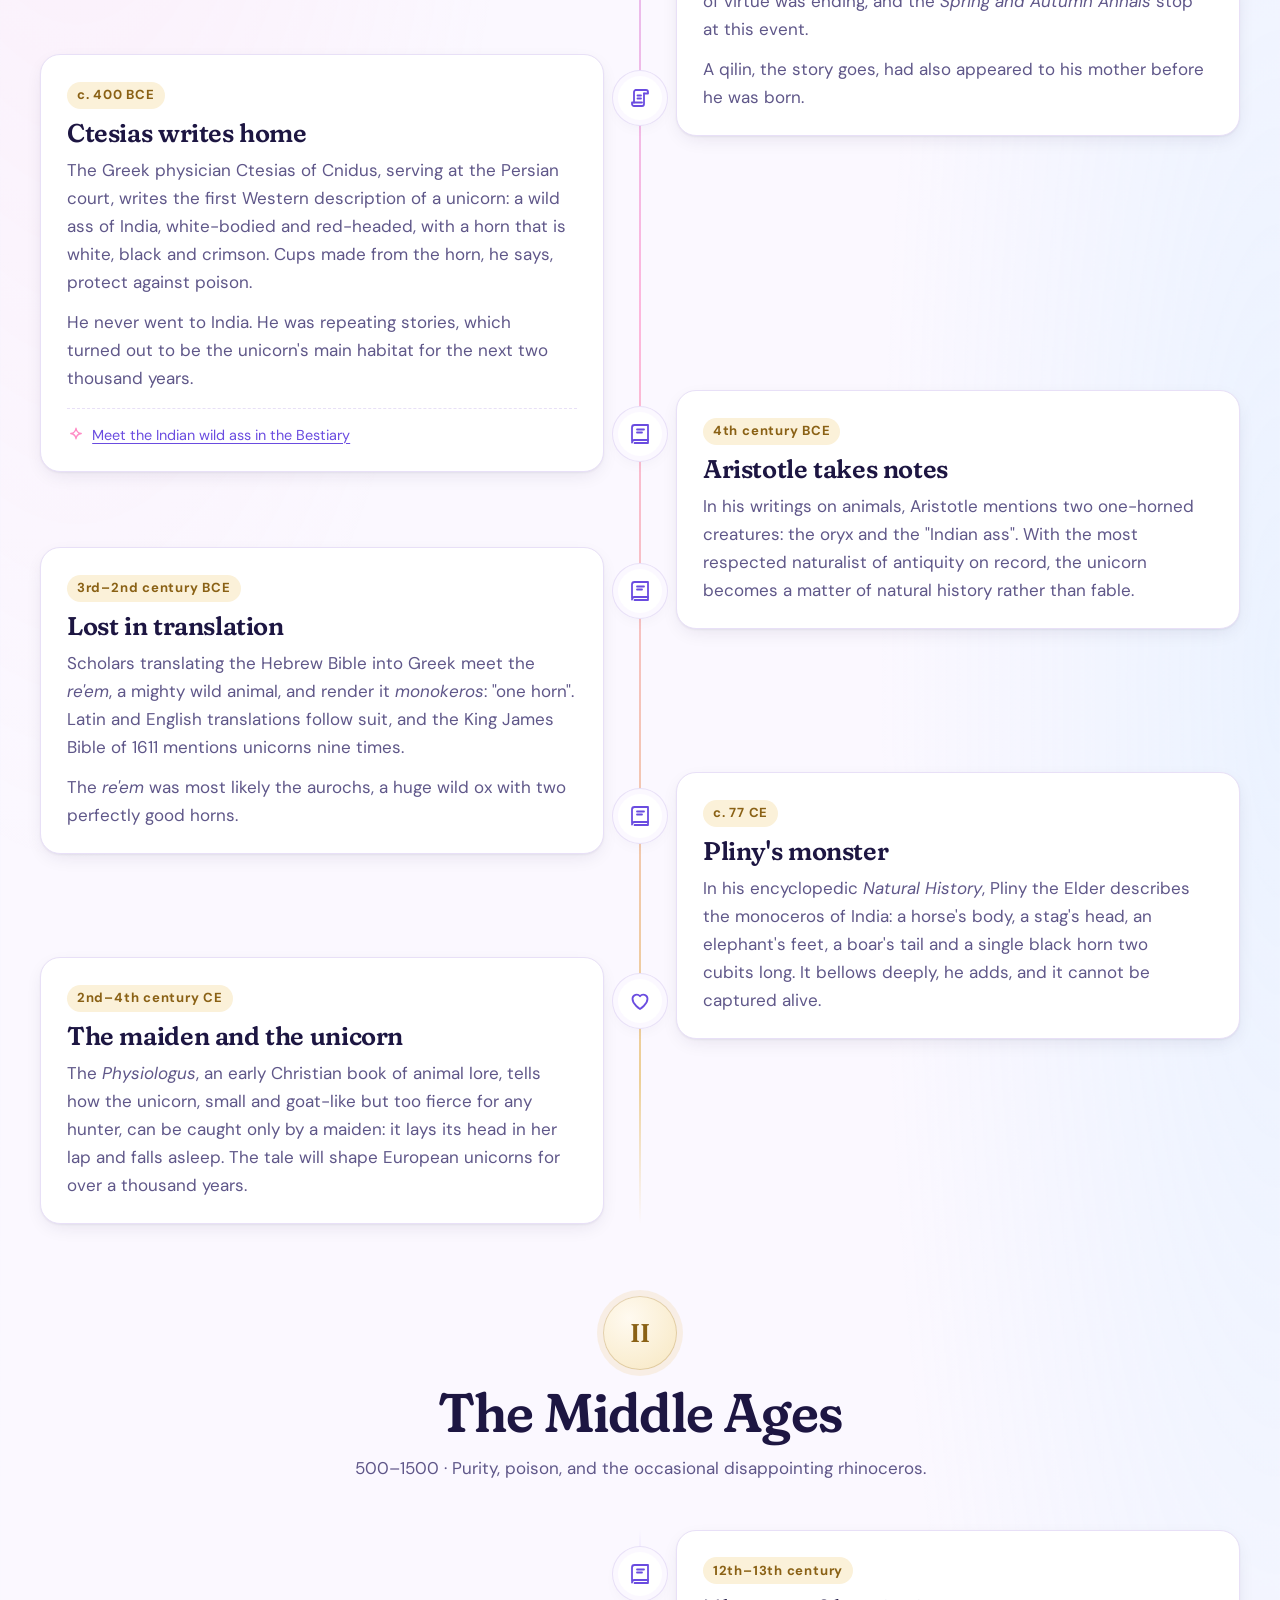
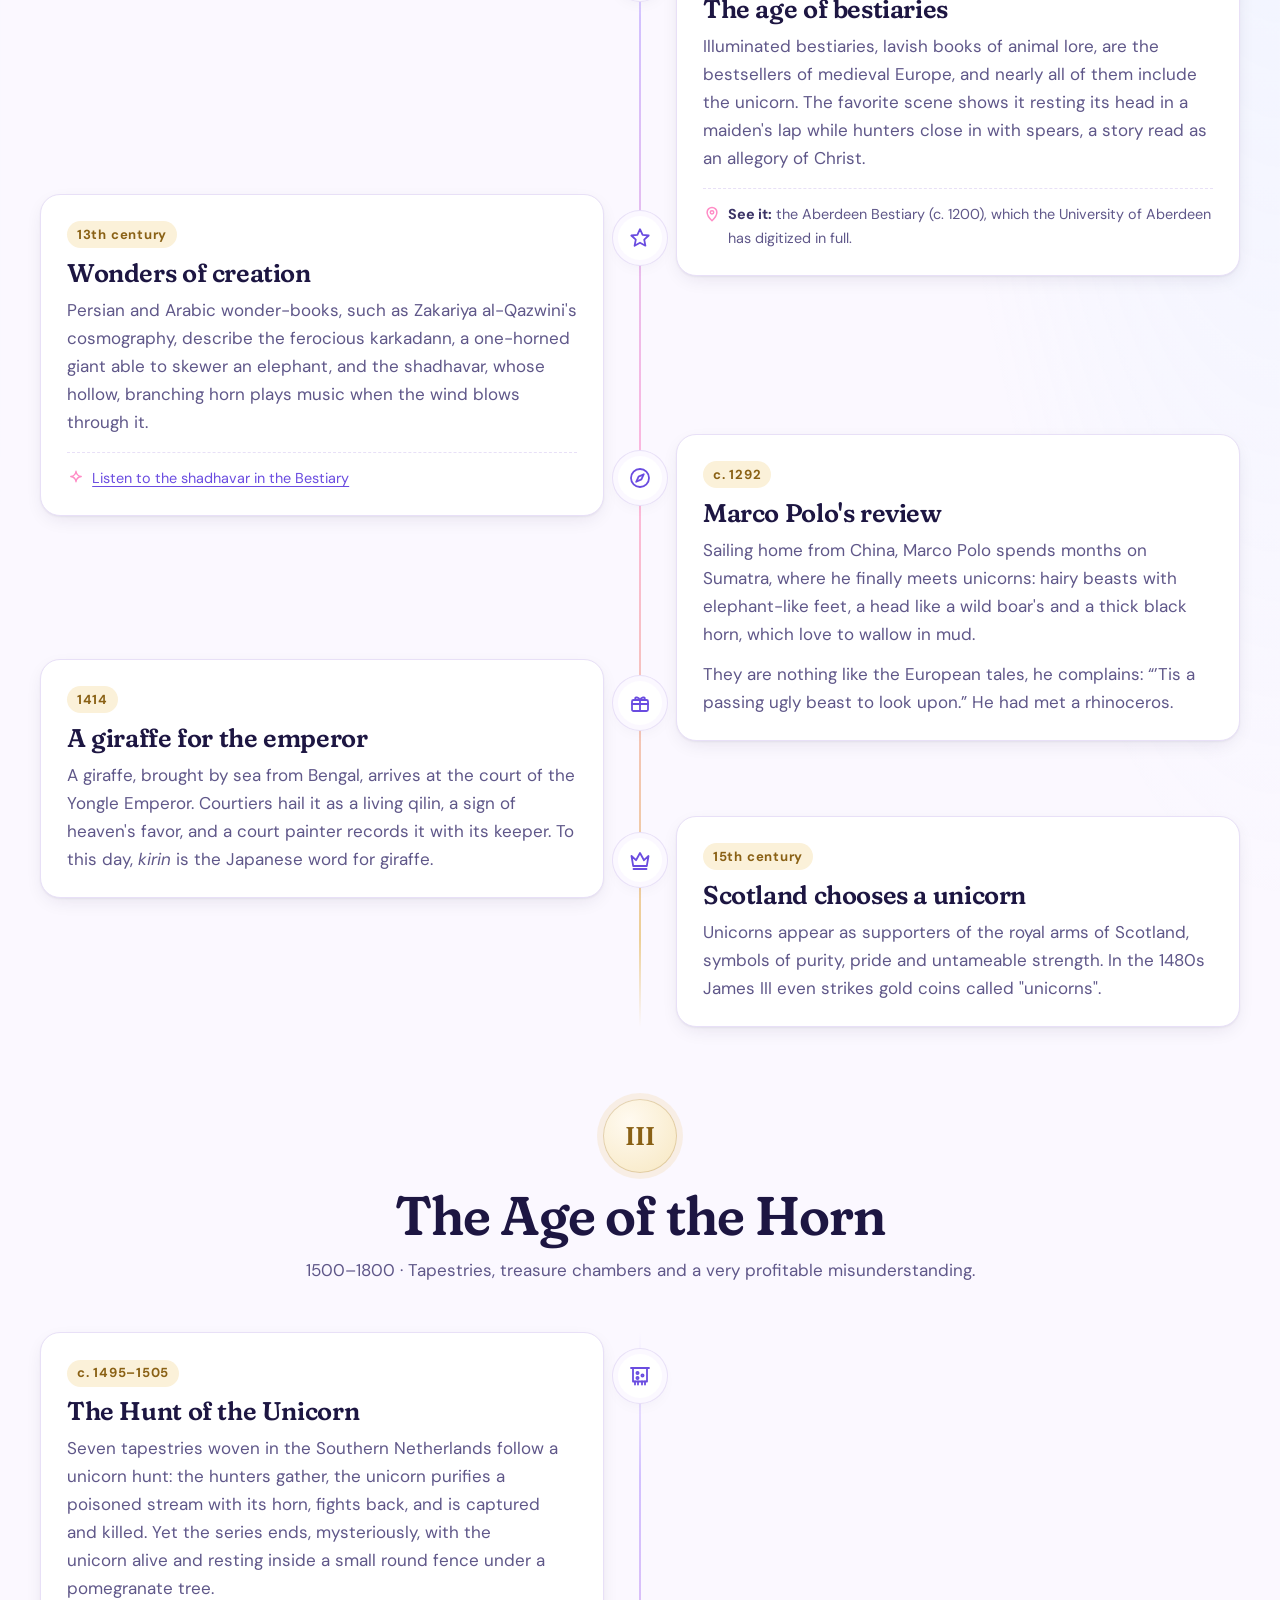
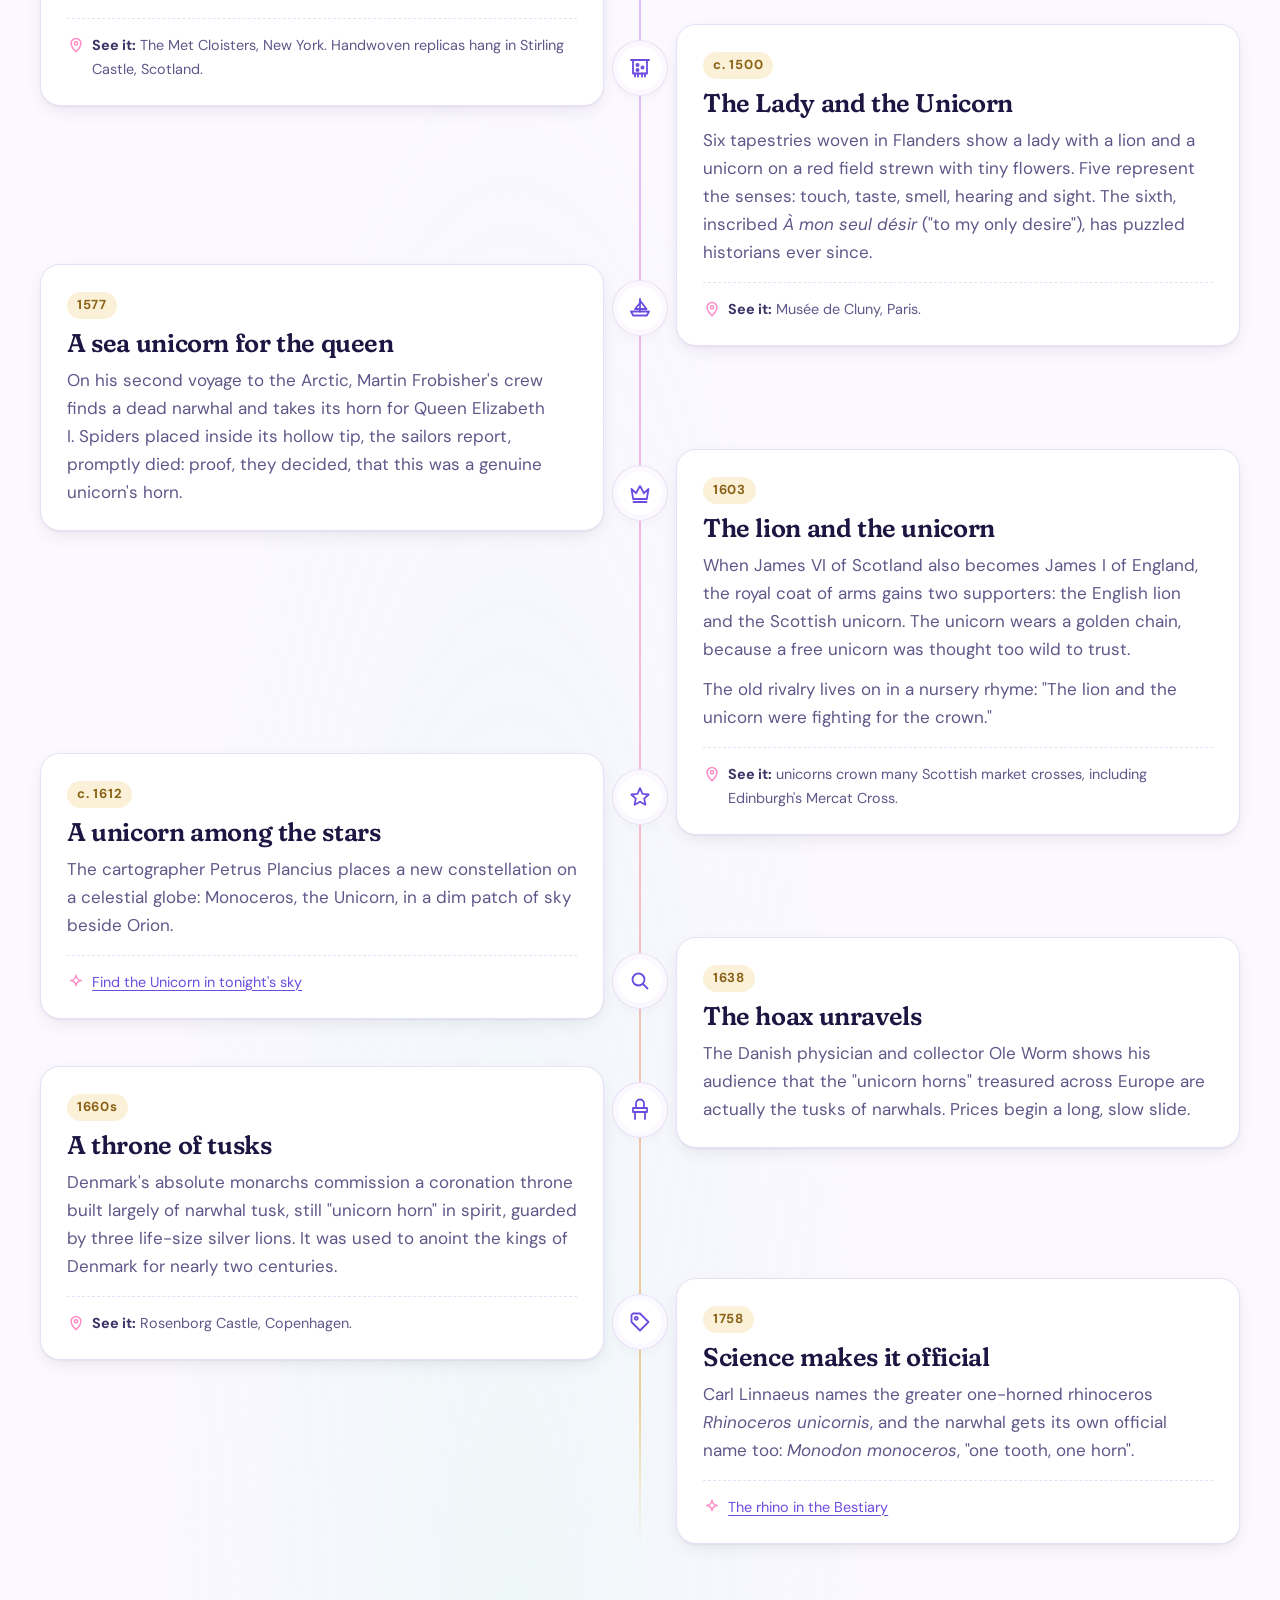
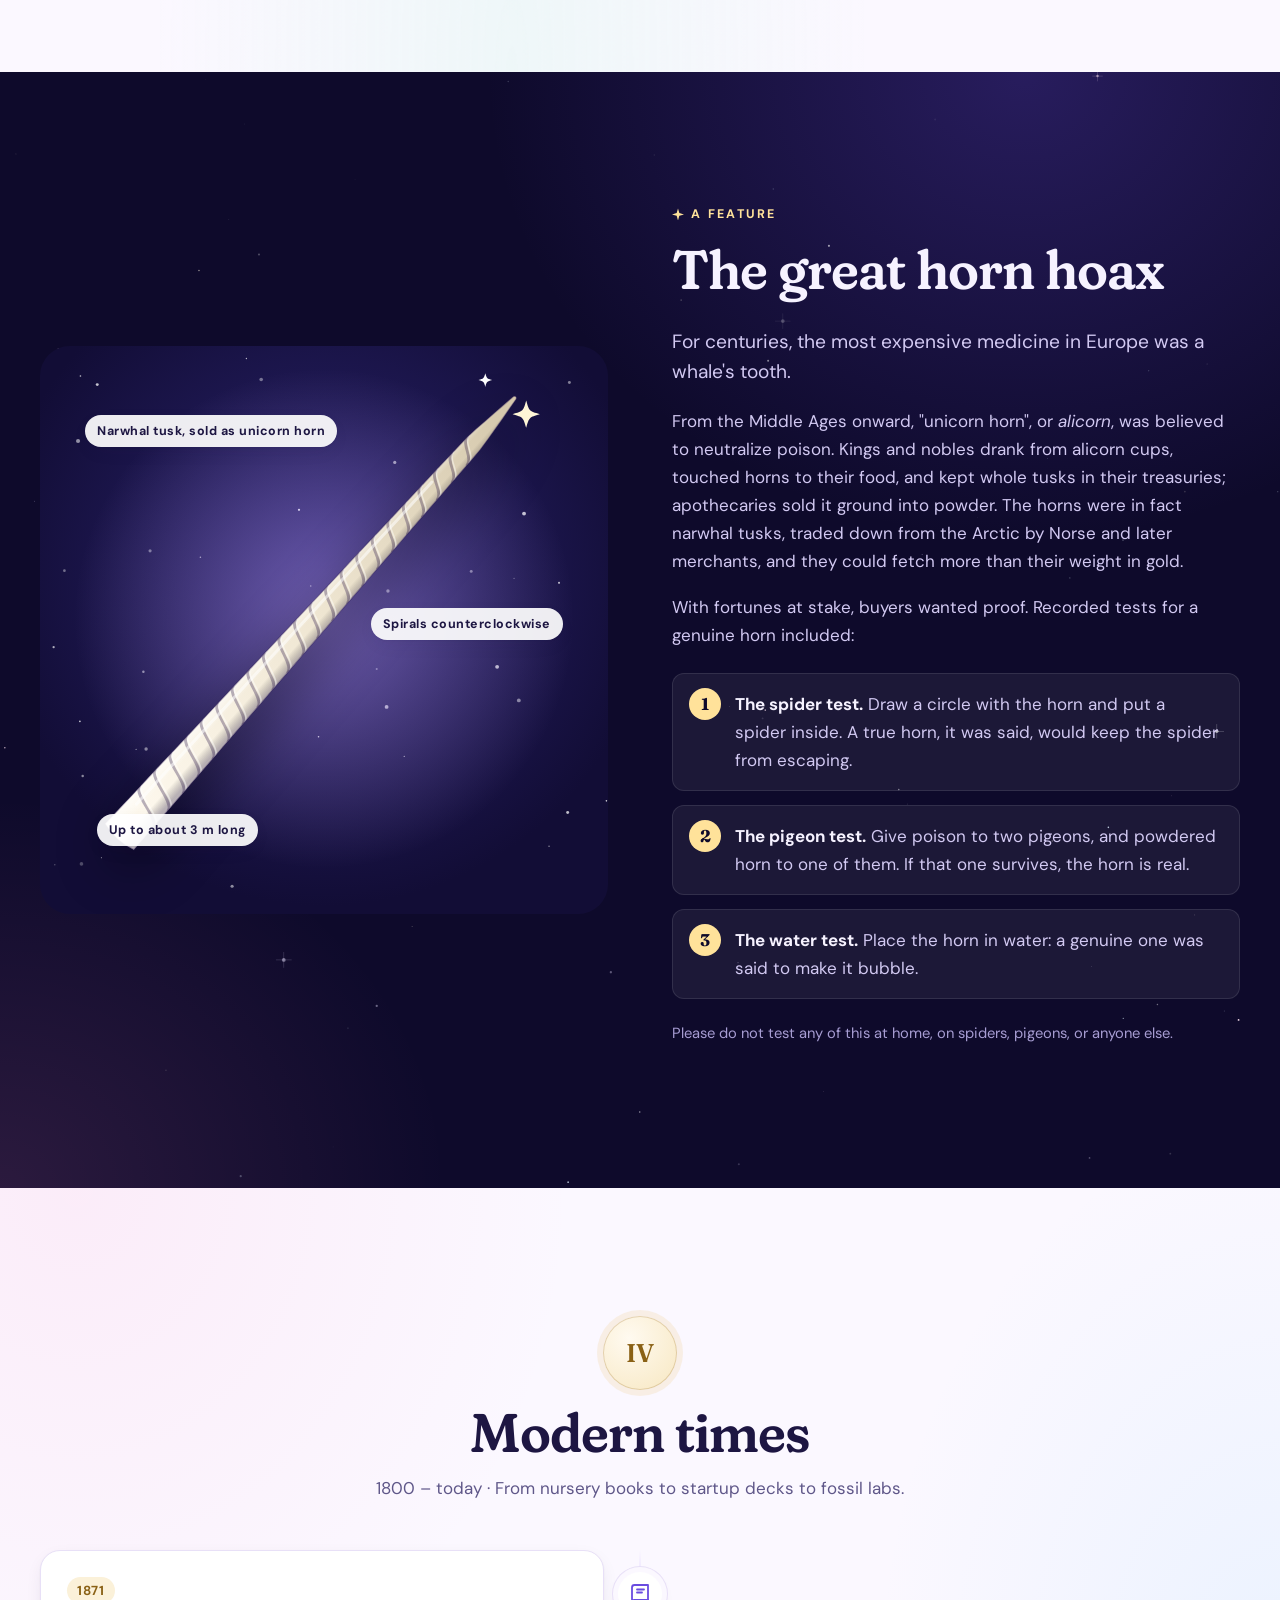
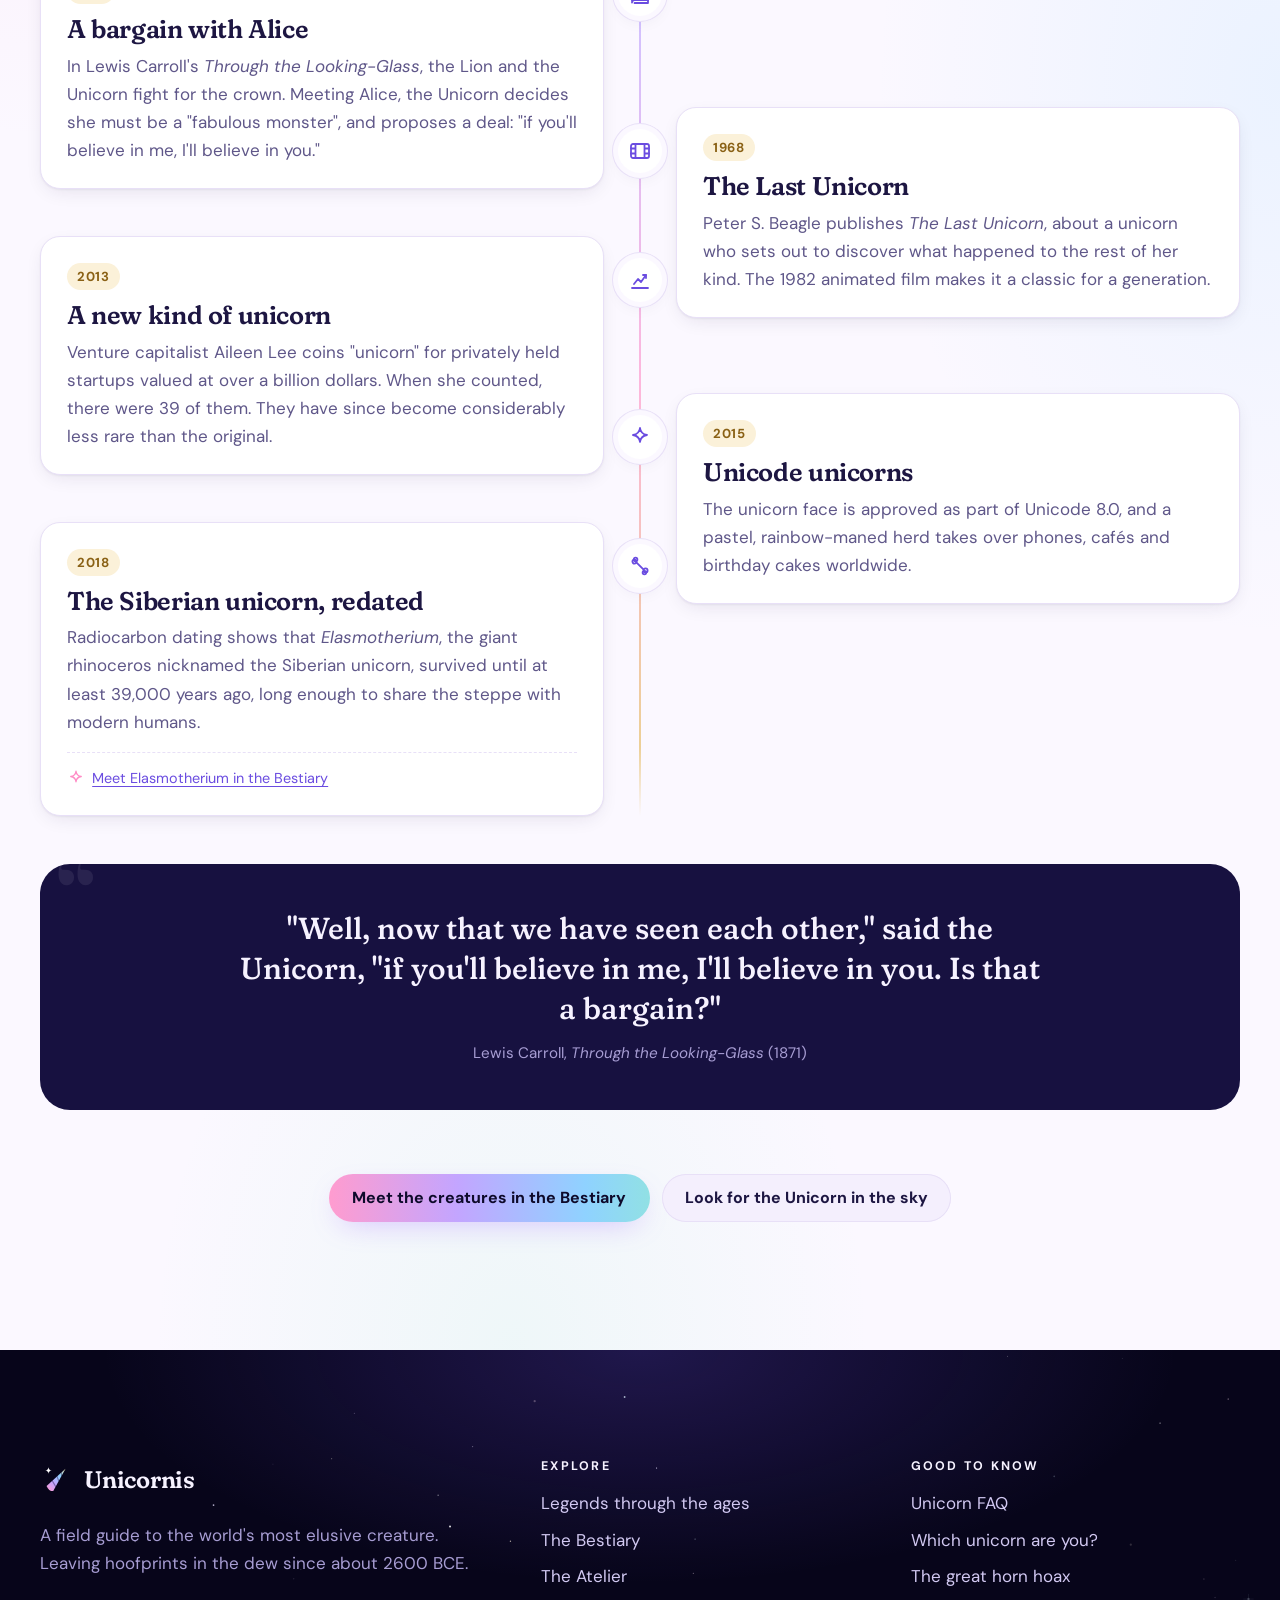
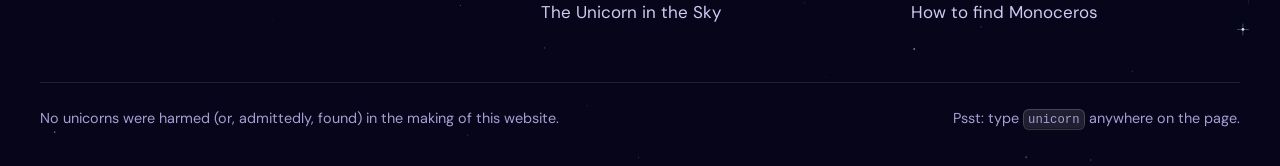
<file: site/entries/claude-opus-5-5-max/legends.html>
<!doctype html>
<html lang="en">
<head>
  <meta charset="utf-8">
  <meta name="viewport" content="width=device-width, initial-scale=1">
  <title>Legends through the ages · Unicornis</title>
  <meta name="description" content="An illustrated timeline of the unicorn, from Indus Valley seals and Pliny's monoceros to the Unicorn Tapestries, the narwhal-tusk trade and the startup boom.">
  <meta name="theme-color" content="#0e0a2b">
  <link rel="icon" href="img/favicon.svg" type="image/svg+xml">
  <link rel="preconnect" href="https://fonts.googleapis.com">
  <link rel="preconnect" href="https://fonts.gstatic.com" crossorigin>
  <link rel="stylesheet" href="https://fonts.googleapis.com/css2?family=DM+Sans:ital,opsz,wght@0,9..40,400..700;1,9..40,400..700&family=Fraunces:ital,opsz,wght,SOFT,WONK@0,9..144,400..800,0..100,0..1;1,9..144,400..800,0..100,0..1&display=swap">
  <link rel="stylesheet" href="css/style.css">
</head>
<body>
  <a class="skip-link" href="#main">Skip to content</a>

  <!-- Icon sprite -->
  <svg width="0" height="0" style="position:absolute" aria-hidden="true" focusable="false">
    <defs>
      <symbol id="i-seal" viewBox="0 0 24 24"><g fill="none" stroke="currentColor" stroke-width="1.8" stroke-linecap="round" stroke-linejoin="round"><rect x="3.5" y="3.5" width="17" height="17" rx="3"/><path d="M7 16.5l1.5-4h6l1 4M14.5 12.5l1.5-2.5 2.5-3"/><path d="M8.5 12.5c0-1.5 1-2.5 2.5-2.5h3.5"/></g></symbol>
      <symbol id="i-scroll" viewBox="0 0 24 24"><g fill="none" stroke="currentColor" stroke-width="1.8" stroke-linecap="round" stroke-linejoin="round"><path d="M8 4h10a2 2 0 0 1 2 2v1.5h-4"/><path d="M16 7.5V18a2 2 0 0 1-2 2H6a2 2 0 0 1-2-2v-1.5h10"/><path d="M8 4a2 2 0 0 0-2 2v10.5"/><path d="M9.5 9.5h3.5M9.5 12.5h3.5"/></g></symbol>
      <symbol id="i-book" viewBox="0 0 24 24"><g fill="none" stroke="currentColor" stroke-width="1.8" stroke-linecap="round" stroke-linejoin="round"><path d="M4 19V5.5A2.5 2.5 0 0 1 6.5 3H20v15H6.5A2.5 2.5 0 0 0 4 20.5"/><path d="M6.5 18H20v3H6.5"/><path d="M9 7.5h7M9 10.5h5"/></g></symbol>
      <symbol id="i-heart" viewBox="0 0 24 24"><path d="M12 20s-7.5-4.6-7.5-10.2A4.2 4.2 0 0 1 12 7.3a4.2 4.2 0 0 1 7.5 2.5C19.5 15.4 12 20 12 20z" fill="none" stroke="currentColor" stroke-width="1.8" stroke-linejoin="round"/></symbol>
      <symbol id="i-compass" viewBox="0 0 24 24"><g fill="none" stroke="currentColor" stroke-width="1.8" stroke-linejoin="round"><circle cx="12" cy="12" r="9"/><path d="M15.8 8.2 13.4 13.4 8.2 15.8 10.6 10.6z"/></g></symbol>
      <symbol id="i-gift" viewBox="0 0 24 24"><g fill="none" stroke="currentColor" stroke-width="1.8" stroke-linecap="round" stroke-linejoin="round"><rect x="4" y="9" width="16" height="11" rx="1.5"/><path d="M4 13h16M12 9v11"/><path d="M12 9C10.5 6 7 5.5 7.2 7.6 7.4 9 10 9 12 9zM12 9c1.5-3 5-3.5 4.8-1.4C16.6 9 14 9 12 9z"/></g></symbol>
      <symbol id="i-crown" viewBox="0 0 24 24"><g fill="none" stroke="currentColor" stroke-width="1.8" stroke-linecap="round" stroke-linejoin="round"><path d="M3.5 8l4.5 4.2L12 5l4 7.2L20.5 8 18.8 18H5.2z"/><path d="M5.5 21h13"/></g></symbol>
      <symbol id="i-tapestry" viewBox="0 0 24 24"><g fill="none" stroke="currentColor" stroke-width="1.8" stroke-linecap="round" stroke-linejoin="round"><path d="M3 4h18"/><rect x="5" y="4" width="14" height="13.5"/><path d="M7 17.5v3M10 17.5v3M14 17.5v3M17 17.5v3"/><circle cx="9.5" cy="9" r="1.1"/><circle cx="14.5" cy="11.5" r="1.1"/><circle cx="9.5" cy="14" r="1.1"/></g></symbol>
      <symbol id="i-ship" viewBox="0 0 24 24"><g fill="none" stroke="currentColor" stroke-width="1.8" stroke-linecap="round" stroke-linejoin="round"><path d="M3 15.5l2.2 4h13.6l2.2-4z"/><path d="M12 3v12.5"/><path d="M12 4.5l6.5 8.5H12M12 7l-5 6h5"/></g></symbol>
      <symbol id="i-star" viewBox="0 0 24 24"><path d="M12 3.2l2.6 5.6 6.1.7-4.5 4.1 1.2 6.1L12 16.7l-5.4 3 1.2-6.1-4.5-4.1 6.1-.7z" fill="none" stroke="currentColor" stroke-width="1.8" stroke-linejoin="round"/></symbol>
      <symbol id="i-search" viewBox="0 0 24 24"><g fill="none" stroke="currentColor" stroke-width="1.8" stroke-linecap="round"><circle cx="10.5" cy="10.5" r="6"/><path d="M19.5 19.5l-4.6-4.6"/></g></symbol>
      <symbol id="i-throne" viewBox="0 0 24 24"><g fill="none" stroke="currentColor" stroke-width="1.8" stroke-linecap="round" stroke-linejoin="round"><path d="M8 10V5.5a4 4 0 0 1 8 0V10"/><path d="M5 10h14v4H5zM7 14v7M17 14v7"/></g></symbol>
      <symbol id="i-tag" viewBox="0 0 24 24"><g fill="none" stroke="currentColor" stroke-width="1.8" stroke-linejoin="round"><path d="M3.5 12V5.5a2 2 0 0 1 2-2H12l8.5 8.5-8.5 8.5z"/><circle cx="8.3" cy="8.3" r="1.5"/></g></symbol>
      <symbol id="i-film" viewBox="0 0 24 24"><g fill="none" stroke="currentColor" stroke-width="1.8" stroke-linecap="round"><rect x="3" y="5" width="18" height="14" rx="2"/><path d="M7.5 5v14M16.5 5v14M3 9.5h4.5M3 14.5h4.5M16.5 9.5H21M16.5 14.5H21"/></g></symbol>
      <symbol id="i-chart" viewBox="0 0 24 24"><g fill="none" stroke="currentColor" stroke-width="1.8" stroke-linecap="round" stroke-linejoin="round"><path d="M4 20h16"/><path d="M6 16l4-5 3 3 5-7"/><path d="M15 7h3v3"/></g></symbol>
      <symbol id="i-sparkle" viewBox="0 0 24 24"><path d="M12 3c.6 4.6 2.4 6.4 7 7-4.6.6-6.4 2.4-7 7-.6-4.6-2.4-6.4-7-7 4.6-.6 6.4-2.4 7-7z" fill="none" stroke="currentColor" stroke-width="1.8" stroke-linejoin="round"/></symbol>
      <symbol id="i-bone" viewBox="0 0 24 24"><g fill="none" stroke="currentColor" stroke-width="1.8" stroke-linecap="round"><path d="M8.6 8.6l6.8 6.8"/><circle cx="6.4" cy="7.6" r="2"/><circle cx="7.6" cy="5.4" r="1.8"/><circle cx="17.6" cy="16.4" r="2"/><circle cx="16.4" cy="18.6" r="1.8"/></g></symbol>
      <symbol id="i-pin" viewBox="0 0 24 24"><g fill="none" stroke="currentColor" stroke-width="2" stroke-linejoin="round"><path d="M12 21s-6.5-5.8-6.5-11.2a6.5 6.5 0 0 1 13 0C18.5 15.2 12 21 12 21z"/><circle cx="12" cy="9.8" r="2.3"/></g></symbol>
    </defs>
  </svg>

  <header class="site-header" data-header>
    <div class="container header-inner">
      <a class="brand" href="index.html">
        <svg class="brand-mark" viewBox="0 0 48 48" aria-hidden="true" focusable="false">
          <defs><linearGradient id="bm-h" x1="10" y1="40" x2="38" y2="8" gradientUnits="userSpaceOnUse"><stop offset="0" stop-color="#ff9ccf"/><stop offset=".35" stop-color="#c3a5ff"/><stop offset=".68" stop-color="#8fd2ff"/><stop offset="1" stop-color="#ffe49c"/></linearGradient></defs>
          <path d="M9.3 32.3 L36 8 L18.7 39.7 Q12.2 39.6 9.3 32.3 Z" fill="url(#bm-h)"/>
          <path d="M22.2 33.4 L17.3 25 M26.5 25.4 L24 18.9 M30.5 18.2 L30.1 13.3" stroke="#120d36" stroke-opacity=".4" stroke-width="1.6" stroke-linecap="round" fill="none"/>
          <path d="M12 6 C12.4 9 13.6 10.2 16.5 10.5 C13.6 10.8 12.4 12 12 15 C11.6 12 10.4 10.8 7.5 10.5 C10.4 10.2 11.6 9 12 6 Z" fill="#fff"/>
        </svg>
        <span class="brand-name">Unicornis</span>
      </a>
      <button class="nav-toggle" type="button" aria-expanded="false" aria-controls="site-nav" data-nav-toggle>
        <span class="visually-hidden">Menu</span>
        <span class="nav-toggle-bars" aria-hidden="true"></span>
      </button>
      <nav class="site-nav" id="site-nav" aria-label="Main">
        <ul>
          <li><a href="index.html">Home</a></li>
          <li><a href="legends.html" aria-current="page">Legends</a></li>
          <li><a href="bestiary.html">Bestiary</a></li>
          <li><a href="atelier.html">Atelier</a></li>
          <li><a href="sky.html">Night Sky</a></li>
        </ul>
      </nav>
    </div>
  </header>

  <main id="main">
    <section class="page-hero legends-hero on-dark" aria-labelledby="page-title">
      <svg class="millefleurs" data-millefleurs aria-hidden="true" focusable="false"></svg>
      <div class="millefleurs-fade" aria-hidden="true"></div>
      <div class="container">
        <p class="eyebrow">A timeline in four ages</p>
        <h1 id="page-title">Legends through the ages</h1>
        <p class="lede">Four and a half thousand years of unicorns: carved on Bronze Age seals, argued over by philosophers, woven into tapestries, sold as medicine, and finally put to work on billion-dollar balance sheets.</p>
      </div>
      <svg class="divider" viewBox="0 0 1440 80" preserveAspectRatio="none" aria-hidden="true" focusable="false"><path d="M0 80 L0 42 C240 8 480 0 720 26 S1200 64 1440 20 L1440 80 Z"/></svg>
    </section>

    <nav class="era-nav" aria-label="Eras">
      <div class="container">
        <ol>
          <li><a class="era-link" href="#antiquity" data-era-link="antiquity"><span class="num">I</span> Antiquity</a></li>
          <li><a class="era-link" href="#middle-ages" data-era-link="middle-ages"><span class="num">II</span> The Middle Ages</a></li>
          <li><a class="era-link" href="#age-of-horn" data-era-link="age-of-horn"><span class="num">III</span> The Age of the Horn</a></li>
          <li><a class="era-link" href="#hoax" data-era-link="hoax"><span class="num">✦</span> The great horn hoax</a></li>
          <li><a class="era-link" href="#modern" data-era-link="modern"><span class="num">IV</span> Modern times</a></li>
        </ol>
      </div>
    </nav>

    <div class="section section--pearl">
      <div class="container">

        <!-- ============ I. Antiquity ============ -->
        <section class="era" id="antiquity" aria-labelledby="era-1">
          <header class="era-head" data-reveal>
            <span class="era-numeral" aria-hidden="true">I</span>
            <h2 id="era-1">Antiquity</h2>
            <p>c. 2600 BCE – 500 CE · Seals, scrolls and a great deal of hearsay.</p>
          </header>

          <ol class="timeline" role="list">
            <li class="tl-item tl-left" id="e-indus">
              <article class="card tl-card" data-reveal>
                <span class="tl-year">c. 2600–1900 BCE</span>
                <h3>The seal-carvers of the Indus</h3>
                <p>In the cities of the Indus Valley Civilization, in today's Pakistan and northwest India, craftsmen carved thousands of small stone seals. The most common animal on them is a bull-like creature shown in profile with a single horn, usually standing before a mysterious object that may be an incense burner or a ritual stand.</p>
                <p>Nobody can yet read the Indus script on the seals, so we don't know what the creature was called. Archaeologists simply call it "the unicorn".</p>
                <p class="tl-where"><svg aria-hidden="true"><use href="#i-pin"/></svg><span><strong>See it:</strong> Indus seals are displayed in museums in New Delhi, Karachi and London.</span></p>
              </article>
              <span class="tl-marker" aria-hidden="true"><svg><use href="#i-seal"/></svg></span>
            </li>

            <li class="tl-item tl-right" id="e-lu">
              <article class="card tl-card" data-reveal>
                <span class="tl-year">481 BCE</span>
                <h3>The last qilin of Lu</h3>
                <p>Chinese tradition holds that a <i>lin</i>, the gentle, often single-horned beast later known as the qilin, was captured during a hunt in the state of Lu. Confucius took it as a sign that his age of virtue was ending, and the <cite>Spring and Autumn Annals</cite> stop at this event.</p>
                <p>A qilin, the story goes, had also appeared to his mother before he was born.</p>
              </article>
              <span class="tl-marker" aria-hidden="true"><svg><use href="#i-scroll"/></svg></span>
            </li>

            <li class="tl-item tl-left" id="e-ctesias">
              <article class="card tl-card" data-reveal>
                <span class="tl-year">c. 400 BCE</span>
                <h3>Ctesias writes home</h3>
                <p>The Greek physician Ctesias of Cnidus, serving at the Persian court, writes the first Western description of a unicorn: a wild ass of India, white-bodied and red-headed, with a horn that is white, black and crimson. Cups made from the horn, he says, protect against poison.</p>
                <p>He never went to India. He was repeating stories, which turned out to be the unicorn's main habitat for the next two thousand years.</p>
                <p class="tl-where"><svg aria-hidden="true"><use href="#i-sparkle"/></svg><span><a href="bestiary.html#beast-ctesias">Meet the Indian wild ass in the Bestiary</a></span></p>
              </article>
              <span class="tl-marker" aria-hidden="true"><svg><use href="#i-scroll"/></svg></span>
            </li>

            <li class="tl-item tl-right" id="e-aristotle">
              <article class="card tl-card" data-reveal>
                <span class="tl-year">4th century BCE</span>
                <h3>Aristotle takes notes</h3>
                <p>In his writings on animals, Aristotle mentions two one-horned creatures: the oryx and the "Indian ass". With the most respected naturalist of antiquity on record, the unicorn becomes a matter of natural history rather than fable.</p>
              </article>
              <span class="tl-marker" aria-hidden="true"><svg><use href="#i-book"/></svg></span>
            </li>

            <li class="tl-item tl-left" id="e-septuagint">
              <article class="card tl-card" data-reveal>
                <span class="tl-year">3rd–2nd century BCE</span>
                <h3>Lost in translation</h3>
                <p>Scholars translating the Hebrew Bible into Greek meet the <i>re'em</i>, a mighty wild animal, and render it <i>monokeros</i>: "one horn". Latin and English translations follow suit, and the King James Bible of 1611 mentions unicorns nine times.</p>
                <p>The <i>re'em</i> was most likely the aurochs, a huge wild ox with two perfectly good horns.</p>
              </article>
              <span class="tl-marker" aria-hidden="true"><svg><use href="#i-book"/></svg></span>
            </li>

            <li class="tl-item tl-right" id="e-pliny">
              <article class="card tl-card" data-reveal>
                <span class="tl-year">c. 77 CE</span>
                <h3>Pliny's monster</h3>
                <p>In his encyclopedic <cite>Natural History</cite>, Pliny the Elder describes the monoceros of India: a horse's body, a stag's head, an elephant's feet, a boar's tail and a single black horn two cubits long. It bellows deeply, he adds, and it cannot be captured alive.</p>
              </article>
              <span class="tl-marker" aria-hidden="true"><svg><use href="#i-book"/></svg></span>
            </li>

            <li class="tl-item tl-left" id="e-physiologus">
              <article class="card tl-card" data-reveal>
                <span class="tl-year">2nd–4th century CE</span>
                <h3>The maiden and the unicorn</h3>
                <p>The <cite>Physiologus</cite>, an early Christian book of animal lore, tells how the unicorn, small and goat-like but too fierce for any hunter, can be caught only by a maiden: it lays its head in her lap and falls asleep. The tale will shape European unicorns for over a thousand years.</p>
              </article>
              <span class="tl-marker" aria-hidden="true"><svg><use href="#i-heart"/></svg></span>
            </li>
          </ol>
        </section>

        <!-- ============ II. The Middle Ages ============ -->
        <section class="era" id="middle-ages" aria-labelledby="era-2">
          <header class="era-head" data-reveal>
            <span class="era-numeral" aria-hidden="true">II</span>
            <h2 id="era-2">The Middle Ages</h2>
            <p>500–1500 · Purity, poison, and the occasional disappointing rhinoceros.</p>
          </header>

          <ol class="timeline" role="list">
            <li class="tl-item tl-right" id="e-bestiaries">
              <article class="card tl-card" data-reveal>
                <span class="tl-year">12th–13th century</span>
                <h3>The age of bestiaries</h3>
                <p>Illuminated bestiaries, lavish books of animal lore, are the bestsellers of medieval Europe, and nearly all of them include the unicorn. The favorite scene shows it resting its head in a maiden's lap while hunters close in with spears, a story read as an allegory of Christ.</p>
                <p class="tl-where"><svg aria-hidden="true"><use href="#i-pin"/></svg><span><strong>See it:</strong> the Aberdeen Bestiary (c. 1200), which the University of Aberdeen has digitized in full.</span></p>
              </article>
              <span class="tl-marker" aria-hidden="true"><svg><use href="#i-book"/></svg></span>
            </li>

            <li class="tl-item tl-left" id="e-qazwini">
              <article class="card tl-card" data-reveal>
                <span class="tl-year">13th century</span>
                <h3>Wonders of creation</h3>
                <p>Persian and Arabic wonder-books, such as Zakariya al-Qazwini's cosmography, describe the ferocious karkadann, a one-horned giant able to skewer an elephant, and the shadhavar, whose hollow, branching horn plays music when the wind blows through it.</p>
                <p class="tl-where"><svg aria-hidden="true"><use href="#i-sparkle"/></svg><span><a href="bestiary.html#beast-shadhavar">Listen to the shadhavar in the Bestiary</a></span></p>
              </article>
              <span class="tl-marker" aria-hidden="true"><svg><use href="#i-star"/></svg></span>
            </li>

            <li class="tl-item tl-right" id="e-polo">
              <article class="card tl-card" data-reveal>
                <span class="tl-year">c. 1292</span>
                <h3>Marco Polo's review</h3>
                <p>Sailing home from China, Marco Polo spends months on Sumatra, where he finally meets unicorns: hairy beasts with elephant-like feet, a head like a wild boar's and a thick black horn, which love to wallow in mud.</p>
                <p>They are nothing like the European tales, he complains: “’Tis a passing ugly beast to look upon.” He had met a rhinoceros.</p>
              </article>
              <span class="tl-marker" aria-hidden="true"><svg><use href="#i-compass"/></svg></span>
            </li>

            <li class="tl-item tl-left" id="e-1414">
              <article class="card tl-card" data-reveal>
                <span class="tl-year">1414</span>
                <h3>A giraffe for the emperor</h3>
                <p>A giraffe, brought by sea from Bengal, arrives at the court of the Yongle Emperor. Courtiers hail it as a living qilin, a sign of heaven's favor, and a court painter records it with its keeper. To this day, <i>kirin</i> is the Japanese word for giraffe.</p>
              </article>
              <span class="tl-marker" aria-hidden="true"><svg><use href="#i-gift"/></svg></span>
            </li>

            <li class="tl-item tl-right" id="e-scotland">
              <article class="card tl-card" data-reveal>
                <span class="tl-year">15th century</span>
                <h3>Scotland chooses a unicorn</h3>
                <p>Unicorns appear as supporters of the royal arms of Scotland, symbols of purity, pride and untameable strength. In the 1480s James III even strikes gold coins called "unicorns".</p>
              </article>
              <span class="tl-marker" aria-hidden="true"><svg><use href="#i-crown"/></svg></span>
            </li>
          </ol>
        </section>

        <!-- ============ III. The Age of the Horn ============ -->
        <section class="era" id="age-of-horn" aria-labelledby="era-3">
          <header class="era-head" data-reveal>
            <span class="era-numeral" aria-hidden="true">III</span>
            <h2 id="era-3">The Age of the Horn</h2>
            <p>1500–1800 · Tapestries, treasure chambers and a very profitable misunderstanding.</p>
          </header>

          <ol class="timeline" role="list">
            <li class="tl-item tl-left" id="e-tapestries">
              <article class="card tl-card" data-reveal>
                <span class="tl-year">c. 1495–1505</span>
                <h3>The Hunt of the Unicorn</h3>
                <p>Seven tapestries woven in the Southern Netherlands follow a unicorn hunt: the hunters gather, the unicorn purifies a poisoned stream with its horn, fights back, and is captured and killed. Yet the series ends, mysteriously, with the unicorn alive and resting inside a small round fence under a pomegranate tree.</p>
                <p class="tl-where"><svg aria-hidden="true"><use href="#i-pin"/></svg><span><strong>See it:</strong> The Met Cloisters, New York. Handwoven replicas hang in Stirling Castle, Scotland.</span></p>
              </article>
              <span class="tl-marker" aria-hidden="true"><svg><use href="#i-tapestry"/></svg></span>
            </li>

            <li class="tl-item tl-right" id="e-lady">
              <article class="card tl-card" data-reveal>
                <span class="tl-year">c. 1500</span>
                <h3>The Lady and the Unicorn</h3>
                <p>Six tapestries woven in Flanders show a lady with a lion and a unicorn on a red field strewn with tiny flowers. Five represent the senses: touch, taste, smell, hearing and sight. The sixth, inscribed <i lang="fr">À mon seul désir</i> ("to my only desire"), has puzzled historians ever since.</p>
                <p class="tl-where"><svg aria-hidden="true"><use href="#i-pin"/></svg><span><strong>See it:</strong> Musée de Cluny, Paris.</span></p>
              </article>
              <span class="tl-marker" aria-hidden="true"><svg><use href="#i-tapestry"/></svg></span>
            </li>

            <li class="tl-item tl-left" id="e-frobisher">
              <article class="card tl-card" data-reveal>
                <span class="tl-year">1577</span>
                <h3>A sea unicorn for the queen</h3>
                <p>On his second voyage to the Arctic, Martin Frobisher's crew finds a dead narwhal and takes its horn for Queen Elizabeth I. Spiders placed inside its hollow tip, the sailors report, promptly died: proof, they decided, that this was a genuine unicorn's horn.</p>
              </article>
              <span class="tl-marker" aria-hidden="true"><svg><use href="#i-ship"/></svg></span>
            </li>

            <li class="tl-item tl-right" id="e-1603">
              <article class="card tl-card" data-reveal>
                <span class="tl-year">1603</span>
                <h3>The lion and the unicorn</h3>
                <p>When James VI of Scotland also becomes James I of England, the royal coat of arms gains two supporters: the English lion and the Scottish unicorn. The unicorn wears a golden chain, because a free unicorn was thought too wild to trust.</p>
                <p>The old rivalry lives on in a nursery rhyme: "The lion and the unicorn were fighting for the crown."</p>
                <p class="tl-where"><svg aria-hidden="true"><use href="#i-pin"/></svg><span><strong>See it:</strong> unicorns crown many Scottish market crosses, including Edinburgh's Mercat Cross.</span></p>
              </article>
              <span class="tl-marker" aria-hidden="true"><svg><use href="#i-crown"/></svg></span>
            </li>

            <li class="tl-item tl-left" id="e-plancius">
              <article class="card tl-card" data-reveal>
                <span class="tl-year">c. 1612</span>
                <h3>A unicorn among the stars</h3>
                <p>The cartographer Petrus Plancius places a new constellation on a celestial globe: Monoceros, the Unicorn, in a dim patch of sky beside Orion.</p>
                <p class="tl-where"><svg aria-hidden="true"><use href="#i-sparkle"/></svg><span><a href="sky.html">Find the Unicorn in tonight's sky</a></span></p>
              </article>
              <span class="tl-marker" aria-hidden="true"><svg><use href="#i-star"/></svg></span>
            </li>

            <li class="tl-item tl-right" id="e-1638">
              <article class="card tl-card" data-reveal>
                <span class="tl-year">1638</span>
                <h3>The hoax unravels</h3>
                <p>The Danish physician and collector Ole Worm shows his audience that the "unicorn horns" treasured across Europe are actually the tusks of narwhals. Prices begin a long, slow slide.</p>
              </article>
              <span class="tl-marker" aria-hidden="true"><svg><use href="#i-search"/></svg></span>
            </li>

            <li class="tl-item tl-left" id="e-throne">
              <article class="card tl-card" data-reveal>
                <span class="tl-year">1660s</span>
                <h3>A throne of tusks</h3>
                <p>Denmark's absolute monarchs commission a coronation throne built largely of narwhal tusk, still "unicorn horn" in spirit, guarded by three life-size silver lions. It was used to anoint the kings of Denmark for nearly two centuries.</p>
                <p class="tl-where"><svg aria-hidden="true"><use href="#i-pin"/></svg><span><strong>See it:</strong> Rosenborg Castle, Copenhagen.</span></p>
              </article>
              <span class="tl-marker" aria-hidden="true"><svg><use href="#i-throne"/></svg></span>
            </li>

            <li class="tl-item tl-right" id="e-linnaeus">
              <article class="card tl-card" data-reveal>
                <span class="tl-year">1758</span>
                <h3>Science makes it official</h3>
                <p>Carl Linnaeus names the greater one-horned rhinoceros <i>Rhinoceros unicornis</i>, and the narwhal gets its own official name too: <i>Monodon monoceros</i>, "one tooth, one horn".</p>
                <p class="tl-where"><svg aria-hidden="true"><use href="#i-sparkle"/></svg><span><a href="bestiary.html#beast-rhino">The rhino in the Bestiary</a></span></p>
              </article>
              <span class="tl-marker" aria-hidden="true"><svg><use href="#i-tag"/></svg></span>
            </li>
          </ol>
        </section>
      </div>
    </div>

    <!-- ============ The great horn hoax ============ -->
    <section class="section section--night on-dark" id="hoax" aria-labelledby="hoax-title">
      <canvas class="starfield" data-starfield data-density=".5" data-meteors="false" data-seed="hoax"></canvas>
      <div class="container hoax">
        <figure class="hoax-art" data-reveal>
          <div data-hoax-tusk style="position:absolute;inset:0"></div>
          <span class="tag" style="left:8%;top:12%">Narwhal tusk, sold as unicorn horn</span>
          <span class="tag" style="right:8%;top:46%">Spirals counterclockwise</span>
          <span class="tag" style="left:10%;bottom:12%">Up to about 3 m long</span>
          <figcaption class="visually-hidden">A long, spiraled narwhal tusk: the kind of object sold in Renaissance Europe as unicorn horn.</figcaption>
        </figure>
        <div data-reveal style="--reveal-delay: .1s">
          <p class="eyebrow">A feature</p>
          <h2 id="hoax-title">The great horn hoax</h2>
          <p class="lede">For centuries, the most expensive medicine in Europe was a whale's tooth.</p>
          <p>From the Middle Ages onward, "unicorn horn", or <i>alicorn</i>, was believed to neutralize poison. Kings and nobles drank from alicorn cups, touched horns to their food, and kept whole tusks in their treasuries; apothecaries sold it ground into powder. The horns were in fact narwhal tusks, traded down from the Arctic by Norse and later merchants, and they could fetch more than their weight in gold.</p>
          <p>With fortunes at stake, buyers wanted proof. Recorded tests for a genuine horn included:</p>
          <ol class="test-list">
            <li><strong>The spider test.</strong> Draw a circle with the horn and put a spider inside. A true horn, it was said, would keep the spider from escaping.</li>
            <li><strong>The pigeon test.</strong> Give poison to two pigeons, and powdered horn to one of them. If that one survives, the horn is real.</li>
            <li><strong>The water test.</strong> Place the horn in water: a genuine one was said to make it bubble.</li>
          </ol>
          <p class="note" style="color: var(--moon-3); margin-top: 1.4rem">Please do not test any of this at home, on spiders, pigeons, or anyone else.</p>
        </div>
      </div>
    </section>

    <!-- ============ IV. Modern times ============ -->
    <div class="section section--pearl">
      <div class="container">
        <section class="era" id="modern" aria-labelledby="era-4">
          <header class="era-head" data-reveal>
            <span class="era-numeral" aria-hidden="true">IV</span>
            <h2 id="era-4">Modern times</h2>
            <p>1800 – today · From nursery books to startup decks to fossil labs.</p>
          </header>

          <ol class="timeline" role="list">
            <li class="tl-item tl-left" id="e-carroll">
              <article class="card tl-card" data-reveal>
                <span class="tl-year">1871</span>
                <h3>A bargain with Alice</h3>
                <p>In Lewis Carroll's <cite>Through the Looking-Glass</cite>, the Lion and the Unicorn fight for the crown. Meeting Alice, the Unicorn decides she must be a "fabulous monster", and proposes a deal: "if you'll believe in me, I'll believe in you."</p>
              </article>
              <span class="tl-marker" aria-hidden="true"><svg><use href="#i-book"/></svg></span>
            </li>

            <li class="tl-item tl-right" id="e-1968">
              <article class="card tl-card" data-reveal>
                <span class="tl-year">1968</span>
                <h3>The Last Unicorn</h3>
                <p>Peter S. Beagle publishes <cite>The Last Unicorn</cite>, about a unicorn who sets out to discover what happened to the rest of her kind. The 1982 animated film makes it a classic for a generation.</p>
              </article>
              <span class="tl-marker" aria-hidden="true"><svg><use href="#i-film"/></svg></span>
            </li>

            <li class="tl-item tl-left" id="e-2013">
              <article class="card tl-card" data-reveal>
                <span class="tl-year">2013</span>
                <h3>A new kind of unicorn</h3>
                <p>Venture capitalist Aileen Lee coins "unicorn" for privately held startups valued at over a billion dollars. When she counted, there were 39 of them. They have since become considerably less rare than the original.</p>
              </article>
              <span class="tl-marker" aria-hidden="true"><svg><use href="#i-chart"/></svg></span>
            </li>

            <li class="tl-item tl-right" id="e-2015">
              <article class="card tl-card" data-reveal>
                <span class="tl-year">2015</span>
                <h3>Unicode unicorns</h3>
                <p>The unicorn face is approved as part of Unicode 8.0, and a pastel, rainbow-maned herd takes over phones, cafés and birthday cakes worldwide.</p>
              </article>
              <span class="tl-marker" aria-hidden="true"><svg><use href="#i-sparkle"/></svg></span>
            </li>

            <li class="tl-item tl-left" id="e-2018">
              <article class="card tl-card" data-reveal>
                <span class="tl-year">2018</span>
                <h3>The Siberian unicorn, redated</h3>
                <p>Radiocarbon dating shows that <i>Elasmotherium</i>, the giant rhinoceros nicknamed the Siberian unicorn, survived until at least 39,000 years ago, long enough to share the steppe with modern humans.</p>
                <p class="tl-where"><svg aria-hidden="true"><use href="#i-sparkle"/></svg><span><a href="bestiary.html#beast-elasmotherium">Meet Elasmotherium in the Bestiary</a></span></p>
              </article>
              <span class="tl-marker" aria-hidden="true"><svg><use href="#i-bone"/></svg></span>
            </li>
          </ol>

          <figure class="tl-quote" data-reveal style="margin-top: 48px">
            <blockquote>"Well, now that we have seen each other," said the Unicorn, "if you'll believe in me, I'll believe in you. Is that a bargain?"</blockquote>
            <figcaption>Lewis Carroll, <cite>Through the Looking-Glass</cite> (1871)</figcaption>
          </figure>
        </section>

        <div class="cta-row cta-row--center" style="margin-top: 64px" data-reveal>
          <a class="btn btn--primary" href="bestiary.html" data-sparkle>Meet the creatures in the Bestiary</a>
          <a class="btn btn--soft" href="sky.html">Look for the Unicorn in the sky</a>
        </div>
      </div>
    </div>
  </main>

  <footer class="site-footer on-dark">
    <canvas class="starfield" data-starfield data-density=".7" data-meteors="false" data-seed="footer"></canvas>
    <div class="container">
      <div class="footer-grid">
        <div class="footer-brand">
          <a class="brand" href="index.html">
            <svg class="brand-mark" viewBox="0 0 48 48" aria-hidden="true" focusable="false">
              <defs><linearGradient id="bm-f" x1="10" y1="40" x2="38" y2="8" gradientUnits="userSpaceOnUse"><stop offset="0" stop-color="#ff9ccf"/><stop offset=".35" stop-color="#c3a5ff"/><stop offset=".68" stop-color="#8fd2ff"/><stop offset="1" stop-color="#ffe49c"/></linearGradient></defs>
              <path d="M9.3 32.3 L36 8 L18.7 39.7 Q12.2 39.6 9.3 32.3 Z" fill="url(#bm-f)"/>
              <path d="M22.2 33.4 L17.3 25 M26.5 25.4 L24 18.9 M30.5 18.2 L30.1 13.3" stroke="#120d36" stroke-opacity=".4" stroke-width="1.6" stroke-linecap="round" fill="none"/>
              <path d="M12 6 C12.4 9 13.6 10.2 16.5 10.5 C13.6 10.8 12.4 12 12 15 C11.6 12 10.4 10.8 7.5 10.5 C10.4 10.2 11.6 9 12 6 Z" fill="#fff"/>
            </svg>
            <span class="brand-name">Unicornis</span>
          </a>
          <p>A field guide to the world's most elusive creature. Leaving hoofprints in the dew since about 2600 BCE.</p>
        </div>
        <div class="footer-col">
          <h2>Explore</h2>
          <ul>
            <li><a href="legends.html">Legends through the ages</a></li>
            <li><a href="bestiary.html">The Bestiary</a></li>
            <li><a href="atelier.html">The Atelier</a></li>
            <li><a href="sky.html">The Unicorn in the Sky</a></li>
          </ul>
        </div>
        <div class="footer-col">
          <h2>Good to know</h2>
          <ul>
            <li><a href="index.html#faq">Unicorn FAQ</a></li>
            <li><a href="bestiary.html#quiz">Which unicorn are you?</a></li>
            <li><a href="legends.html#hoax">The great horn hoax</a></li>
            <li><a href="sky.html#find">How to find Monoceros</a></li>
          </ul>
        </div>
      </div>
      <div class="footer-bottom">
        <p>No unicorns were harmed (or, admittedly, found) in the making of this website.</p>
        <p>Psst: type <kbd>unicorn</kbd> anywhere on the page.</p>
      </div>
    </div>
  </footer>

  <script src="js/site.js"></script>
  <script src="js/horns.js"></script>
  <script src="js/data-beasts.js"></script>
  <script src="js/legends.js"></script>
</body>
</html>
</file>
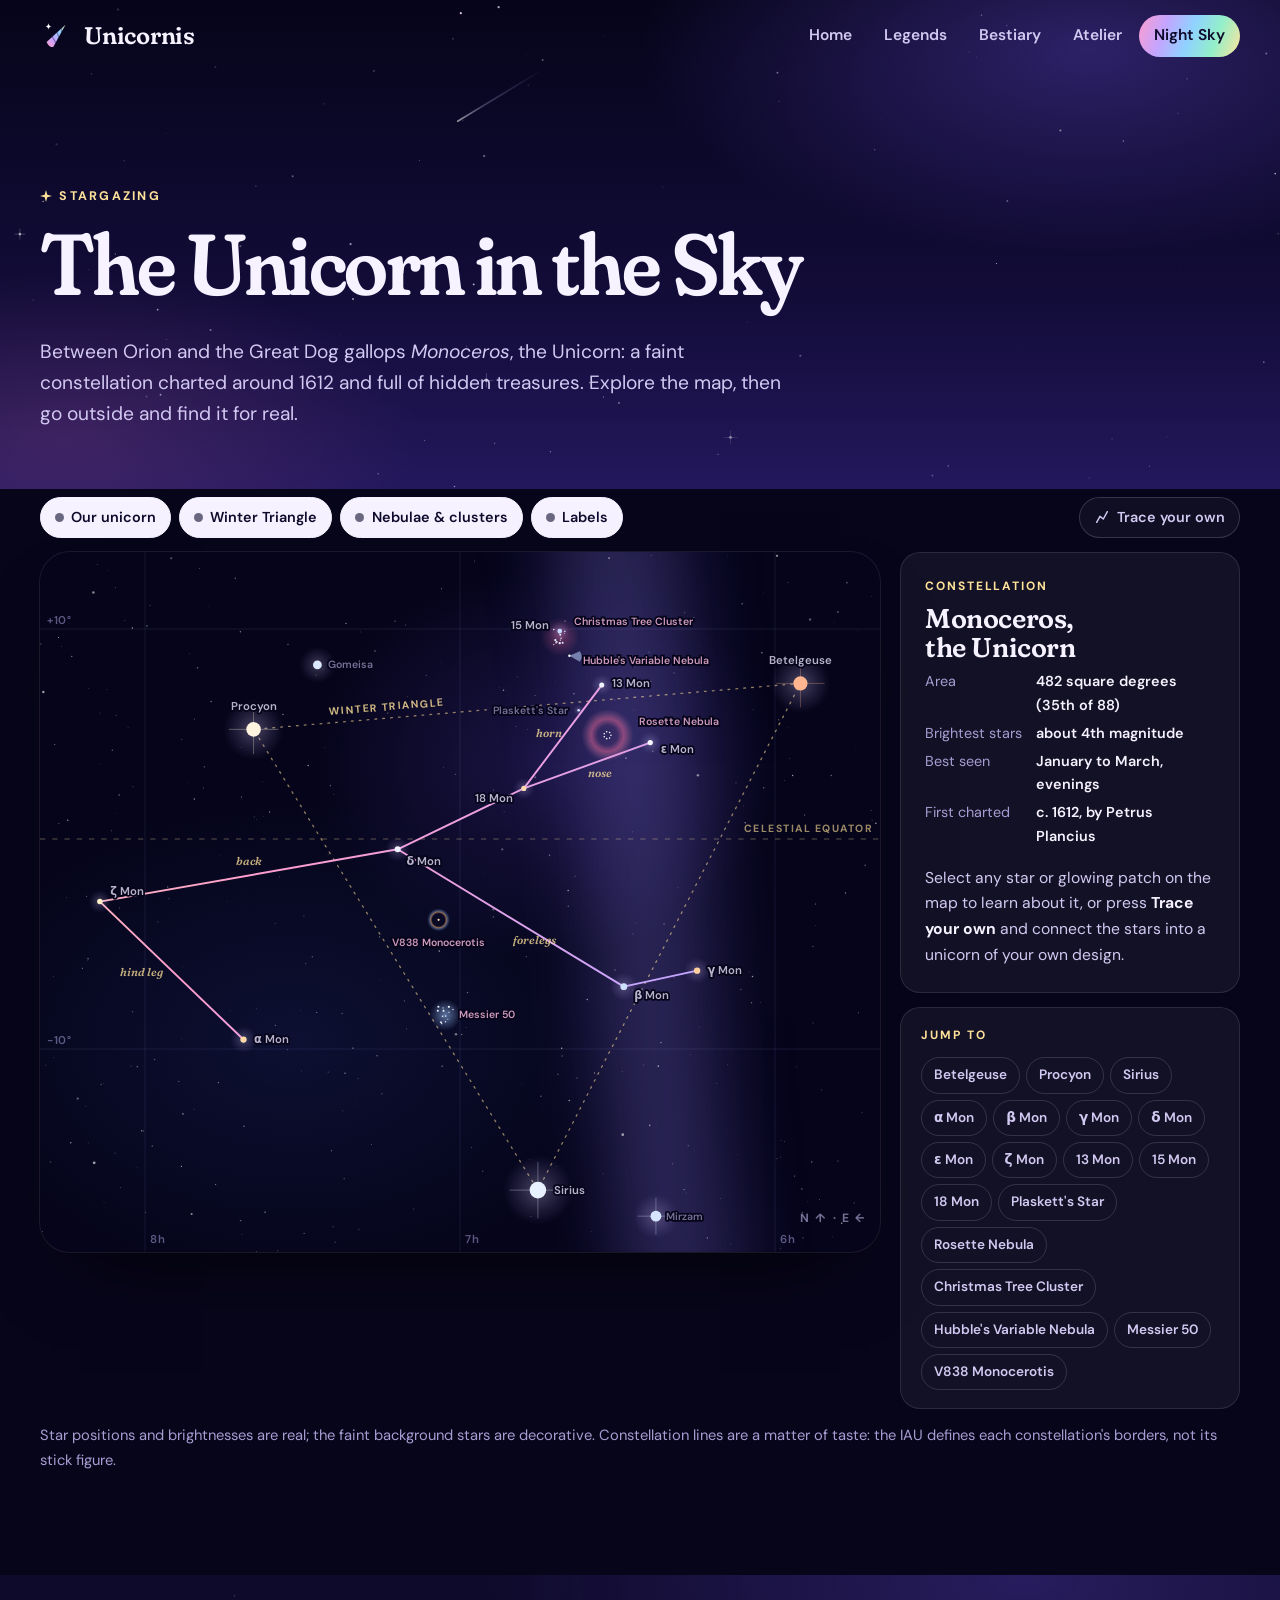
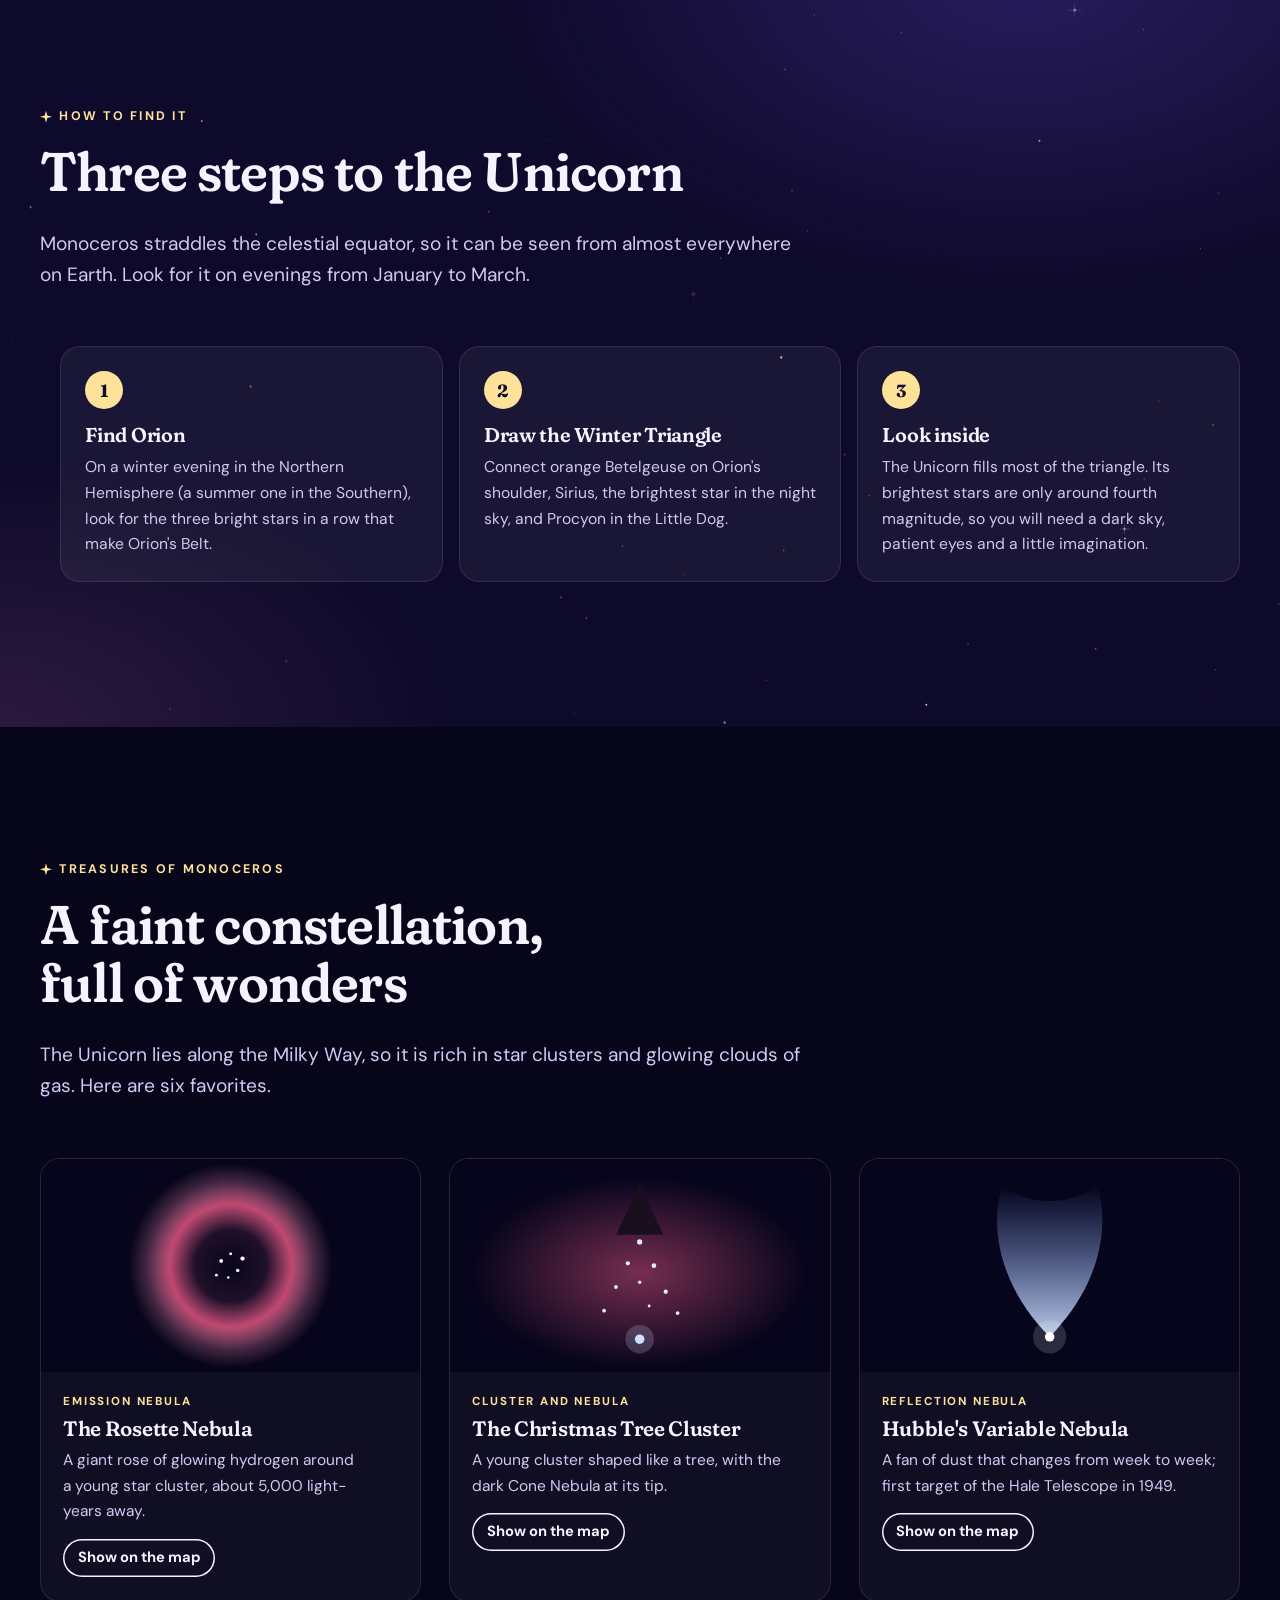
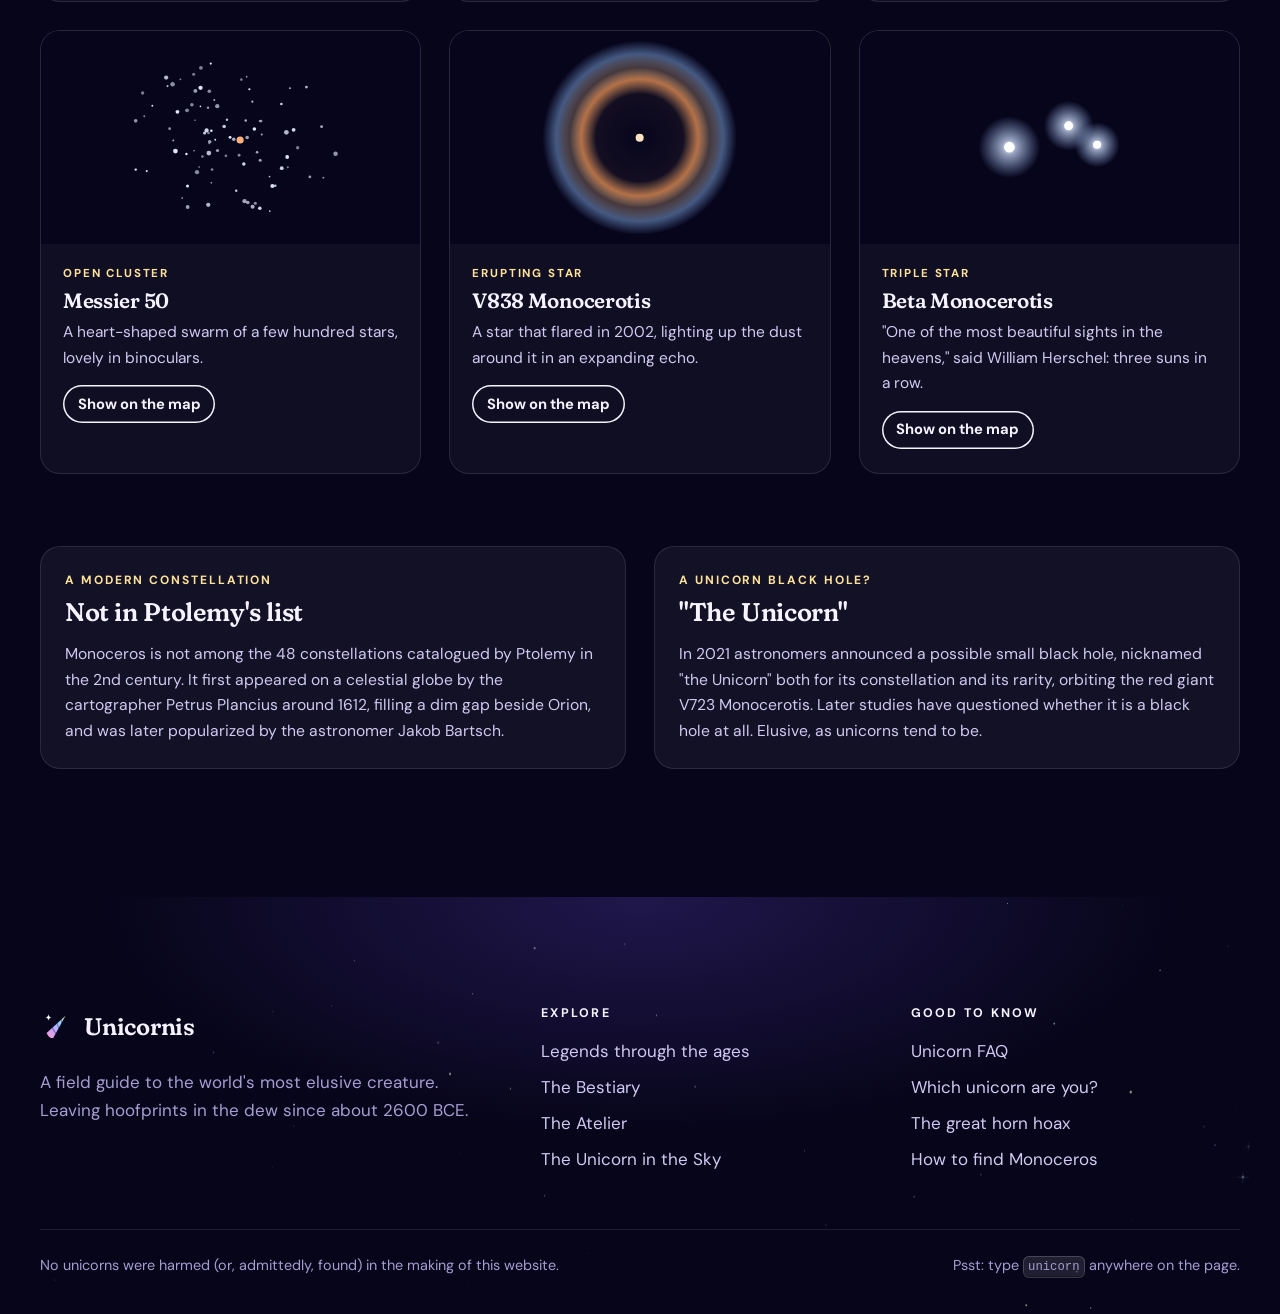
<file: site/entries/claude-opus-5-5-max/sky.html>
<!doctype html>
<html lang="en">
<head>
  <meta charset="utf-8">
  <meta name="viewport" content="width=device-width, initial-scale=1">
  <title>The Unicorn in the Sky · Unicornis</title>
  <meta name="description" content="An interactive star map of Monoceros, the Unicorn constellation: how to find it, its nebulae and star clusters, and a chance to trace your own unicorn among the stars.">
  <meta name="theme-color" content="#07051a">
  <link rel="icon" href="img/favicon.svg" type="image/svg+xml">
  <link rel="preconnect" href="https://fonts.googleapis.com">
  <link rel="preconnect" href="https://fonts.gstatic.com" crossorigin>
  <link rel="stylesheet" href="https://fonts.googleapis.com/css2?family=DM+Sans:ital,opsz,wght@0,9..40,400..700;1,9..40,400..700&family=Fraunces:ital,opsz,wght,SOFT,WONK@0,9..144,400..800,0..100,0..1;1,9..144,400..800,0..100,0..1&display=swap">
  <link rel="stylesheet" href="css/style.css">
</head>
<body class="sky-page">
  <a class="skip-link" href="#main">Skip to content</a>

  <header class="site-header" data-header>
    <div class="container header-inner">
      <a class="brand" href="index.html">
        <svg class="brand-mark" viewBox="0 0 48 48" aria-hidden="true" focusable="false">
          <defs><linearGradient id="bm-h" x1="10" y1="40" x2="38" y2="8" gradientUnits="userSpaceOnUse"><stop offset="0" stop-color="#ff9ccf"/><stop offset=".35" stop-color="#c3a5ff"/><stop offset=".68" stop-color="#8fd2ff"/><stop offset="1" stop-color="#ffe49c"/></linearGradient></defs>
          <path d="M9.3 32.3 L36 8 L18.7 39.7 Q12.2 39.6 9.3 32.3 Z" fill="url(#bm-h)"/>
          <path d="M22.2 33.4 L17.3 25 M26.5 25.4 L24 18.9 M30.5 18.2 L30.1 13.3" stroke="#120d36" stroke-opacity=".4" stroke-width="1.6" stroke-linecap="round" fill="none"/>
          <path d="M12 6 C12.4 9 13.6 10.2 16.5 10.5 C13.6 10.8 12.4 12 12 15 C11.6 12 10.4 10.8 7.5 10.5 C10.4 10.2 11.6 9 12 6 Z" fill="#fff"/>
        </svg>
        <span class="brand-name">Unicornis</span>
      </a>
      <button class="nav-toggle" type="button" aria-expanded="false" aria-controls="site-nav" data-nav-toggle>
        <span class="visually-hidden">Menu</span>
        <span class="nav-toggle-bars" aria-hidden="true"></span>
      </button>
      <nav class="site-nav" id="site-nav" aria-label="Main">
        <ul>
          <li><a href="index.html">Home</a></li>
          <li><a href="legends.html">Legends</a></li>
          <li><a href="bestiary.html">Bestiary</a></li>
          <li><a href="atelier.html">Atelier</a></li>
          <li><a href="sky.html" aria-current="page">Night Sky</a></li>
        </ul>
      </nav>
    </div>
  </header>

  <main id="main">
    <section class="page-hero sky-hero on-dark" aria-labelledby="page-title">
      <canvas class="starfield" data-starfield data-density="1.1" data-seed="sky-hero"></canvas>
      <div class="container">
        <p class="eyebrow">Stargazing</p>
        <h1 id="page-title">The Unicorn in the Sky</h1>
        <p class="lede">Between Orion and the Great Dog gallops <em>Monoceros</em>, the Unicorn: a faint constellation charted around 1612 and full of hidden treasures. Explore the map, then go outside and find it for real.</p>
      </div>
    </section>

    <section class="section section--tight on-dark" id="map" aria-labelledby="map-title" style="padding-top: 8px">
      <div class="container">
        <h2 id="map-title" class="visually-hidden">Interactive map of Monoceros</h2>
        <noscript><p class="noscript-note">The star map is drawn with JavaScript. Please enable it to explore the Unicorn.</p></noscript>
        <div class="sky-toolbar" role="toolbar" aria-label="Map layers">
          <button class="toggle" type="button" aria-pressed="true" data-layer="figure"><span class="dot" aria-hidden="true"></span>Our unicorn</button>
          <button class="toggle" type="button" aria-pressed="true" data-layer="triangle"><span class="dot" aria-hidden="true"></span>Winter Triangle</button>
          <button class="toggle" type="button" aria-pressed="true" data-layer="dso"><span class="dot" aria-hidden="true"></span>Nebulae &amp; clusters</button>
          <button class="toggle" type="button" aria-pressed="true" data-layer="labels"><span class="dot" aria-hidden="true"></span>Labels</button>
          <span class="spacer"></span>
          <button class="toggle toggle--trace" type="button" aria-pressed="false" data-trace>
            <svg width="16" height="16" viewBox="0 0 24 24" aria-hidden="true" focusable="false"><path d="M4 20l5-9 5 4 6-11" fill="none" stroke="currentColor" stroke-width="2.2" stroke-linecap="round" stroke-linejoin="round"/></svg>
            Trace your own
          </button>
        </div>

        <div class="sky-layout">
          <div class="sky-map" data-sky-map>
            <svg class="sky-svg" data-sky-svg viewBox="0 0 960 800" role="group" aria-label="Star map of Monoceros and the Winter Triangle. North is up and east is to the left."></svg>
            <p class="map-hint" aria-hidden="true">Click two stars to connect them</p>
            <p class="compass" aria-hidden="true">N ↑ · E ←</p>
          </div>

          <aside class="sky-panel" aria-label="Object details">
            <div class="sky-info" data-sky-info aria-live="polite"></div>
            <div class="sky-info" style="min-height: 0; padding: 18px 20px">
              <p class="kind" style="margin-bottom: .7rem">Jump to</p>
              <div class="object-list" data-object-list></div>
            </div>
            <div class="sky-info" data-trace-panel style="min-height: 0; padding: 18px 20px" hidden>
              <p class="kind">Your constellation</p>
              <p class="trace-stats" data-trace-stats></p>
              <div class="cta-row">
                <button class="btn btn--small btn--ghost" type="button" data-trace-undo style="color: var(--moon-1)">Undo</button>
                <button class="btn btn--small btn--ghost" type="button" data-trace-clear style="color: var(--moon-1)">Clear all</button>
              </div>
            </div>
          </aside>
        </div>
        <p class="note" style="color: var(--moon-3); margin-top: 14px">Star positions and brightnesses are real; the faint background stars are decorative. Constellation lines are a matter of taste: the IAU defines each constellation's borders, not its stick figure.</p>
      </div>
    </section>

    <section class="section section--night on-dark" id="find" aria-labelledby="find-title">
      <canvas class="starfield" data-starfield data-density=".5" data-meteors="false" data-seed="find"></canvas>
      <div class="container">
        <div class="section-head" data-reveal>
          <p class="eyebrow">How to find it</p>
          <h2 id="find-title">Three steps to the Unicorn</h2>
          <p class="lede">Monoceros straddles the celestial equator, so it can be seen from almost everywhere on Earth. Look for it on evenings from January to March.</p>
        </div>
        <ol class="howto">
          <li data-reveal>
            <h3>Find Orion</h3>
            <p>On a winter evening in the Northern Hemisphere (a summer one in the Southern), look for the three bright stars in a row that make Orion's Belt.</p>
          </li>
          <li data-reveal style="--reveal-delay: .08s">
            <h3>Draw the Winter Triangle</h3>
            <p>Connect orange Betelgeuse on Orion's shoulder, Sirius, the brightest star in the night sky, and Procyon in the Little Dog.</p>
          </li>
          <li data-reveal style="--reveal-delay: .16s">
            <h3>Look inside</h3>
            <p>The Unicorn fills most of the triangle. Its brightest stars are only around fourth magnitude, so you will need a dark sky, patient eyes and a little imagination.</p>
          </li>
        </ol>
      </div>
    </section>

    <section class="section on-dark" id="treasures" aria-labelledby="treasures-title" style="background: var(--night-0)">
      <div class="container">
        <div class="section-head" data-reveal>
          <p class="eyebrow">Treasures of Monoceros</p>
          <h2 id="treasures-title">A faint constellation, full of wonders</h2>
          <p class="lede">The Unicorn lies along the Milky Way, so it is rich in star clusters and glowing clouds of gas. Here are six favorites.</p>
        </div>
        <div class="grid grid--3" data-treasures></div>

        <div class="grid grid--2" style="margin-top: clamp(48px, 6vw, 72px)">
          <div class="sky-info" style="min-height: 0" data-reveal>
            <p class="kind">A modern constellation</p>
            <h3 style="color: var(--moon-1)">Not in Ptolemy's list</h3>
            <p class="mb-0">Monoceros is not among the 48 constellations catalogued by Ptolemy in the 2nd century. It first appeared on a celestial globe by the cartographer Petrus Plancius around 1612, filling a dim gap beside Orion, and was later popularized by the astronomer Jakob Bartsch.</p>
          </div>
          <div class="sky-info" style="min-height: 0" data-reveal>
            <p class="kind">A unicorn black hole?</p>
            <h3 style="color: var(--moon-1)">"The Unicorn"</h3>
            <p class="mb-0">In 2021 astronomers announced a possible small black hole, nicknamed "the Unicorn" both for its constellation and its rarity, orbiting the red giant V723 Monocerotis. Later studies have questioned whether it is a black hole at all. Elusive, as unicorns tend to be.</p>
          </div>
        </div>
      </div>
    </section>
  </main>

  <footer class="site-footer on-dark">
    <canvas class="starfield" data-starfield data-density=".7" data-meteors="false" data-seed="footer"></canvas>
    <div class="container">
      <div class="footer-grid">
        <div class="footer-brand">
          <a class="brand" href="index.html">
            <svg class="brand-mark" viewBox="0 0 48 48" aria-hidden="true" focusable="false">
              <defs><linearGradient id="bm-f" x1="10" y1="40" x2="38" y2="8" gradientUnits="userSpaceOnUse"><stop offset="0" stop-color="#ff9ccf"/><stop offset=".35" stop-color="#c3a5ff"/><stop offset=".68" stop-color="#8fd2ff"/><stop offset="1" stop-color="#ffe49c"/></linearGradient></defs>
              <path d="M9.3 32.3 L36 8 L18.7 39.7 Q12.2 39.6 9.3 32.3 Z" fill="url(#bm-f)"/>
              <path d="M22.2 33.4 L17.3 25 M26.5 25.4 L24 18.9 M30.5 18.2 L30.1 13.3" stroke="#120d36" stroke-opacity=".4" stroke-width="1.6" stroke-linecap="round" fill="none"/>
              <path d="M12 6 C12.4 9 13.6 10.2 16.5 10.5 C13.6 10.8 12.4 12 12 15 C11.6 12 10.4 10.8 7.5 10.5 C10.4 10.2 11.6 9 12 6 Z" fill="#fff"/>
            </svg>
            <span class="brand-name">Unicornis</span>
          </a>
          <p>A field guide to the world's most elusive creature. Leaving hoofprints in the dew since about 2600 BCE.</p>
        </div>
        <div class="footer-col">
          <h2>Explore</h2>
          <ul>
            <li><a href="legends.html">Legends through the ages</a></li>
            <li><a href="bestiary.html">The Bestiary</a></li>
            <li><a href="atelier.html">The Atelier</a></li>
            <li><a href="sky.html">The Unicorn in the Sky</a></li>
          </ul>
        </div>
        <div class="footer-col">
          <h2>Good to know</h2>
          <ul>
            <li><a href="index.html#faq">Unicorn FAQ</a></li>
            <li><a href="bestiary.html#quiz">Which unicorn are you?</a></li>
            <li><a href="legends.html#hoax">The great horn hoax</a></li>
            <li><a href="sky.html#find">How to find Monoceros</a></li>
          </ul>
        </div>
      </div>
      <div class="footer-bottom">
        <p>No unicorns were harmed (or, admittedly, found) in the making of this website.</p>
        <p>Psst: type <kbd>unicorn</kbd> anywhere on the page.</p>
      </div>
    </div>
  </footer>

  <script src="js/site.js"></script>
  <script src="js/sky.js"></script>
</body>
</html>
</file>
<file: site/styles.css>
/* Unicorn Bench catalog styles (light and dark). */
:root {
  --bg: #fbf8ff;
  --surface: #ffffff;
  --text: #241c36;
  --muted: #6c6383;
  --border: #e7e0f3;
  --accent: #8b5cf6;
  --accent-soft: #efe7ff;
  --rainbow: linear-gradient(90deg, #ff9fcf, #ffd08a, #fff1a0, #9fe6bd, #9fcbff, #c9a8ff);
  --radius: 16px;
  --shadow: 0 8px 24px rgba(60, 40, 110, 0.08);
}

@media (prefers-color-scheme: dark) {
  :root {
    --bg: #15111f;
    --surface: #1f1a2d;
    --text: #efe9fb;
    --muted: #aaa1c0;
    --border: #342c47;
    --accent: #b794ff;
    --accent-soft: #2c2342;
    --shadow: 0 8px 24px rgba(0, 0, 0, 0.35);
  }
}

* { box-sizing: border-box; }

body {
  margin: 0;
  font-family: system-ui, -apple-system, "Segoe UI", Roboto, sans-serif;
  background: var(--bg);
  color: var(--text);
  line-height: 1.55;
}

a { color: var(--accent); }

.container { max-width: 1100px; margin: 0 auto; padding: 0 16px; }

.site-header { padding: 56px 0 32px; border-bottom: 1px solid var(--border); position: relative; }
.site-header::before { content: ""; position: absolute; inset: 0 0 auto; height: 5px; background: var(--rainbow); }
.site-header--small { padding: 36px 0 24px; }
.site-header h1 { margin: 0.2em 0 0.3em; font-size: clamp(2rem, 6vw, 3.2rem); line-height: 1.1; }
.lead { max-width: 46rem; font-size: 1.08rem; color: var(--muted); margin: 0 0 0.6rem; }
.eyebrow { margin: 0; font-size: 0.78rem; font-weight: 700; letter-spacing: 0.08em; text-transform: uppercase; color: var(--muted); }
.eyebrow a { color: inherit; text-decoration: none; }
.task-prompt { margin: 0; }

main section { margin: 40px 0; }
h2 { font-size: 1.4rem; margin: 0 0 16px; }
.muted { color: var(--muted); }

/* Comparison tables */
.table-scroll { overflow-x: auto; border: 1px solid var(--border); border-radius: var(--radius); background: var(--surface); }
.compare { width: 100%; border-collapse: collapse; font-size: 0.95rem; }
.compare th, .compare td { padding: 12px 14px; text-align: left; border-bottom: 1px solid var(--border); white-space: nowrap; }
.compare thead th { font-size: 0.78rem; text-transform: uppercase; letter-spacing: 0.05em; color: var(--muted); background: var(--accent-soft); }
.compare tbody tr:last-child > * { border-bottom: 0; }
.compare tbody th a { font-weight: 700; text-decoration: none; }

/* Catalog cards */
.catalog { display: grid; grid-template-columns: repeat(auto-fill, minmax(min(100%, 320px), 1fr)); gap: 20px; }
.card { display: flex; flex-direction: column; background: var(--surface); border: 1px solid var(--border); border-radius: var(--radius); box-shadow: var(--shadow); overflow: hidden; }
.card__preview { position: relative; height: 220px; overflow: hidden; border-bottom: 1px solid var(--border); background: #fff; }
.card__preview iframe { width: 400%; height: 400%; border: 0; transform: scale(0.25); transform-origin: 0 0; pointer-events: none; }
.card__body { padding: 18px; display: flex; flex-direction: column; gap: 8px; flex: 1; }
.card__body h3 { margin: 0; font-size: 1.2rem; }
.card__body p { margin: 0; }

.chips { display: flex; flex-wrap: wrap; gap: 6px; list-style: none; margin: 4px 0; padding: 0; }
.chips li { font-size: 0.8rem; padding: 3px 10px; border-radius: 999px; background: var(--accent-soft); color: var(--text); }

.actions { display: flex; flex-wrap: wrap; gap: 8px; margin-top: auto; padding-top: 6px; }
.button { display: inline-block; padding: 8px 14px; border-radius: 999px; background: var(--accent); color: #fff; font-weight: 600; font-size: 0.92rem; text-decoration: none; }
.button:hover, .button:focus-visible { filter: brightness(1.1); }
.button--ghost { background: transparent; color: var(--accent); border: 1px solid var(--accent); }

/* Entry page */
.detail-grid { display: grid; grid-template-columns: repeat(auto-fit, minmax(min(100%, 420px), 1fr)); gap: 24px; }
.facts { margin: 0; background: var(--surface); border: 1px solid var(--border); border-radius: var(--radius); padding: 6px 18px; }
.facts dt { font-size: 0.78rem; font-weight: 700; text-transform: uppercase; letter-spacing: 0.05em; color: var(--muted); padding-top: 12px; }
.facts dd { margin: 2px 0 0; padding-bottom: 12px; border-bottom: 1px solid var(--border); }
.facts dd:last-of-type { border-bottom: 0; }
.note { display: block; font-size: 0.85rem; color: var(--muted); margin-top: 2px; }

.step { margin-top: 12px; background: var(--surface); border: 1px solid var(--border); border-radius: var(--radius); padding: 12px 16px; }
.step summary { cursor: pointer; font-weight: 700; }
.step h4 { margin: 14px 0 6px; font-size: 0.85rem; text-transform: uppercase; letter-spacing: 0.05em; color: var(--muted); }
.step pre { margin: 0; max-height: 420px; overflow: auto; white-space: pre-wrap; word-break: break-word; font-size: 0.85rem; background: var(--bg); border: 1px solid var(--border); border-radius: 10px; padding: 12px; }
.notes { padding-left: 1.2rem; }
.notes li { margin-bottom: 8px; }
.error { padding: 12px 16px; border-radius: var(--radius); background: #ffe3e3; color: #7a1d1d; }

.site-footer { border-top: 1px solid var(--border); padding: 24px 0; color: var(--muted); font-size: 0.9rem; }
</file>
<file: site/entries/claude-opus-5-5-max/css/style.css>
/* =============================================================
   Unicornis: a website dedicated to unicorns
   Shared stylesheet for every page.
   ============================================================= */

/* ---------- Design tokens ---------- */
:root {
  /* Night palette (dark sections) */
  --night-0: #07051a;
  --night-1: #0e0a2b;
  --night-2: #171140;
  --night-3: #251b5e;
  --moon-1: #f6f2ff;
  --moon-2: #d2c9f2;
  --moon-3: #a79dd3;

  /* Pearl palette (light sections) */
  --pearl-0: #ffffff;
  --pearl-1: #fbf8ff;
  --pearl-2: #f4effd;
  --pearl-3: #e8e0f7;
  --ink-1: #1d1642;
  --ink-2: #3b3366;
  --ink-3: #5f5789;

  /* Accents */
  --violet: #6a4ce0;
  --violet-deep: #4b31b8;
  --rose: #ff8cc6;
  --lilac: #b79cff;
  --sky: #7ccfff;
  --mint: #86ebc3;
  --butter: #ffe29a;
  --peach: #ffb38c;
  --gold-1: #f5d98f;
  --gold-2: #e3b552;
  --gold-3: #8a6115;

  --iris: linear-gradient(110deg, #ff9ccf 0%, #c3a5ff 26%, #8fd2ff 50%, #93efc9 74%, #ffe49c 100%);
  --iris-loop: linear-gradient(90deg, #ff9ccf, #c3a5ff, #8fd2ff, #93efc9, #ffe49c, #ff9ccf);

  --radius-s: 12px;
  --radius-m: 20px;
  --radius-l: 30px;
  --shadow-1: 0 1px 2px rgba(29, 22, 66, .05), 0 6px 20px -6px rgba(29, 22, 66, .12);
  --shadow-2: 0 2px 6px rgba(29, 22, 66, .06), 0 24px 56px -18px rgba(29, 22, 66, .30);

  --font-display: "Fraunces", "Iowan Old Style", "Palatino Linotype", Palatino, "Book Antiqua", Georgia, serif;
  --font-body: "DM Sans", system-ui, -apple-system, "Segoe UI", Roboto, "Helvetica Neue", Arial, sans-serif;

  --container: 1200px;
  --gutter: clamp(16px, 4vw, 40px);
  --header-h: 72px;
  --ease-out: cubic-bezier(.22, 1, .36, 1);
}

/* ---------- Base ---------- */
*, *::before, *::after { box-sizing: border-box; }

html {
  -webkit-text-size-adjust: 100%;
  text-size-adjust: 100%;
  scroll-behavior: smooth;
  scroll-padding-top: calc(var(--header-h) + 20px);
}

body {
  margin: 0;
  min-height: 100vh;
  font-family: var(--font-body);
  font-size: 1.0625rem;
  line-height: 1.65;
  color: var(--ink-2);
  background: var(--pearl-1);
  -webkit-font-smoothing: antialiased;
  text-rendering: optimizeLegibility;
  overflow-x: clip;
}

img, svg, canvas, video { display: block; max-width: 100%; }
button, input, select, textarea { font: inherit; color: inherit; }
button { cursor: pointer; }
a { color: var(--violet); text-underline-offset: .18em; text-decoration-thickness: 1px; }
a:hover { color: var(--violet-deep); }
p { margin: 0 0 1em; }
ul, ol { margin: 0 0 1em; padding-left: 1.2em; }
figure { margin: 0; }
strong { color: var(--ink-1); font-weight: 700; }
em { font-style: italic; }
hr { border: 0; height: 1px; background: var(--pearl-3); margin: 2rem 0; }
kbd {
  display: inline-block;
  padding: .05em .45em;
  border-radius: 6px;
  font-family: ui-monospace, "Cascadia Code", Consolas, monospace;
  font-size: .85em;
  background: rgba(255, 255, 255, .1);
  box-shadow: inset 0 -2px 0 rgba(0, 0, 0, .25), inset 0 0 0 1px rgba(255, 255, 255, .18);
}

:focus-visible {
  outline: 3px solid var(--violet);
  outline-offset: 3px;
  border-radius: 6px;
}
.on-dark :focus-visible, .site-header :focus-visible, .site-footer :focus-visible { outline-color: var(--butter); }

::selection { background: rgba(183, 156, 255, .45); color: var(--ink-1); }

h1, h2, h3, h4 {
  margin: 0 0 .5em;
  font-family: var(--font-display);
  font-weight: 600;
  line-height: 1.08;
  letter-spacing: -.015em;
  color: var(--ink-1);
  font-variation-settings: "SOFT" 100, "WONK" 0;
  text-wrap: balance;
}
h2 { font-size: clamp(2.1rem, 4.6vw, 3.4rem); }
h3 { font-size: clamp(1.35rem, 2.2vw, 1.6rem); line-height: 1.2; }
h4 { font-size: 1.1rem; line-height: 1.3; }
p, li { text-wrap: pretty; }

.visually-hidden {
  position: absolute !important;
  width: 1px; height: 1px;
  padding: 0; margin: -1px;
  overflow: hidden; clip: rect(0 0 0 0);
  white-space: nowrap; border: 0;
}

.skip-link {
  position: fixed;
  top: 12px; left: 12px;
  z-index: 100;
  padding: 10px 16px;
  border-radius: 999px;
  background: var(--butter);
  color: var(--night-1);
  font-weight: 700;
  text-decoration: none;
  transform: translateY(-160%);
  transition: transform .2s var(--ease-out);
}
.skip-link:focus { transform: none; }

/* ---------- Layout helpers ---------- */
.container {
  width: min(100% - 2 * var(--gutter), var(--container));
  margin-inline: auto;
}
.container--narrow { width: min(100% - 2 * var(--gutter), 820px); margin-inline: auto; }

.section { position: relative; padding-block: clamp(72px, 10vw, 128px); }
.section > .container, .section > .container--narrow { position: relative; z-index: 1; }
.section--tight { padding-block: clamp(48px, 7vw, 88px); }
.section--pearl {
  background:
    radial-gradient(55% 45% at 6% 0%, rgba(255, 156, 207, .13), transparent 70%),
    radial-gradient(45% 45% at 100% 28%, rgba(143, 210, 255, .15), transparent 70%),
    radial-gradient(40% 40% at 40% 100%, rgba(147, 239, 201, .12), transparent 70%),
    var(--pearl-1);
}
.section--white { background: var(--pearl-0); }
.section--night {
  background:
    radial-gradient(60% 60% at 80% 0%, rgba(106, 76, 224, .28), transparent 70%),
    radial-gradient(50% 50% at 0% 100%, rgba(255, 140, 198, .12), transparent 70%),
    var(--night-1);
  color: var(--moon-2);
}
.section--night h2, .section--night h3, .section--night h4, .section--night strong { color: var(--moon-1); }
.section--night .lede { color: var(--moon-2); }
.section--night .eyebrow { color: var(--butter); }
.section--night a { color: var(--butter); }

.section-head { max-width: 760px; margin-bottom: clamp(36px, 5vw, 56px); }
.section-head--center { margin-inline: auto; text-align: center; }

.eyebrow {
  display: inline-flex;
  align-items: center;
  gap: .6em;
  margin: 0 0 1rem;
  font-family: var(--font-body);
  font-size: .78rem;
  font-weight: 700;
  letter-spacing: .18em;
  text-transform: uppercase;
  color: var(--violet);
}
.eyebrow::before {
  content: "";
  width: 12px; height: 12px;
  flex: none;
  background: currentColor;
  clip-path: polygon(50% 0, 61% 39%, 100% 50%, 61% 61%, 50% 100%, 39% 61%, 0 50%, 39% 39%);
}

.lede {
  font-size: clamp(1.12rem, 1.5vw, 1.3rem);
  line-height: 1.6;
  color: var(--ink-3);
}

.grid { display: grid; gap: clamp(16px, 2.4vw, 28px); }
.grid--2 { grid-template-columns: repeat(2, minmax(0, 1fr)); }
.grid--3 { grid-template-columns: repeat(3, minmax(0, 1fr)); }
.grid--4 { grid-template-columns: repeat(4, minmax(0, 1fr)); }
@media (max-width: 980px) {
  .grid--3, .grid--4 { grid-template-columns: repeat(2, minmax(0, 1fr)); }
}
@media (max-width: 640px) {
  .grid--2, .grid--3, .grid--4 { grid-template-columns: minmax(0, 1fr); }
}

.text-iris {
  background: var(--iris-loop);
  background-size: 200% 100%;
  -webkit-background-clip: text;
  background-clip: text;
  color: transparent;
  animation: shimmer 9s linear infinite;
}

/* ---------- Buttons, chips, badges ---------- */
.btn {
  --btn-bg: var(--ink-1);
  --btn-fg: var(--pearl-0);
  position: relative;
  display: inline-flex;
  align-items: center;
  justify-content: center;
  gap: .55em;
  min-height: 48px;
  padding: .8em 1.45em;
  border: 0;
  border-radius: 999px;
  background: var(--btn-bg);
  color: var(--btn-fg);
  font-weight: 700;
  font-size: 1rem;
  line-height: 1.2;
  text-decoration: none;
  white-space: nowrap;
  transition: transform .25s var(--ease-out), box-shadow .25s var(--ease-out), background-color .2s, color .2s;
}
.btn:hover { color: var(--btn-fg); transform: translateY(-2px); box-shadow: 0 12px 28px -12px rgba(29, 22, 66, .5); }
.btn:active { transform: translateY(0); }
.btn svg { width: 1.15em; height: 1.15em; flex: none; }
.btn--primary {
  --btn-fg: var(--night-1);
  background: var(--iris-loop);
  background-size: 200% 100%;
  box-shadow: 0 10px 30px -12px rgba(195, 165, 255, .8);
  animation: shimmer 12s linear infinite;
}
.btn--primary:hover { box-shadow: 0 16px 40px -12px rgba(195, 165, 255, .95); }
.btn--ghost {
  --btn-bg: transparent;
  --btn-fg: currentColor;
  color: inherit;
  box-shadow: inset 0 0 0 1.5px currentColor;
}
.btn--ghost:hover { box-shadow: inset 0 0 0 1.5px currentColor, 0 12px 28px -14px rgba(0, 0, 0, .4); color: inherit; }
.btn--soft { --btn-bg: var(--pearl-2); --btn-fg: var(--ink-1); box-shadow: inset 0 0 0 1px var(--pearl-3); }
.btn--soft:hover { --btn-bg: #fff; }
.btn--small { min-height: 38px; padding: .5em 1em; font-size: .92rem; }
.btn[disabled] { opacity: .5; pointer-events: none; }

.chip {
  display: inline-flex;
  align-items: center;
  gap: .45em;
  min-height: 38px;
  padding: .4em 1em;
  border: 1px solid var(--pearl-3);
  border-radius: 999px;
  background: var(--pearl-0);
  color: var(--ink-2);
  font-size: .93rem;
  font-weight: 600;
  transition: background .2s, color .2s, border-color .2s, box-shadow .2s;
}
.chip:hover { border-color: var(--lilac); color: var(--ink-1); }
.chip[aria-pressed="true"] {
  border-color: transparent;
  background: var(--ink-1);
  color: var(--pearl-0);
  box-shadow: 0 6px 18px -8px rgba(29, 22, 66, .6);
}
.chip .count { font-weight: 500; opacity: .65; font-size: .85em; }

.badge {
  display: inline-flex;
  align-items: center;
  gap: .4em;
  padding: .25em .7em;
  border-radius: 999px;
  font-size: .72rem;
  font-weight: 700;
  letter-spacing: .08em;
  text-transform: uppercase;
  line-height: 1.4;
}
.badge::before { content: ""; width: .55em; height: .55em; border-radius: 50%; background: currentColor; }
.badge--legend { background: #efe7ff; color: #5534c4; }
.badge--real { background: #dcf7ea; color: #146b47; }

/* ---------- Header & navigation ---------- */
.site-header {
  position: fixed;
  inset: 0 0 auto 0;
  z-index: 50;
  height: var(--header-h);
  color: var(--moon-1);
  transition: background-color .35s, box-shadow .35s, backdrop-filter .35s;
}
.site-header.is-scrolled, .site-header.is-open {
  background: rgba(13, 10, 38, .9);
  -webkit-backdrop-filter: blur(14px) saturate(140%);
  backdrop-filter: blur(14px) saturate(140%);
  box-shadow: 0 1px 0 rgba(255, 255, 255, .07);
}
.header-inner {
  height: 100%;
  display: flex;
  align-items: center;
  justify-content: space-between;
  gap: 24px;
}
.brand {
  display: inline-flex;
  align-items: center;
  gap: 10px;
  color: var(--moon-1);
  text-decoration: none;
  font-family: var(--font-display);
  font-variation-settings: "SOFT" 100, "WONK" 1;
  font-size: 1.5rem;
  font-weight: 600;
  letter-spacing: -.01em;
}
.brand:hover { color: #fff; }
.brand-mark { width: 34px; height: 34px; transition: transform .5s var(--ease-out); }
.brand:hover .brand-mark { transform: rotate(-12deg) scale(1.08); }

.site-nav ul { display: flex; gap: 2px; margin: 0; padding: 0; list-style: none; }
.site-nav a {
  display: block;
  padding: 8px 15px;
  border-radius: 999px;
  color: var(--moon-2);
  font-weight: 600;
  font-size: .97rem;
  text-decoration: none;
  transition: color .2s, background-color .2s;
}
.site-nav a:hover { color: var(--moon-1); background: rgba(255, 255, 255, .09); }
.site-nav a[aria-current="page"] { color: var(--night-1); background: var(--iris); }

.nav-toggle {
  display: none;
  width: 46px; height: 46px;
  border: 0;
  border-radius: 50%;
  background: rgba(255, 255, 255, .08);
  color: var(--moon-1);
  place-items: center;
}
.nav-toggle-bars, .nav-toggle-bars::before, .nav-toggle-bars::after {
  display: block;
  width: 20px; height: 2px;
  border-radius: 2px;
  background: currentColor;
  transition: transform .3s var(--ease-out), opacity .2s;
}
.nav-toggle-bars { position: relative; }
.nav-toggle-bars::before, .nav-toggle-bars::after { content: ""; position: absolute; left: 0; }
.nav-toggle-bars::before { top: -6px; }
.nav-toggle-bars::after { top: 6px; }
.nav-toggle[aria-expanded="true"] .nav-toggle-bars { background: transparent; }
.nav-toggle[aria-expanded="true"] .nav-toggle-bars::before { transform: translateY(6px) rotate(45deg); }
.nav-toggle[aria-expanded="true"] .nav-toggle-bars::after { transform: translateY(-6px) rotate(-45deg); }

@media (max-width: 860px) {
  .nav-toggle { display: grid; }
  .site-nav {
    position: absolute;
    top: var(--header-h);
    left: 0; right: 0;
    padding: 8px var(--gutter) 20px;
    background: rgba(12, 9, 36, .96);
    box-shadow: 0 24px 40px -20px rgba(0, 0, 0, .6);
    visibility: hidden;
    opacity: 0;
    transform: translateY(-8px);
    transition: opacity .25s, transform .25s var(--ease-out), visibility 0s linear .25s;
  }
  .site-header.is-open .site-nav { visibility: visible; opacity: 1; transform: none; transition-delay: 0s; }
  .site-nav ul { flex-direction: column; gap: 4px; }
  .site-nav a { padding: 12px 16px; font-size: 1.08rem; }
}

/* ---------- Star canvases ---------- */
.starfield {
  position: absolute;
  inset: 0;
  width: 100%;
  height: 100%;
  pointer-events: none;
}

/* ---------- Curved dividers ---------- */
.divider {
  position: absolute;
  left: 0; right: 0; bottom: -1px;
  width: 100%;
  height: clamp(36px, 6vw, 80px);
  z-index: 3;
  pointer-events: none;
}
.divider path { fill: var(--pearl-1); }
.divider--white path { fill: var(--pearl-0); }

/* ---------- Home hero ---------- */
.hero {
  position: relative;
  min-height: max(640px, 100svh);
  display: grid;
  align-items: center;
  overflow: hidden;
  color: var(--moon-1);
  background:
    radial-gradient(50% 45% at 72% 22%, rgba(122, 92, 255, .30), transparent 70%),
    radial-gradient(45% 40% at 12% 85%, rgba(255, 120, 190, .16), transparent 70%),
    linear-gradient(180deg, #06041a 0%, #100b33 45%, #22175a 78%, #3a2370 100%);
}
.hero-moon {
  position: absolute;
  top: calc(var(--header-h) + 4vh);
  right: 7vw;
  width: clamp(70px, 9vw, 130px);
  aspect-ratio: 1;
  border-radius: 50%;
  background: radial-gradient(circle at 36% 34%, #fffef8 0%, #f5efff 42%, #ddd2fa 72%, #c9bbf2 100%);
  box-shadow: 0 0 50px 8px rgba(240, 232, 255, .30), 0 0 150px 40px rgba(170, 150, 255, .18);
  pointer-events: none;
}
.hero-moon::before, .hero-moon::after {
  content: "";
  position: absolute;
  border-radius: 50%;
  background: rgba(160, 140, 220, .22);
}
.hero-moon::before { width: 22%; height: 22%; top: 48%; left: 24%; }
.hero-moon::after { width: 13%; height: 13%; top: 28%; left: 58%; }

.hero-hills { position: absolute; left: 0; right: 0; bottom: 0; width: 100%; height: 34%; min-height: 200px; pointer-events: none; }

.hero-inner {
  position: relative;
  z-index: 2;
  display: grid;
  grid-template-columns: minmax(0, 1fr) minmax(0, 1.05fr);
  align-items: center;
  gap: clamp(16px, 3vw, 48px);
  padding-top: calc(var(--header-h) + 24px);
  padding-bottom: clamp(96px, 14vh, 160px);
}
.hero-copy { max-width: 600px; }
.hero .eyebrow { color: var(--butter); }
.hero-title {
  margin: 0 0 .25em;
  font-size: clamp(3.6rem, 10vw, 8.4rem);
  line-height: .92;
  letter-spacing: -.035em;
  font-weight: 650;
  font-variation-settings: "SOFT" 100, "WONK" 1;
  color: var(--moon-1);
}
.hero-title .text-iris { display: inline-block; padding-bottom: .08em; }
.hero-sub {
  max-width: 34ch;
  margin-bottom: 2rem;
  font-size: clamp(1.15rem, 1.7vw, 1.38rem);
  line-height: 1.55;
  color: var(--moon-2);
}
.hero-actions { display: flex; flex-wrap: wrap; gap: 12px; }
.hero-actions .btn--ghost { color: var(--moon-1); }

.hero-art { position: relative; aspect-ratio: 640 / 540; width: 100%; max-width: 660px; justify-self: end; }
.hero-art .halo {
  position: absolute;
  inset: 8% 6% 10% 10%;
  border-radius: 50%;
  background: radial-gradient(closest-side, rgba(195, 165, 255, .30), rgba(143, 210, 255, .10) 55%, transparent 75%);
  filter: blur(10px);
  animation: breathe 7s ease-in-out infinite;
}
.hero-art svg { position: relative; width: 100%; height: 100%; overflow: visible; }

.scroll-cue {
  position: absolute;
  left: 50%;
  bottom: clamp(70px, 11vh, 110px);
  z-index: 4;
  display: grid;
  justify-items: center;
  gap: 6px;
  color: var(--moon-2);
  font-size: .75rem;
  font-weight: 700;
  letter-spacing: .2em;
  text-transform: uppercase;
  text-decoration: none;
  transform: translateX(-50%);
}
.scroll-cue:hover { color: var(--moon-1); }
.scroll-cue span.mouse {
  width: 22px; height: 34px;
  border: 2px solid currentColor;
  border-radius: 12px;
  position: relative;
}
.scroll-cue span.mouse::after {
  content: "";
  position: absolute;
  top: 6px; left: 50%;
  width: 3px; height: 7px;
  border-radius: 2px;
  background: currentColor;
  transform: translateX(-50%);
  animation: wheel 1.8s ease-in-out infinite;
}

.fireflies { position: absolute; inset: auto 0 0 0; height: 40%; pointer-events: none; z-index: 1; }
.firefly {
  position: absolute;
  width: 5px; height: 5px;
  border-radius: 50%;
  background: #fff6c8;
  box-shadow: 0 0 10px 3px rgba(255, 236, 160, .7);
  opacity: 0;
  animation: firefly 9s ease-in-out infinite;
}

/* Constellation unicorn */
.constellation .seg {
  fill: none;
  stroke-width: 1.6;
  stroke-linecap: round;
  stroke-linejoin: round;
  opacity: .9;
}
.constellation .seg--soft { stroke-width: 1.1; opacity: .55; }
.constellation .node-wrap { transform-box: fill-box; transform-origin: center; }
.constellation .tip-spark { transform-box: fill-box; transform-origin: center; animation: spin 14s linear infinite; }
.constellation .twinkle { animation: twinkle 3.8s ease-in-out infinite; animation-delay: var(--tw, 0s); }
.constellation.is-animated .seg {
  stroke-dasharray: 1 1;
  stroke-dashoffset: 1;
  animation: draw var(--dur, .9s) var(--ease-out) forwards;
  animation-delay: var(--d, 0s);
}
.constellation.is-animated .node-wrap {
  opacity: 0;
  animation: pop .6s var(--ease-out) forwards;
  animation-delay: var(--d, 0s);
}
.constellation .silhouette { opacity: 0; }
.constellation.is-animated .silhouette { animation: fadeIn 2.4s ease forwards; animation-delay: var(--d, 3s); }
.constellation.is-static .silhouette { opacity: 1; }

@media (max-width: 900px) {
  .scroll-cue { display: none; }
  .hero-inner { grid-template-columns: minmax(0, 1fr); text-align: left; padding-bottom: 120px; }
  .hero-art { order: -1; max-width: 420px; justify-self: center; margin-bottom: -12px; }
  .hero-moon { right: 6vw; top: calc(var(--header-h) + 8px); }
}
@media (max-width: 520px) {
  .hero-art { max-width: 320px; }
  .hero-actions .btn { flex: 1 1 auto; }
}

/* ---------- Inner page hero ---------- */
.page-hero {
  position: relative;
  overflow: hidden;
  color: var(--moon-1);
  background:
    radial-gradient(50% 60% at 85% 10%, rgba(122, 92, 255, .32), transparent 70%),
    radial-gradient(40% 50% at 5% 90%, rgba(255, 120, 190, .14), transparent 70%),
    linear-gradient(180deg, #06041a 0%, #120c38 60%, #23185c 100%);
  padding: calc(var(--header-h) + clamp(48px, 9vw, 110px)) 0 clamp(88px, 11vw, 140px);
}
.page-hero > .container { position: relative; z-index: 2; }
.page-hero .eyebrow { color: var(--butter); }
.page-hero h1 {
  max-width: 16ch;
  margin-bottom: .35em;
  color: var(--moon-1);
  font-size: clamp(2.7rem, 7vw, 5.4rem);
  line-height: .98;
  letter-spacing: -.03em;
  font-variation-settings: "SOFT" 100, "WONK" 1;
}
.page-hero .lede { max-width: 58ch; color: var(--moon-2); }
.page-hero-grid { display: grid; grid-template-columns: minmax(0, 1.1fr) minmax(0, .9fr); gap: 40px; align-items: center; }
@media (max-width: 900px) { .page-hero-grid { grid-template-columns: minmax(0, 1fr); } }

/* ---------- Reveal on scroll ---------- */
.js [data-reveal] {
  opacity: 0;
  transform: translateY(22px);
  transition: opacity .9s var(--ease-out), transform .9s var(--ease-out);
  transition-delay: var(--reveal-delay, 0s);
}
.js [data-reveal].is-in { opacity: 1; transform: none; }

/* ---------- Cards ---------- */
.card {
  position: relative;
  border: 1px solid var(--pearl-3);
  border-radius: var(--radius-m);
  background: var(--pearl-0);
  box-shadow: var(--shadow-1);
}
.card--hover { transition: transform .35s var(--ease-out), box-shadow .35s var(--ease-out), border-color .35s; }
.card--hover:hover {
  transform: translateY(-5px);
  box-shadow: var(--shadow-2);
  border-color: transparent;
  background: linear-gradient(var(--pearl-0), var(--pearl-0)) padding-box, var(--iris) border-box;
}

/* ---------- Home: intro ---------- */
.intro-grid {
  display: grid;
  grid-template-columns: minmax(0, .95fr) minmax(0, 1.05fr);
  gap: clamp(32px, 6vw, 80px);
  align-items: center;
}
.etym {
  position: relative;
  padding: clamp(28px, 4vw, 48px);
  border-radius: var(--radius-l);
  background:
    radial-gradient(80% 70% at 100% 0%, rgba(195, 165, 255, .35), transparent 70%),
    radial-gradient(70% 60% at 0% 100%, rgba(255, 156, 207, .28), transparent 70%),
    var(--night-2);
  color: var(--moon-2);
  overflow: hidden;
  box-shadow: var(--shadow-2);
}
.etym-row { display: flex; align-items: baseline; flex-wrap: wrap; gap: .3em .5em; }
.etym-word {
  font-family: var(--font-display);
  font-variation-settings: "SOFT" 100, "WONK" 1;
  font-size: clamp(2.4rem, 5vw, 3.6rem);
  font-weight: 600;
  line-height: 1;
  color: var(--moon-1);
}
.etym-word.iris { background: var(--iris); -webkit-background-clip: text; background-clip: text; color: transparent; }
.etym-op { align-self: start; margin-top: .35rem; font-family: var(--font-display); font-size: 2rem; line-height: 1; color: var(--moon-3); }
.etym-gloss { display: block; margin-top: .35rem; font-size: .9rem; letter-spacing: .04em; color: var(--moon-3); }
.etym-parts { display: grid; grid-template-columns: auto auto 1fr; gap: 10px 16px; align-items: end; margin-bottom: 1.6rem; }
.etym-result { padding-top: 1.4rem; border-top: 1px solid rgba(255, 255, 255, .12); }
.etym-note { margin: 1.2rem 0 0; font-size: .95rem; color: var(--moon-3); }
.etym-note em { color: var(--moon-1); font-style: italic; }

.stats { display: grid; grid-template-columns: repeat(4, minmax(0, 1fr)); gap: 16px; margin: clamp(48px, 7vw, 80px) 0 0; padding: 0; list-style: none; }
.stat {
  padding: 22px 20px;
  border-radius: var(--radius-m);
  background: rgba(255, 255, 255, .7);
  border: 1px solid var(--pearl-3);
}
.stat-num {
  display: block;
  font-family: var(--font-display);
  font-variation-settings: "SOFT" 100, "WONK" 1;
  font-size: clamp(2.2rem, 4vw, 3rem);
  font-weight: 650;
  line-height: 1;
  color: var(--ink-1);
  margin-bottom: .4rem;
  font-variant-numeric: tabular-nums;
}
.stat-label { font-size: .95rem; line-height: 1.4; color: var(--ink-3); }
@media (max-width: 900px) { .intro-grid { grid-template-columns: minmax(0, 1fr); } .stats { grid-template-columns: repeat(2, minmax(0, 1fr)); } }

/* ---------- Home: facts ---------- */
.fact-card { padding: 28px 26px 26px; display: flex; flex-direction: column; gap: 10px; }
.fact-card h3 { margin: 0; font-size: 1.3rem; }
.fact-card p { margin: 0; color: var(--ink-3); font-size: 1rem; }
.fact-icon {
  width: 64px; height: 64px;
  border-radius: 18px;
  display: grid;
  place-items: center;
  margin-bottom: 8px;
  background: var(--tint, var(--pearl-2));
}
.fact-icon svg { width: 38px; height: 38px; }
.fact-card .more { margin-top: auto; padding-top: 10px; font-weight: 700; font-size: .95rem; text-decoration: none; }
.fact-card .more::after { content: " →"; }

/* ---------- Home: explore ---------- */
.explore-grid { display: grid; grid-template-columns: repeat(12, minmax(0, 1fr)); gap: clamp(16px, 2.4vw, 28px); }
.explore-card {
  position: relative;
  grid-column: span 6;
  min-height: 340px;
  display: flex;
  flex-direction: column;
  justify-content: flex-end;
  padding: clamp(24px, 3vw, 36px);
  border-radius: var(--radius-l);
  overflow: hidden;
  isolation: isolate;
  color: var(--moon-1);
  text-decoration: none;
  background: var(--night-2);
  transition: transform .45s var(--ease-out), box-shadow .45s var(--ease-out);
}
.explore-card:hover { color: var(--moon-1); transform: translateY(-6px); box-shadow: 0 30px 60px -28px rgba(29, 22, 66, .7); }
.explore-card .art { position: absolute; inset: 0; z-index: -1; transition: transform .8s var(--ease-out); }
.explore-card:hover .art { transform: scale(1.04); }
.explore-card .art svg { width: 100%; height: 100%; }
.explore-card::after {
  content: "";
  position: absolute;
  inset: 0;
  z-index: -1;
  background: linear-gradient(180deg, transparent 30%, rgba(8, 6, 28, .82) 100%);
}
.explore-card .art--unicorn {
  background:
    radial-gradient(circle at 18% 22%, #fff6d2 0 26px, rgba(255, 241, 192, .7) 27px, transparent 70px),
    linear-gradient(180deg, #ffcfe4 0%, #ffe5d4 46%, #c6ecd6 46.2%, #a4dfbd 70%);
}
.explore-card .art--unicorn svg { position: absolute; left: 50%; top: 2%; width: auto; height: 74%; transform: translateX(-36%); }
.explore-card .art .art-timeline { position: absolute; left: 6%; top: 20%; width: 74%; height: 18%; }
.explore-card .art-horns { position: absolute; inset: 9% 12% 44%; display: flex; align-items: flex-end; justify-content: space-between; }
.explore-card .art-horns svg { width: auto; flex: none; filter: drop-shadow(0 8px 14px rgba(0, 0, 0, .35)); }
.explore-card .kicker { font-size: .78rem; letter-spacing: .18em; text-transform: uppercase; font-weight: 700; color: var(--butter); }
.explore-card h3 { margin: .35rem 0 .4rem; color: #fff; font-size: clamp(1.6rem, 2.6vw, 2.1rem); }
.explore-card p { margin: 0; max-width: 42ch; color: var(--moon-2); }
.explore-card .go {
  position: absolute;
  top: 22px; right: 22px;
  width: 46px; height: 46px;
  border-radius: 50%;
  display: grid;
  place-items: center;
  background: rgba(255, 255, 255, .14);
  backdrop-filter: blur(6px);
  transition: background .3s, transform .45s var(--ease-out);
}
.explore-card:hover .go { background: var(--butter); color: var(--night-1); transform: rotate(-45deg); }
.explore-card--wide { grid-column: span 7; }
.explore-card--narrow { grid-column: span 5; }
@media (max-width: 900px) { .explore-card, .explore-card--wide, .explore-card--narrow { grid-column: span 12; min-height: 360px; } }
@media (max-width: 600px) {
  .explore-card .go { display: none; }
  .explore-card .art .art-timeline { left: 7%; width: 86%; top: 12%; height: 16%; }
  .explore-card .art--unicorn svg { height: 62%; transform: translateX(-50%); }
}

/* ---------- Home: oracle ---------- */
.oracle {
  display: grid;
  grid-template-columns: minmax(0, .8fr) minmax(0, 1.2fr);
  gap: clamp(28px, 5vw, 72px);
  align-items: center;
}
.oracle-orb-wrap { display: grid; place-items: center; }
.oracle-orb {
  position: relative;
  width: min(320px, 70vw);
  aspect-ratio: 1;
  border: 0;
  border-radius: 50%;
  padding: 0;
  background:
    radial-gradient(circle at 34% 30%, rgba(255, 255, 255, .95), rgba(255, 255, 255, 0) 22%),
    radial-gradient(circle at 60% 70%, rgba(143, 210, 255, .55), transparent 55%),
    radial-gradient(circle at 30% 70%, rgba(255, 156, 207, .55), transparent 55%),
    radial-gradient(circle at 70% 30%, rgba(147, 239, 201, .45), transparent 50%),
    radial-gradient(circle, #6a4ce0 0%, #2c1d78 70%, #1a1150 100%);
  box-shadow: 0 0 0 10px rgba(255, 255, 255, .05), 0 0 80px 10px rgba(183, 156, 255, .35), inset 0 -20px 50px rgba(10, 6, 40, .6);
  transition: transform .5s var(--ease-out), box-shadow .5s;
  animation: float 7s ease-in-out infinite;
}
.oracle-orb:hover { box-shadow: 0 0 0 10px rgba(255, 255, 255, .08), 0 0 110px 20px rgba(183, 156, 255, .5), inset 0 -20px 50px rgba(10, 6, 40, .6); }
.oracle-orb:active { transform: scale(.97); }
.oracle-orb .orb-label {
  position: absolute;
  inset: auto 0 22%;
  color: #fff;
  font-family: var(--font-display);
  font-variation-settings: "SOFT" 100, "WONK" 1;
  font-size: 1.25rem;
  font-weight: 600;
  text-shadow: 0 2px 12px rgba(20, 10, 60, .6);
}
.oracle-orb svg.orb-horn { position: absolute; inset: 18% 30% 38%; width: 40%; height: 44%; opacity: .95; }
.oracle-orb.is-spinning { animation: orbSpin .9s var(--ease-out); }
.oracle-card {
  position: relative;
  padding: clamp(28px, 4vw, 44px);
  border-radius: var(--radius-l);
  background: rgba(255, 255, 255, .06);
  border: 1px solid rgba(255, 255, 255, .12);
  min-height: 260px;
}
.oracle-count { font-size: .85rem; letter-spacing: .14em; text-transform: uppercase; font-weight: 700; color: var(--moon-3); }
.oracle-fact {
  margin: .8rem 0 1.4rem;
  font-family: var(--font-display);
  font-variation-settings: "SOFT" 100, "WONK" 0;
  font-size: clamp(1.4rem, 2.6vw, 2rem);
  line-height: 1.3;
  font-weight: 500;
  color: var(--moon-1);
  transition: opacity .35s, transform .35s var(--ease-out), filter .35s;
}
.oracle-fact.is-changing { opacity: 0; transform: translateY(8px); filter: blur(4px); }
.oracle-source { font-size: .95rem; color: var(--moon-3); margin: 0; }
@media (max-width: 860px) { .oracle { grid-template-columns: minmax(0, 1fr); } }

/* ---------- FAQ ---------- */
.faq { display: grid; gap: 12px; }
.faq-item {
  border: 1px solid var(--pearl-3);
  border-radius: var(--radius-m);
  background: var(--pearl-0);
  transition: box-shadow .3s, border-color .3s;
}
.faq-item[open] { box-shadow: var(--shadow-1); border-color: #d9cdf6; }
.faq-item summary {
  display: flex;
  align-items: center;
  justify-content: space-between;
  gap: 16px;
  padding: 20px 24px;
  cursor: pointer;
  list-style: none;
  font-family: var(--font-display);
  font-size: 1.2rem;
  font-weight: 600;
  color: var(--ink-1);
}
.faq-item summary::-webkit-details-marker { display: none; }
.faq-item summary::after {
  content: "";
  flex: none;
  width: 28px; height: 28px;
  border-radius: 50%;
  background:
    linear-gradient(var(--ink-1), var(--ink-1)) center / 12px 2px no-repeat,
    linear-gradient(var(--ink-1), var(--ink-1)) center / 2px 12px no-repeat,
    var(--pearl-2);
  transition: transform .3s var(--ease-out);
}
.faq-item[open] summary::after { transform: rotate(45deg); background-color: #efe7ff; }
.faq-item .faq-body { padding: 0 24px 22px; color: var(--ink-3); }
.faq-item .faq-body p:last-child { margin-bottom: 0; }

/* ---------- Footer ---------- */
.site-footer {
  position: relative;
  overflow: hidden;
  padding: clamp(64px, 9vw, 110px) 0 36px;
  color: var(--moon-2);
  background:
    radial-gradient(60% 80% at 50% 0%, rgba(106, 76, 224, .25), transparent 70%),
    var(--night-0);
}
.site-footer > .container { position: relative; z-index: 2; }
.footer-grid { display: grid; grid-template-columns: minmax(0, 1.4fr) repeat(2, minmax(0, 1fr)); gap: 40px; }
.footer-brand p { max-width: 36ch; color: var(--moon-3); margin-top: 1rem; }
.footer-col h2 {
  margin-bottom: 1rem;
  font-family: var(--font-body);
  font-size: .78rem;
  font-weight: 700;
  letter-spacing: .18em;
  text-transform: uppercase;
  color: var(--butter);
}
.footer-col ul { list-style: none; padding: 0; margin: 0; display: grid; gap: 8px; }
.footer-col a { color: var(--moon-2); text-decoration: none; }
.footer-col a:hover { color: #fff; text-decoration: underline; }
.footer-bottom {
  display: flex;
  flex-wrap: wrap;
  justify-content: space-between;
  gap: 12px 24px;
  margin-top: 56px;
  padding-top: 24px;
  border-top: 1px solid rgba(255, 255, 255, .1);
  font-size: .9rem;
  color: var(--moon-3);
}
.footer-bottom p { margin: 0; }
@media (max-width: 760px) { .footer-grid { grid-template-columns: minmax(0, 1fr) minmax(0, 1fr); } .footer-brand { grid-column: 1 / -1; } }

/* ---------- Toast ---------- */
.toast-region {
  position: fixed;
  left: 50%;
  bottom: 24px;
  z-index: 200;
  display: grid;
  gap: 8px;
  justify-items: center;
  transform: translateX(-50%);
  pointer-events: none;
  width: min(92vw, 460px);
}
.toast {
  padding: 12px 20px;
  border-radius: 999px;
  background: var(--ink-1);
  color: var(--pearl-0);
  font-weight: 600;
  font-size: .95rem;
  box-shadow: 0 18px 40px -14px rgba(0, 0, 0, .55);
  animation: toastIn .35s var(--ease-out);
  text-align: center;
}
.toast.is-leaving { animation: toastOut .3s ease forwards; }

/* ---------- Sparkle bursts & easter egg ---------- */
.spark {
  position: fixed;
  z-index: 300;
  width: var(--s, 14px);
  height: var(--s, 14px);
  pointer-events: none;
  background: var(--c, #fff);
  clip-path: polygon(50% 0, 62% 38%, 100% 50%, 62% 62%, 50% 100%, 38% 62%, 0 50%, 38% 38%);
  animation: spark var(--t, .9s) var(--ease-out) forwards;
}
.gallop {
  position: fixed;
  z-index: 250;
  left: 0;
  bottom: 14vh;
  width: 190px;
  pointer-events: none;
  animation: gallop 4.2s cubic-bezier(.45, .05, .55, .95) forwards;
  filter: drop-shadow(0 0 12px rgba(195, 165, 255, .9));
}
.gallop svg { width: 100%; height: auto; overflow: visible; }

.noscript-note {
  margin: 0 0 20px;
  padding: 14px 18px;
  border-radius: var(--radius-s);
  background: #fff3f9;
  color: var(--ink-1);
  font-weight: 600;
}

/* ---------- Generic utilities ---------- */
.center { text-align: center; }
.mt-0 { margin-top: 0; }
.mb-0 { margin-bottom: 0; }
.cta-row { display: flex; flex-wrap: wrap; gap: 12px; align-items: center; }
.cta-row--center { justify-content: center; }
.note { font-size: .92rem; color: var(--ink-3); }

/* ---------- Legends page ---------- */
.legends-hero { background:
    radial-gradient(60% 70% at 85% 0%, rgba(227, 181, 82, .20), transparent 70%),
    radial-gradient(50% 60% at 0% 100%, rgba(255, 120, 190, .16), transparent 70%),
    linear-gradient(180deg, #06041a 0%, #13103a 60%, #1f1a4e 100%); }
.millefleurs { position: absolute; inset: 0; width: 100%; height: 100%; opacity: .55; pointer-events: none; }
.millefleurs-fade {
  position: absolute;
  inset: 0;
  background:
    linear-gradient(180deg, rgba(6, 4, 26, .95) 0, rgba(6, 4, 26, 0) 150px),
    linear-gradient(90deg, rgba(6, 4, 26, .96) 0%, rgba(6, 4, 26, .78) 45%, rgba(6, 4, 26, .25) 100%);
  pointer-events: none;
  z-index: 1;
}

.era-nav {
  position: sticky;
  top: var(--header-h);
  z-index: 20;
  background: rgba(251, 248, 255, .86);
  -webkit-backdrop-filter: blur(12px);
  backdrop-filter: blur(12px);
  border-bottom: 1px solid var(--pearl-3);
}
.era-nav ol {
  display: flex;
  gap: 6px;
  margin: 0;
  padding: 10px 0;
  list-style: none;
  overflow-x: auto;
  scrollbar-width: none;
}
.era-nav ol::-webkit-scrollbar { display: none; }
.era-link {
  display: inline-flex;
  align-items: baseline;
  gap: .5em;
  padding: 8px 16px;
  border-radius: 999px;
  white-space: nowrap;
  color: var(--ink-3);
  font-weight: 600;
  font-size: .95rem;
  text-decoration: none;
  transition: background-color .25s, color .25s;
}
.era-link .num { font-family: var(--font-display); font-weight: 600; color: var(--gold-3); }
.era-link:hover { color: var(--ink-1); background: var(--pearl-2); }
.era-link.is-active { background: var(--ink-1); color: var(--pearl-0); }
.era-link.is-active .num { color: var(--butter); }

.era { position: relative; }
.era + .era { margin-top: clamp(40px, 6vw, 72px); }
.era-head {
  display: grid;
  justify-items: center;
  text-align: center;
  margin-bottom: clamp(28px, 4vw, 48px);
}
.era-numeral {
  width: 74px; height: 74px;
  display: grid;
  place-items: center;
  margin-bottom: 14px;
  border-radius: 50%;
  font-family: var(--font-display);
  font-size: 1.6rem;
  font-weight: 600;
  color: var(--gold-3);
  background: radial-gradient(circle at 35% 30%, #fffaf0, #f7e7c1);
  box-shadow: 0 0 0 6px rgba(227, 181, 82, .15), inset 0 0 0 1px rgba(154, 110, 28, .25);
}
.era-head h2 { margin-bottom: .2em; }
.era-head p { max-width: 56ch; color: var(--ink-3); margin: 0; }

.timeline { position: relative; display: grid; gap: 28px; margin: 0; padding: 0; list-style: none; }
.timeline::before {
  content: "";
  position: absolute;
  top: 0; bottom: 0;
  left: 50%;
  width: 2px;
  transform: translateX(-50%);
  background: linear-gradient(180deg, transparent, var(--lilac) 8%, var(--rose) 50%, var(--gold-2) 92%, transparent);
  opacity: .6;
}
.tl-item { position: relative; display: grid; grid-template-columns: minmax(0, 1fr) 72px minmax(0, 1fr); align-items: start; }
.tl-item > .tl-card { grid-column: 1; grid-row: 1; }
.tl-item.tl-right > .tl-card { grid-column: 3; }
.tl-marker {
  grid-column: 2;
  grid-row: 1;
  justify-self: center;
  margin-top: 22px;
  width: 44px; height: 44px;
  border-radius: 50%;
  display: grid;
  place-items: center;
  background: var(--pearl-0);
  color: var(--violet);
  box-shadow: 0 0 0 5px var(--pearl-1), 0 0 0 6px var(--pearl-3), var(--shadow-1);
  position: relative;
  z-index: 1;
}
.tl-marker svg { width: 24px; height: 24px; }
.tl-card { padding: 24px 26px; }
.tl-year {
  display: inline-block;
  margin-bottom: .6rem;
  padding: .2em .75em;
  border-radius: 999px;
  font-size: .82rem;
  font-weight: 700;
  letter-spacing: .06em;
  color: var(--gold-3);
  background: #fbf1d9;
}
.tl-card h3 { margin-bottom: .45rem; }
.tl-card p { color: var(--ink-3); margin-bottom: .7em; }
.tl-card p:last-child { margin-bottom: 0; }
.tl-where {
  display: flex;
  gap: .5em;
  align-items: flex-start;
  margin-top: 1rem;
  padding-top: .9rem;
  border-top: 1px dashed var(--pearl-3);
  font-size: .9rem;
  color: var(--ink-3);
}
.tl-where svg { flex: none; width: 18px; height: 18px; margin-top: .15em; color: var(--rose); }
.tl-where strong { color: var(--ink-2); }

.tl-quote {
  position: relative;
  padding: clamp(28px, 4vw, 44px) clamp(24px, 4vw, 48px);
  border-radius: var(--radius-l);
  background: var(--night-2);
  color: var(--moon-2);
  text-align: center;
  overflow: hidden;
  z-index: 1;
}
.tl-quote::before {
  content: "\201C";
  position: absolute;
  top: -.18em; left: .12em;
  font-family: var(--font-display);
  font-size: 9rem;
  line-height: 1;
  color: rgba(255, 255, 255, .08);
}
.tl-quote blockquote {
  margin: 0 auto .8rem;
  max-width: 40ch;
  font-family: var(--font-display);
  font-variation-settings: "SOFT" 100, "WONK" 0;
  font-size: clamp(1.35rem, 2.6vw, 1.9rem);
  line-height: 1.32;
  font-weight: 500;
  color: var(--moon-1);
}
.tl-quote figcaption { font-size: .95rem; color: var(--moon-3); }

@media (min-width: 821px) {
  /* Interlock alternating cards so the timeline reads as a zigzag, not a staircase. */
  .tl-item + .tl-item { margin-top: -110px; }
}
@media (max-width: 820px) {
  .timeline::before { left: 22px; }
  .tl-item, .tl-item.tl-right { grid-template-columns: 44px minmax(0, 1fr); column-gap: 16px; }
  .tl-item > .tl-card, .tl-item.tl-right > .tl-card { grid-column: 2; }
  .tl-marker { grid-column: 1; margin-top: 18px; }
}

.hoax {
  display: grid;
  grid-template-columns: minmax(0, 1fr) minmax(0, 1fr);
  gap: clamp(28px, 5vw, 64px);
  align-items: center;
}
.hoax-art {
  position: relative;
  border-radius: var(--radius-l);
  aspect-ratio: 1;
  overflow: hidden;
  background: radial-gradient(circle at 50% 40%, #2b2470, #120d36 75%);
}
.hoax-art svg { width: 100%; height: 100%; }
.hoax-art .tag {
  position: absolute;
  padding: 6px 12px;
  border-radius: 999px;
  font-size: .78rem;
  font-weight: 700;
  letter-spacing: .04em;
  background: rgba(255, 255, 255, .92);
  color: var(--ink-1);
  box-shadow: var(--shadow-1);
}
.test-list { counter-reset: test; list-style: none; padding: 0; margin: 1.5rem 0 0; display: grid; gap: 14px; }
.test-list li {
  counter-increment: test;
  position: relative;
  padding: 16px 18px 16px 62px;
  border-radius: var(--radius-s);
  background: rgba(255, 255, 255, .06);
  border: 1px solid rgba(255, 255, 255, .1);
  color: var(--moon-2);
}
.test-list li::before {
  content: counter(test);
  position: absolute;
  left: 16px; top: 14px;
  width: 32px; height: 32px;
  border-radius: 50%;
  display: grid;
  place-items: center;
  font-family: var(--font-display);
  font-weight: 700;
  background: var(--butter);
  color: var(--night-1);
}
.test-list strong { color: var(--moon-1); }
@media (max-width: 860px) { .hoax { grid-template-columns: minmax(0, 1fr); } .hoax-art { max-width: 460px; } }

/* ---------- Bestiary page ---------- */
.horn-row { display: flex; align-items: flex-end; gap: clamp(4px, 1.4vw, 14px); justify-content: flex-end; }
.horn-row svg { width: clamp(44px, 7vw, 86px); height: auto; animation: float 6s ease-in-out infinite; }
.horn-row svg:nth-child(2n) { animation-delay: -1.5s; }
.horn-row svg:nth-child(3n) { animation-delay: -3s; }
@media (max-width: 900px) { .horn-row { justify-content: flex-start; } }

.toolbar {
  display: flex;
  flex-wrap: wrap;
  align-items: center;
  justify-content: space-between;
  gap: 16px 24px;
  margin-bottom: 28px;
}
.toolbar-group { display: flex; flex-wrap: wrap; gap: 8px; align-items: center; }
.toolbar-label { font-size: .8rem; font-weight: 700; letter-spacing: .14em; text-transform: uppercase; color: var(--ink-3); margin-right: 4px; }
.search {
  position: relative;
  flex: 0 1 300px;
}
.search input {
  width: 100%;
  min-height: 44px;
  padding: 10px 16px 10px 42px;
  border: 1px solid var(--pearl-3);
  border-radius: 999px;
  background: var(--pearl-0);
  color: var(--ink-1);
}
.search input::placeholder { color: #8a83ad; }
.search input:focus { outline: none; border-color: var(--lilac); box-shadow: 0 0 0 4px rgba(183, 156, 255, .25); }
.search svg { position: absolute; left: 14px; top: 50%; width: 18px; height: 18px; transform: translateY(-50%); color: var(--ink-3); pointer-events: none; }
.results-count { margin: 0 0 18px; font-size: .95rem; color: var(--ink-3); }

.beast-grid { display: grid; grid-template-columns: repeat(auto-fill, minmax(min(100%, 270px), 1fr)); gap: clamp(16px, 2vw, 24px); }
.beast-card {
  display: flex;
  flex-direction: column;
  overflow: hidden;
  animation: cardIn .5s var(--ease-out) both;
  animation-delay: var(--i, 0s);
}
.beast-medal {
  position: relative;
  display: grid;
  place-items: center;
  padding: 22px 22px 6px;
  background: linear-gradient(180deg, var(--tint-a, #f1ebff), var(--pearl-0));
}
.beast-medal svg { width: min(190px, 70%); height: auto; transition: transform .6s var(--ease-out); }
.beast-card:hover .beast-medal svg { transform: rotate(-4deg) scale(1.04); }
.beast-medal .badge { position: absolute; top: 14px; left: 14px; }
.beast-body { display: flex; flex-direction: column; gap: 6px; padding: 14px 22px 22px; flex: 1; }
.beast-meta { font-size: .8rem; font-weight: 700; letter-spacing: .08em; text-transform: uppercase; color: var(--ink-3); }
.beast-body h3 { margin: 0; font-size: 1.45rem; }
.beast-tag { margin: 0; font-family: var(--font-display); font-style: italic; color: var(--violet); font-size: 1.02rem; }
.beast-summary { margin: 6px 0 12px; color: var(--ink-3); font-size: .98rem; }
.beast-actions { margin-top: auto; }
.beast-empty { grid-column: 1 / -1; padding: 48px 24px; text-align: center; color: var(--ink-3); border: 2px dashed var(--pearl-3); border-radius: var(--radius-m); }

.meters { display: grid; gap: 8px; margin: 0; }
.meter { display: grid; grid-template-columns: 112px minmax(0, 1fr); align-items: center; gap: 12px; font-size: .9rem; }
.meter dt { color: var(--ink-3); font-weight: 600; }
.meter dd { margin: 0; display: flex; gap: 5px; }
.pip { width: 100%; max-width: 34px; height: 8px; border-radius: 4px; background: var(--pearl-3); }
.pip.on { background: var(--iris); background-size: 500% 100%; }
.pip.on:nth-child(2) { background-position: 25% 0; }
.pip.on:nth-child(3) { background-position: 50% 0; }
.pip.on:nth-child(4) { background-position: 75% 0; }
.pip.on:nth-child(5) { background-position: 100% 0; }

dialog.notes {
  width: min(920px, 100% - 24px);
  max-height: min(90vh, 960px);
  padding: 0;
  border: 0;
  border-radius: var(--radius-l);
  background: var(--pearl-0);
  color: var(--ink-2);
  box-shadow: 0 40px 120px -30px rgba(0, 0, 0, .6);
  overflow: auto;
  overscroll-behavior: contain;
}
dialog.notes::backdrop { background: rgba(7, 5, 26, .62); -webkit-backdrop-filter: blur(6px); backdrop-filter: blur(6px); }
dialog.notes[open] { animation: dialogIn .4s var(--ease-out); }
.notes-grid { display: grid; grid-template-columns: minmax(0, .85fr) minmax(0, 1.15fr); }
.notes-art {
  position: relative;
  padding: 48px 28px;
  background: radial-gradient(circle at 50% 30%, var(--tint-a, #efe7ff), var(--tint-b, #d8ccff));
}
.notes-art-inner { position: sticky; top: 48px; display: grid; justify-items: center; gap: 18px; }
.notes-art .badge { background: rgba(255, 255, 255, .75); }
.notes-art svg.medal { width: min(280px, 80%); height: auto; filter: drop-shadow(0 18px 30px rgba(29, 22, 66, .25)); }
.notes-body { padding: clamp(28px, 4vw, 44px); }
.notes-body h2 { font-size: clamp(2rem, 4vw, 2.7rem); margin-bottom: .1em; }
.notes-body .aka { margin: 0 0 1rem; font-family: var(--font-display); font-style: italic; color: var(--violet); font-size: 1.1rem; }
.notes-facts { display: grid; grid-template-columns: auto minmax(0, 1fr); gap: 6px 16px; margin: 1.2rem 0; padding: 16px 18px; border-radius: var(--radius-s); background: var(--pearl-2); font-size: .95rem; }
.notes-facts dt { font-weight: 700; color: var(--ink-1); }
.notes-facts dd { margin: 0; color: var(--ink-3); }
.notes-fun { margin-top: 1.2rem; padding: 16px 18px; border-left: 4px solid var(--rose); border-radius: 0 var(--radius-s) var(--radius-s) 0; background: #fff3f9; color: var(--ink-2); font-size: .98rem; }
.notes-fun strong { display: block; font-size: .78rem; letter-spacing: .14em; text-transform: uppercase; color: #b23a7a; margin-bottom: .2rem; }
.notes-close {
  position: sticky;
  top: 14px;
  float: right;
  margin: 14px 14px -60px 0;
  z-index: 5;
  width: 44px; height: 44px;
  border: 0;
  border-radius: 50%;
  background: rgba(255, 255, 255, .9);
  box-shadow: var(--shadow-1);
  display: grid;
  place-items: center;
  color: var(--ink-1);
}
.notes-close:hover { background: #fff; transform: rotate(90deg); transition: transform .3s var(--ease-out); }
.notes-close svg { width: 18px; height: 18px; }
.notes-nav { display: flex; justify-content: space-between; gap: 12px; margin-top: 1.6rem; padding-top: 1.2rem; border-top: 1px solid var(--pearl-3); }
@media (max-width: 760px) {
  .notes-grid { grid-template-columns: minmax(0, 1fr); }
  .notes-art { padding: 48px 20px 24px; }
  .notes-art-inner { position: static; }
  .notes-art svg.medal { width: min(200px, 60%); }
}

.quiz {
  position: relative;
  max-width: 860px;
  margin-inline: auto;
  padding: clamp(28px, 5vw, 56px);
  border-radius: var(--radius-l);
  background: rgba(255, 255, 255, .05);
  border: 1px solid rgba(255, 255, 255, .12);
  box-shadow: 0 40px 80px -40px rgba(0, 0, 0, .6);
}
.quiz-progress { display: flex; gap: 6px; margin-bottom: 24px; }
.quiz-progress span { flex: 1; height: 6px; border-radius: 3px; background: rgba(255, 255, 255, .14); transition: background .4s; }
.quiz-progress span.done { background: var(--iris); }
.quiz-step { font-size: .8rem; letter-spacing: .16em; text-transform: uppercase; font-weight: 700; color: var(--moon-3); margin: 0 0 .5rem; }
.quiz-q { margin: 0 0 1.4rem; font-size: clamp(1.6rem, 3.4vw, 2.3rem); color: var(--moon-1); }
.quiz-options { display: grid; grid-template-columns: repeat(2, minmax(0, 1fr)); gap: 12px; }
.quiz-option {
  display: flex;
  align-items: center;
  gap: 14px;
  min-height: 72px;
  padding: 16px 18px;
  border: 1px solid rgba(255, 255, 255, .16);
  border-radius: var(--radius-m);
  background: rgba(255, 255, 255, .04);
  color: var(--moon-1);
  font-weight: 600;
  text-align: left;
  transition: background .25s, border-color .25s, transform .25s var(--ease-out);
}
.quiz-option:hover { background: rgba(255, 255, 255, .1); border-color: var(--lilac); transform: translateY(-2px); }
.quiz-option .letter {
  flex: none;
  width: 34px; height: 34px;
  border-radius: 50%;
  display: grid;
  place-items: center;
  font-family: var(--font-display);
  font-weight: 700;
  color: var(--night-1);
  background: var(--iris);
}
.quiz-panel { animation: fadeUp .5s var(--ease-out); }
.quiz-result { display: grid; grid-template-columns: 200px minmax(0, 1fr); gap: 28px; align-items: center; }
.quiz-result svg { width: 100%; height: auto; filter: drop-shadow(0 14px 30px rgba(0, 0, 0, .4)); }
.quiz-result h3 { color: var(--moon-1); font-size: clamp(1.8rem, 3.6vw, 2.5rem); margin: .2rem 0 .5rem; }
.quiz-result p { color: var(--moon-2); }
@media (max-width: 640px) {
  .quiz-options { grid-template-columns: minmax(0, 1fr); }
  .quiz-result { grid-template-columns: minmax(0, 1fr); text-align: center; }
  .quiz-result svg { width: 180px; margin-inline: auto; }
  .quiz-result .cta-row { justify-content: center; }
}

/* ---------- Atelier page ---------- */
.atelier-hero { padding-bottom: clamp(110px, 12vw, 150px); }
.atelier-section > .container { display: flow-root; } /* keeps the overlap margin from collapsing */
.atelier {
  position: relative;
  z-index: 4;
  display: grid;
  grid-template-columns: minmax(0, 1.25fr) minmax(330px, .75fr);
  gap: clamp(20px, 3vw, 36px);
  align-items: start;
  margin-top: calc(-1 * clamp(72px, 9vw, 110px));
}
.stage {
  position: sticky;
  top: calc(var(--header-h) + 16px);
  display: grid;
  gap: 14px;
}
.stage-frame {
  position: relative;
  border-radius: var(--radius-l);
  overflow: hidden;
  background: var(--night-2);
  box-shadow: var(--shadow-2), 0 0 0 1px rgba(29, 22, 66, .06);
  aspect-ratio: 6 / 5;
}
.stage-frame svg { width: 100%; height: 100%; }
.stage-caption { display: grid; gap: 2px; padding: 2px 6px 0; }
.stage-caption strong {
  font-family: var(--font-display);
  font-variation-settings: "SOFT" 100, "WONK" 1;
  font-size: clamp(1.45rem, 2.6vw, 2rem);
  font-weight: 600;
  line-height: 1.15;
  color: var(--ink-1);
  overflow-wrap: anywhere;
}
.stage-caption span { font-size: .95rem; color: var(--ink-3); }
.stage-actions { display: flex; flex-wrap: wrap; gap: 10px; }
.stage-actions .btn { flex: 1 1 auto; }

.panel {
  border-radius: var(--radius-l);
  background: var(--pearl-0);
  border: 1px solid var(--pearl-3);
  box-shadow: var(--shadow-2);
  overflow: hidden;
}
.panel-tabs {
  display: flex;
  gap: 4px;
  padding: 8px;
  background: var(--pearl-2);
  border-bottom: 1px solid var(--pearl-3);
  overflow-x: auto;
  scrollbar-width: none;
}
.panel-tabs::-webkit-scrollbar { display: none; }
.panel-tab {
  flex: 1 0 auto;
  padding: 10px 14px;
  border: 0;
  border-radius: 12px;
  background: transparent;
  color: var(--ink-3);
  font-weight: 700;
  font-size: .92rem;
  white-space: nowrap;
  transition: background .2s, color .2s, box-shadow .2s;
}
.panel-tab:hover { color: var(--ink-1); }
.panel-tab[aria-selected="true"] { background: var(--pearl-0); color: var(--ink-1); box-shadow: var(--shadow-1); }
.panel-body { padding: 22px 22px 26px; }
.panel-section[hidden] { display: none; }
.control { border: 0; margin: 0 0 22px; padding: 0; min-width: 0; }
.control:last-child { margin-bottom: 0; }
.control-title, .control > legend {
  display: flex;
  justify-content: space-between;
  align-items: baseline;
  width: 100%;
  margin-bottom: 10px;
  padding: 0;
  font-size: .8rem;
  font-weight: 700;
  letter-spacing: .14em;
  text-transform: uppercase;
  color: var(--ink-3);
}
.control-title output, .control-title .value { font-size: .9rem; letter-spacing: 0; text-transform: none; color: var(--ink-1); font-weight: 600; }

.swatches { display: flex; flex-wrap: wrap; gap: 10px; }
.swatch { position: relative; display: inline-grid; }
.swatch input, .pill input, .tile input { position: absolute; opacity: 0; width: 1px; height: 1px; pointer-events: none; }
.swatch .dot {
  width: 40px; height: 40px;
  border-radius: 50%;
  background: var(--c);
  box-shadow: inset 0 0 0 1px rgba(29, 22, 66, .14), 0 2px 6px rgba(29, 22, 66, .08);
  cursor: pointer;
  transition: transform .2s var(--ease-out), box-shadow .2s;
}
.swatch .dot:hover { transform: scale(1.08); }
.swatch input:checked + .dot { box-shadow: inset 0 0 0 1px rgba(29, 22, 66, .14), 0 0 0 3px var(--pearl-0), 0 0 0 5px var(--ink-1); }
.swatch input:focus-visible + .dot { outline: 3px solid var(--violet); outline-offset: 5px; }
.swatch--custom .dot { display: grid; place-items: center; background: conic-gradient(#ff9ccf, #ffe49c, #93efc9, #8fd2ff, #c3a5ff, #ff9ccf); }
.swatch--custom .dot::after { content: "+"; font-weight: 800; font-size: 1.1rem; color: var(--ink-1); }
.swatch--custom.is-active .dot { box-shadow: inset 0 0 0 1px rgba(29, 22, 66, .14), 0 0 0 3px var(--pearl-0), 0 0 0 5px var(--ink-1); }
.swatch--custom.is-active .dot::after { content: ""; }
.swatch--custom:focus-within .dot { outline: 3px solid var(--violet); outline-offset: 5px; }
.pill-dot { width: 12px; height: 12px; border-radius: 50%; box-shadow: inset 0 0 0 1px rgba(29, 22, 66, .2); }
.swatch--custom input[type="color"] { position: absolute; inset: 0; width: 100%; height: 100%; opacity: 0; cursor: pointer; pointer-events: auto; }

.tiles { display: grid; grid-template-columns: repeat(auto-fill, minmax(92px, 1fr)); gap: 10px; }
.tile { position: relative; display: block; }
.tile .face {
  display: grid;
  gap: 6px;
  justify-items: center;
  padding: 10px 6px 9px;
  border-radius: 14px;
  border: 1px solid var(--pearl-3);
  background: var(--pearl-0);
  font-size: .82rem;
  font-weight: 600;
  color: var(--ink-2);
  text-align: center;
  cursor: pointer;
  transition: border-color .2s, box-shadow .2s, transform .2s var(--ease-out);
}
.tile .face:hover { border-color: var(--lilac); transform: translateY(-2px); }
.tile .preview { width: 100%; height: 26px; border-radius: 8px; background: var(--g); }
.tile .preview--round { width: 40px; height: 40px; border-radius: 50%; }
.tile svg.preview-svg { width: 44px; height: 44px; }
.tile input:checked + .face { border-color: var(--ink-1); box-shadow: 0 0 0 1px var(--ink-1), var(--shadow-1); }
.tile input:focus-visible + .face { outline: 3px solid var(--violet); outline-offset: 3px; }

.pills { display: flex; flex-wrap: wrap; gap: 8px; }
.pill { position: relative; }
.pill > span {
  display: inline-flex;
  align-items: center;
  gap: .4em;
  min-height: 40px;
  padding: 8px 15px;
  border-radius: 999px;
  border: 1px solid var(--pearl-3);
  background: var(--pearl-0);
  font-size: .92rem;
  font-weight: 600;
  color: var(--ink-2);
  cursor: pointer;
  transition: background .2s, color .2s, border-color .2s;
}
.pill > span:hover { border-color: var(--lilac); }
.pill input:checked + span { background: var(--ink-1); border-color: var(--ink-1); color: var(--pearl-0); }
.pill input:focus-visible + span { outline: 3px solid var(--violet); outline-offset: 3px; }
.pill input[type="checkbox"]:checked + span::before { content: "✓"; font-weight: 800; }

.range {
  -webkit-appearance: none;
  appearance: none;
  width: 100%;
  height: 28px;
  background: transparent;
  cursor: pointer;
}
.range::-webkit-slider-runnable-track { height: 8px; border-radius: 4px; background: var(--iris); }
.range::-moz-range-track { height: 8px; border-radius: 4px; background: var(--iris); }
.range::-webkit-slider-thumb {
  -webkit-appearance: none;
  width: 26px; height: 26px;
  margin-top: -9px;
  border-radius: 50%;
  background: var(--pearl-0);
  border: 3px solid var(--ink-1);
  box-shadow: 0 3px 10px rgba(29, 22, 66, .3);
}
.range::-moz-range-thumb { width: 20px; height: 20px; border-radius: 50%; background: var(--pearl-0); border: 3px solid var(--ink-1); box-shadow: 0 3px 10px rgba(29, 22, 66, .3); }
.range:focus-visible { outline: none; }
.range:focus-visible::-webkit-slider-thumb { box-shadow: 0 0 0 4px rgba(106, 76, 224, .4); }
.range:focus-visible::-moz-range-thumb { box-shadow: 0 0 0 4px rgba(106, 76, 224, .4); }
.range-scale { display: flex; justify-content: space-between; font-size: .78rem; color: var(--ink-3); margin-top: 2px; }

.switch { display: flex; align-items: center; justify-content: space-between; gap: 16px; padding: 12px 14px; border-radius: 14px; background: var(--pearl-2); cursor: pointer; }
.switch + .switch { margin-top: 8px; }
.switch-text { display: grid; }
.switch-text strong { font-size: .98rem; }
.switch-text small { color: var(--ink-3); font-size: .85rem; line-height: 1.4; }
.switch input { position: absolute; opacity: 0; width: 1px; height: 1px; }
.switch .track { position: relative; flex: none; width: 50px; height: 30px; border-radius: 999px; background: #cfc6e8; transition: background .25s; }
.switch .track::after { content: ""; position: absolute; top: 3px; left: 3px; width: 24px; height: 24px; border-radius: 50%; background: #fff; box-shadow: 0 2px 6px rgba(29, 22, 66, .3); transition: transform .3s var(--ease-out); }
.switch input:checked + .switch-text + .track, .switch input:checked ~ .track { background: var(--violet); }
.switch input:checked ~ .track::after { transform: translateX(20px); }
.switch input:focus-visible ~ .track { outline: 3px solid var(--violet); outline-offset: 3px; }

.name-field { display: flex; gap: 8px; }
.name-field input {
  flex: 1;
  min-width: 0;
  min-height: 46px;
  padding: 10px 16px;
  border: 1px solid var(--pearl-3);
  border-radius: 14px;
  background: var(--pearl-0);
  color: var(--ink-1);
  font-family: var(--font-display);
  font-size: 1.1rem;
  font-weight: 600;
}
.name-field input:focus { outline: none; border-color: var(--lilac); box-shadow: 0 0 0 4px rgba(183, 156, 255, .25); }
.icon-btn {
  flex: none;
  width: 46px; height: 46px;
  display: grid;
  place-items: center;
  border: 0;
  border-radius: 14px;
  background: var(--ink-1);
  color: var(--pearl-0);
  transition: transform .3s var(--ease-out), background .2s;
}
.icon-btn:hover { background: var(--violet); transform: rotate(-12deg); }
.icon-btn svg { width: 22px; height: 22px; }

.profile {
  margin-top: 18px;
  padding: 18px;
  border-radius: 16px;
  background: linear-gradient(var(--pearl-1), var(--pearl-1)) padding-box, var(--iris) border-box;
  border: 1.5px solid transparent;
}
.profile h3 { font-size: .8rem; font-family: var(--font-body); letter-spacing: .14em; text-transform: uppercase; color: var(--ink-3); margin-bottom: .7rem; }
.profile dl { display: grid; grid-template-columns: auto minmax(0, 1fr); gap: 6px 14px; margin: 0; font-size: .95rem; }
.profile dt { font-weight: 700; color: var(--ink-1); }
.profile dd { margin: 0; color: var(--ink-3); }

.stable-section { margin-top: clamp(56px, 8vw, 96px); }
.stable-grid { display: grid; grid-template-columns: repeat(auto-fill, minmax(min(100%, 200px), 1fr)); gap: 16px; }
.stable-item { overflow: hidden; display: flex; flex-direction: column; }
.stable-item .thumb { aspect-ratio: 6 / 5; background: var(--night-2); }
.stable-item .thumb svg { width: 100%; height: 100%; }
.stable-item .info { padding: 12px 14px 14px; display: grid; gap: 8px; }
.stable-item .info strong { font-family: var(--font-display); font-size: 1.1rem; line-height: 1.2; overflow-wrap: anywhere; }
.stable-item .row { display: flex; gap: 6px; }
.stable-item .row .btn { flex: 1; }
.stable-empty { padding: 36px 24px; text-align: center; border: 2px dashed var(--pearl-3); border-radius: var(--radius-m); color: var(--ink-3); }

@media (max-width: 980px) {
  .atelier { grid-template-columns: minmax(0, 1fr); gap: 16px; margin-top: 20px; }
  .atelier-hero { padding-bottom: clamp(56px, 9vw, 88px); }
  /* Only the picture stays pinned while the controls scroll underneath. */
  .stage { display: contents; }
  .stage-frame-wrap {
    position: sticky;
    top: var(--header-h);
    z-index: 6;
    padding: 6px 0 10px;
    background: linear-gradient(var(--pearl-1) 85%, rgba(251, 248, 255, 0));
  }
  .stage-frame { max-height: 38vh; margin-inline: auto; }
}

/* Unicorn sparkle animation inside SVGs */
.u-sparkle { transform-box: fill-box; transform-origin: center; animation: twinkleScale 2.6s ease-in-out infinite; animation-delay: var(--tw, 0s); }
.u-bob { animation: bob 4.5s ease-in-out infinite; transform-box: view-box; }
.u-tail { transform-box: fill-box; transform-origin: 100% 10%; animation: tailSway 3.6s ease-in-out infinite; }
.u-blink { transform-box: fill-box; transform-origin: center; animation: blink 5.5s infinite; }
.u-wing { transform-box: fill-box; transform-origin: 85% 90%; animation: flap 3.2s ease-in-out infinite; }

/* ---------- Dark sections without the night background ---------- */
.on-dark h2, .on-dark h3 { color: var(--moon-1); }
.on-dark .lede { color: var(--moon-2); }
.on-dark .eyebrow { color: var(--butter); }
.on-dark strong { color: var(--moon-1); }

/* ---------- Sky page ---------- */
.sky-page { background: var(--night-0); color: var(--moon-2); }
.sky-hero { padding-bottom: 40px; }
.sky-layout {
  display: grid;
  grid-template-columns: minmax(0, 1fr) 340px;
  gap: 20px;
  align-items: start;
}
.sky-map {
  position: relative;
  border-radius: var(--radius-l);
  overflow: hidden;
  background:
    radial-gradient(40% 40% at 60% 30%, rgba(122, 92, 255, .18), transparent 70%),
    radial-gradient(60% 50% at 30% 70%, rgba(80, 120, 255, .10), transparent 70%),
    #05041a;
  box-shadow: 0 0 0 1px rgba(255, 255, 255, .08), 0 40px 80px -40px rgba(0, 0, 0, .8);
}
.sky-svg { width: 100%; height: auto; display: block; touch-action: manipulation; }
.sky-svg .grid-line { stroke: rgba(180, 170, 255, .12); stroke-width: 1; fill: none; }
.sky-svg .equator { stroke: rgba(255, 226, 154, .35); stroke-dasharray: 6 8; stroke-width: 1.4; fill: none; }
.sky-svg .grid-label { fill: rgba(200, 190, 255, .45); font: 600 13px var(--font-body); letter-spacing: .06em; }
.sky-svg .equator-label { fill: rgba(255, 226, 154, .6); font: 700 12px var(--font-body); letter-spacing: .14em; text-transform: uppercase; }
.sky-svg .bg-star { fill: #fff; }
.sky-svg .star { cursor: pointer; }
.sky-svg .star .core { transition: r .2s; }
.sky-svg .star .hit { fill: transparent; }
.sky-svg .star:hover .ring, .sky-svg .star:focus-visible .ring, .sky-svg .star.is-selected .ring { opacity: 1; }
.sky-svg .star .ring { fill: none; stroke: var(--butter); stroke-width: 1.5; opacity: 0; transition: opacity .2s; }
.sky-svg .star.is-armed .ring { opacity: 1; stroke: var(--rose); stroke-dasharray: 4 3; animation: spin 6s linear infinite; transform-box: fill-box; transform-origin: center; }
.sky-svg .star:focus, .sky-svg .star:focus-visible, .sky-svg .dso:focus { outline: none; }
.sky-svg .star-label { fill: rgba(235, 228, 255, .78); font: 600 13px var(--font-body); pointer-events: none; paint-order: stroke; stroke: #05041a; stroke-width: 4px; stroke-linejoin: round; }
.sky-svg .star-label.minor { fill: rgba(210, 200, 250, .55); font-size: 12px; }
.sky-svg .dso { cursor: pointer; }
.sky-svg .dso .hit { fill: transparent; }
.sky-svg .dso .dso-ring { fill: none; stroke: rgba(255, 140, 198, .0); stroke-width: 1.5; transition: stroke .2s; }
.sky-svg .dso:hover .dso-ring, .sky-svg .dso:focus-visible .dso-ring, .sky-svg .dso.is-selected .dso-ring { stroke: rgba(255, 140, 198, .8); }
.sky-svg .dso:focus-visible { outline: none; }
.sky-svg .dso-label { fill: rgba(255, 190, 225, .8); font: 600 12px var(--font-body); pointer-events: none; paint-order: stroke; stroke: #05041a; stroke-width: 4px; }
.sky-svg .tri-line { stroke: rgba(255, 226, 154, .55); stroke-width: 1.5; stroke-dasharray: 2 7; stroke-linecap: round; fill: none; }
.sky-svg .tri-label { fill: rgba(255, 226, 154, .8); font: 700 12px var(--font-body); letter-spacing: .14em; text-transform: uppercase; }
.sky-svg .fig-line { stroke: url(#sky-iris); stroke-width: 2.2; stroke-linecap: round; fill: none; }
.sky-svg .fig-line.is-drawing { stroke-dasharray: 1 1; stroke-dashoffset: 1; animation: draw .7s var(--ease-out) forwards; animation-delay: var(--d, 0s); }
.sky-svg .user-line { stroke: var(--rose); stroke-width: 2.4; stroke-linecap: round; fill: none; filter: drop-shadow(0 0 4px rgba(255, 140, 198, .8)); }
.sky-svg .ghost-line { stroke: rgba(255, 140, 198, .6); stroke-width: 1.6; stroke-dasharray: 5 5; fill: none; pointer-events: none; }
.sky-svg .fig-part { fill: rgba(255, 226, 154, .75); font: italic 600 13px var(--font-display); pointer-events: none; }
.sky-svg .twinkle-star { animation: starTwinkle var(--tw-d, 4s) ease-in-out infinite; animation-delay: var(--tw, 0s); }
.sky-map.mode-trace { box-shadow: 0 0 0 2px var(--rose), 0 40px 80px -40px rgba(0, 0, 0, .8); }
.sky-map .map-hint {
  position: absolute;
  left: 50%;
  top: 14px;
  transform: translateX(-50%);
  padding: 8px 16px;
  border-radius: 999px;
  background: rgba(255, 140, 198, .92);
  color: var(--night-1);
  font-weight: 700;
  font-size: .9rem;
  white-space: nowrap;
  pointer-events: none;
  opacity: 0;
  transition: opacity .3s;
}
.sky-map.mode-trace .map-hint { opacity: 1; }
.compass { position: absolute; right: 14px; bottom: 12px; font-size: .75rem; letter-spacing: .14em; font-weight: 700; color: rgba(210, 200, 250, .55); pointer-events: none; }

.sky-toolbar { display: flex; flex-wrap: wrap; gap: 8px; align-items: center; margin-bottom: 14px; }
.sky-toolbar .spacer { flex: 1; }
.toggle {
  display: inline-flex;
  align-items: center;
  gap: .5em;
  min-height: 40px;
  padding: 8px 14px;
  border-radius: 999px;
  border: 1px solid rgba(255, 255, 255, .16);
  background: rgba(255, 255, 255, .04);
  color: var(--moon-2);
  font-size: .9rem;
  font-weight: 600;
  transition: background .2s, color .2s, border-color .2s;
}
.toggle:hover { border-color: var(--lilac); color: var(--moon-1); }
.toggle[aria-pressed="true"] { background: var(--moon-1); color: var(--night-1); border-color: var(--moon-1); }
.toggle .dot { width: 9px; height: 9px; border-radius: 50%; background: currentColor; opacity: .6; }
.toggle--trace[aria-pressed="true"] { background: var(--rose); border-color: var(--rose); }

.sky-panel { position: sticky; top: calc(var(--header-h) + 16px); display: grid; gap: 14px; }
.sky-info {
  padding: 24px;
  border-radius: var(--radius-m);
  background: rgba(255, 255, 255, .05);
  border: 1px solid rgba(255, 255, 255, .1);
  min-height: 280px;
}
.sky-info .kind { font-size: .75rem; letter-spacing: .16em; text-transform: uppercase; font-weight: 700; color: var(--butter); margin: 0 0 .4rem; }
.sky-info h2 { font-size: 1.7rem; color: var(--moon-1); margin-bottom: .5rem; }
.sky-info p { color: var(--moon-2); font-size: .98rem; }
.sky-info dl { display: grid; grid-template-columns: auto minmax(0, 1fr); gap: 4px 14px; margin: 0 0 1rem; font-size: .9rem; }
.sky-info dt { color: var(--moon-3); }
.sky-info dd { margin: 0; color: var(--moon-1); font-weight: 600; }
.sky-info.is-changing { animation: fadeUp .4s var(--ease-out); }
.object-list { display: flex; flex-wrap: wrap; gap: 6px; }
.object-list button {
  padding: 6px 12px;
  border-radius: 999px;
  border: 1px solid rgba(255, 255, 255, .14);
  background: transparent;
  color: var(--moon-2);
  font-size: .85rem;
  font-weight: 600;
}
.object-list button:hover, .object-list button[aria-current="true"] { background: rgba(255, 255, 255, .1); color: var(--moon-1); border-color: var(--lilac); }
.trace-stats { font-size: .9rem; color: var(--moon-3); }
@media (max-width: 1020px) {
  .sky-layout { grid-template-columns: minmax(0, 1fr); }
  .sky-panel { position: relative; top: 0; }
}

.howto { display: grid; grid-template-columns: repeat(3, minmax(0, 1fr)); gap: 16px; counter-reset: step; }
.howto li {
  list-style: none;
  counter-increment: step;
  padding: 24px;
  border-radius: var(--radius-m);
  background: rgba(255, 255, 255, .05);
  border: 1px solid rgba(255, 255, 255, .1);
}
.howto li::before {
  content: counter(step);
  display: grid;
  place-items: center;
  width: 38px; height: 38px;
  margin-bottom: 14px;
  border-radius: 50%;
  background: var(--butter);
  color: var(--night-1);
  font-family: var(--font-display);
  font-weight: 700;
  font-size: 1.1rem;
}
.howto h3 { color: var(--moon-1); font-size: 1.25rem; margin-bottom: .4rem; }
.howto p { margin: 0; color: var(--moon-2); font-size: .98rem; }
@media (max-width: 860px) { .howto { grid-template-columns: minmax(0, 1fr); } }

.treasure-card {
  overflow: hidden;
  border-radius: var(--radius-m);
  background: rgba(255, 255, 255, .04);
  border: 1px solid rgba(255, 255, 255, .1);
  display: flex;
  flex-direction: column;
  transition: transform .35s var(--ease-out), border-color .35s;
}
.treasure-card:hover { transform: translateY(-4px); border-color: rgba(183, 156, 255, .5); }
.treasure-card .pic { aspect-ratio: 16 / 9; background: #05041a; }
.treasure-card .pic svg { width: 100%; height: 100%; }
.treasure-card .txt { padding: 20px 22px 24px; display: grid; gap: 6px; }
.treasure-card .txt .kind { font-size: .72rem; letter-spacing: .16em; text-transform: uppercase; font-weight: 700; color: var(--butter); }
.treasure-card h3 { color: var(--moon-1); margin: 0; font-size: 1.3rem; }
.treasure-card p { margin: 0; color: var(--moon-2); font-size: .97rem; }
.treasure-card .find { margin-top: 8px; justify-self: start; }

/* ---------- Keyframes ---------- */
@keyframes shimmer { to { background-position: 200% 50%; } }
@keyframes draw { to { stroke-dashoffset: 0; } }
@keyframes pop { 0% { opacity: 0; transform: scale(.2); } 60% { opacity: 1; transform: scale(1.35); } 100% { opacity: 1; transform: scale(1); } }
@keyframes fadeIn { to { opacity: 1; } }
@keyframes fadeUp { from { opacity: 0; transform: translateY(12px); } to { opacity: 1; transform: none; } }
@keyframes twinkle { 0%, 100% { opacity: 1; } 50% { opacity: .45; } }
@keyframes twinkleScale { 0%, 100% { opacity: 1; transform: scale(1); } 50% { opacity: .35; transform: scale(.55); } }
@keyframes starTwinkle { 0%, 100% { opacity: 1; } 50% { opacity: .55; } }
@keyframes breathe { 0%, 100% { opacity: .75; transform: scale(1); } 50% { opacity: 1; transform: scale(1.05); } }
@keyframes float { 0%, 100% { transform: translateY(0); } 50% { transform: translateY(-10px); } }
@keyframes bob { 0%, 100% { transform: translateY(0); } 50% { transform: translateY(-5px); } }
@keyframes tailSway { 0%, 100% { transform: rotate(0deg); } 50% { transform: rotate(-5deg); } }
@keyframes flap { 0%, 100% { transform: rotate(0deg); } 50% { transform: rotate(-7deg); } }
@keyframes blink { 0%, 92%, 100% { transform: scaleY(1); } 95% { transform: scaleY(.1); } }
@keyframes wheel { 0% { opacity: 0; transform: translate(-50%, 0); } 30% { opacity: 1; } 100% { opacity: 0; transform: translate(-50%, 10px); } }
@keyframes firefly {
  0% { opacity: 0; transform: translate(0, 0); }
  20% { opacity: 1; }
  50% { opacity: .4; transform: translate(var(--fx, 20px), var(--fy, -30px)); }
  80% { opacity: 1; }
  100% { opacity: 0; transform: translate(calc(var(--fx, 20px) * -.5), calc(var(--fy, -30px) * 1.6)); }
}
@keyframes spark {
  0% { opacity: 1; transform: translate(-50%, -50%) scale(.3) rotate(0deg); }
  70% { opacity: 1; }
  100% { opacity: 0; transform: translate(calc(-50% + var(--dx, 0px)), calc(-50% + var(--dy, 0px))) scale(1) rotate(var(--rot, 90deg)); }
}
@keyframes gallop {
  0% { transform: translateX(-240px) translateY(0); opacity: 0; }
  8% { opacity: 1; }
  25% { transform: translateX(25vw) translateY(-40px); }
  50% { transform: translateX(50vw) translateY(0); }
  75% { transform: translateX(75vw) translateY(-40px); }
  92% { opacity: 1; }
  100% { transform: translateX(calc(100vw + 40px)) translateY(0); opacity: 0; }
}
@keyframes toastIn { from { opacity: 0; transform: translateY(12px) scale(.96); } to { opacity: 1; transform: none; } }
@keyframes toastOut { to { opacity: 0; transform: translateY(8px); } }
@keyframes cardIn { from { opacity: 0; transform: translateY(14px); } to { opacity: 1; transform: none; } }
@keyframes dialogIn { from { opacity: 0; transform: translateY(18px) scale(.98); } to { opacity: 1; transform: none; } }
@keyframes orbSpin { 0% { transform: rotate(0) scale(1); } 50% { transform: rotate(200deg) scale(.94); } 100% { transform: rotate(360deg) scale(1); } }
@keyframes spin { to { transform: rotate(360deg); } }

/* ---------- Reduced motion ---------- */
@media (prefers-reduced-motion: reduce) {
  *, *::before, *::after {
    animation-duration: .001ms !important;
    animation-iteration-count: 1 !important;
    animation-delay: 0s !important;
    transition-duration: .001ms !important;
  }
  .js [data-reveal] { opacity: 1; transform: none; }
  .firefly { display: none; }
}
</file>
<file: site/entries/gpt-6-2-astra-max/styles.css>
@font-face {
  font-family: "DM Sans";
  src: url("assets/fonts/dm-sans-latin.woff2") format("woff2");
  font-weight: 400 700;
  font-style: normal;
  font-display: swap;
}
@font-face {
  font-family: "Instrument Serif";
  src: url("assets/fonts/instrument-serif-latin.woff2") format("woff2");
  font-weight: 400;
  font-style: normal;
  font-display: swap;
}
@font-face {
  font-family: "Instrument Serif";
  src: url("assets/fonts/instrument-serif-italic-latin.woff2") format("woff2");
  font-weight: 400;
  font-style: italic;
  font-display: swap;
}

:root {
  color-scheme: dark;
  --page: #0c0d15;
  --panel: #14151f;
  --ink: #f5f1fa;
  --muted: #b3b2c1;
  --lilac: #cbb3f0;
  --line: #30303e;
  --display: "Instrument Serif", Georgia, serif;
  --header: 72px;
  --gutter: clamp(28px, 5.7vw, 104px);
}
*, *::before, *::after { box-sizing: border-box; }
html { scroll-behavior: smooth; scroll-padding-top: var(--header); }
body {
  margin: 0;
  min-width: 280px;
  background: var(--page);
  color: var(--ink);
  font-family: "DM Sans", Arial, sans-serif;
  line-height: 1.5;
  -webkit-font-smoothing: antialiased;
}
body.reading { overflow: hidden; }
h1, h2, h3, p { margin: 0; }
h1, h2, h3 { font-family: var(--display); font-weight: 400; }
button, a { -webkit-tap-highlight-color: transparent; }
button { color: inherit; font: inherit; cursor: pointer; }
a { color: inherit; text-decoration: none; }
button:focus-visible, a:focus-visible { outline: 2px solid #e0c9ff; outline-offset: 4px; }
[hidden] { display: none !important; }
::selection { background: #604879; color: #fff; }
.page-width { width: min(calc(100% - var(--gutter) * 2), 1512px); margin-inline: auto; }
.sr-only, .skip-link:not(:focus) {
  position: absolute;
  width: 1px;
  height: 1px;
  overflow: hidden;
  clip-path: inset(50%);
  white-space: nowrap;
}
.skip-link:focus { position: fixed; top: 12px; left: 16px; z-index: 50; background: var(--page); padding: 10px 18px; }
.icon-library { position: absolute; width: 0; height: 0; overflow: hidden; pointer-events: none; }
.icon {
  width: 18px;
  height: 18px;
  flex: 0 0 auto;
  fill: none;
  stroke: currentColor;
  stroke-width: 1.65;
  stroke-linecap: round;
  stroke-linejoin: round;
}

/* Navigation */
.site-header {
  position: sticky;
  z-index: 10;
  top: 0;
  background: #0c0d16;
  border-bottom: 1px solid #252630;
}
.header-inner {
  min-height: calc(var(--header) - 1px);
  display: grid;
  grid-template-columns: 1fr auto 1fr;
  align-items: center;
  gap: 24px;
}
.brand { display: inline-flex; align-items: center; gap: 10px; width: fit-content; white-space: nowrap; }
.brand-mark { width: 38px; height: 38px; color: #d6bdf4; }
.brand span { font-family: var(--display); font-size: 31px; line-height: 1; letter-spacing: -.65px; }
.main-nav { display: flex; align-items: center; gap: 32px; }
.main-nav a {
  position: relative;
  padding-block: 9px;
  color: #b9b8c8;
  font-size: 14px;
  font-weight: 500;
  transition: color .18s ease;
}
.main-nav a:hover, .main-nav a[aria-current] { color: var(--ink); }
.main-nav a[aria-current]::before {
  content: "";
  position: absolute;
  top: calc(50% - 2px);
  left: -11px;
  width: 4px;
  height: 4px;
  border-radius: 50%;
  background: var(--lilac);
}
.header-actions { justify-self: end; display: flex; align-items: center; gap: 10px; }
.journal-button, .menu-button {
  display: inline-flex;
  align-items: center;
  justify-content: center;
  gap: 8px;
  min-height: 36px;
  background: #171620;
  border: 1px solid #3b3849;
  border-radius: 999px;
  color: #e6ddef;
}
.journal-button { padding: 7px 15px; font-size: 12px; font-weight: 500; }
.journal-button:hover, .menu-button:hover { background: #272333; border-color: #746580; }
.journal-button .icon { width: 15px; height: 15px; color: var(--lilac); }
#journal-count { min-width: 18px; height: 18px; padding: 0 4px; border-radius: 10px; background: #4a3c61; color: #f5eaff; line-height: 18px; font-size: 10px; }
.menu-button { display: none; width: 36px; padding: 0; }

/* Illustrated cover */
.hero { position: relative; isolation: isolate; overflow: hidden; background: #10111d; border-bottom: 1px solid #292a36; }
.hero-image, .hero-shade { position: absolute; inset: 0; width: 100%; height: 100%; }
.hero-image { z-index: -3; object-fit: cover; object-position: 58% 21%; }
.hero-shade {
  z-index: -2;
  background: linear-gradient(90deg, rgba(9,10,20,.77) 0%, rgba(10,11,22,.52) 27%, rgba(11,12,23,.1) 53%, transparent 72%),
              linear-gradient(0deg, rgba(9,10,20,.65), transparent 25%);
}
.hero-inner {
  position: relative;
  min-height: clamp(470px, 36.5vw, 590px);
  display: flex;
  align-items: center;
}
.hero-copy { width: 52%; padding-block: 40px 46px; }
.eyebrow {
  display: flex;
  align-items: center;
  gap: 10px;
  color: var(--lilac);
  font-size: 10px;
  font-weight: 600;
  line-height: 1.3;
  letter-spacing: 2px;
  text-transform: uppercase;
}
.hero-eyebrow { margin-bottom: 20px; color: #ddc5fa; }
.hero-eyebrow .icon { width: 18px; height: 18px; stroke-width: 1.55; }
.hero h1 {
  font-size: clamp(78px, 7.22vw, 114px);
  line-height: .93;
  letter-spacing: -.033em;
  text-wrap: nowrap;
}
.hero h1 em { color: #d2b7ef; font-weight: 400; }
.hero-description {
  max-width: 412px;
  margin-top: 20px;
  color: #d3d1df;
  font-size: clamp(15px, 1.13vw, 18px);
  line-height: 1.55;
  text-wrap: pretty;
}
.hero-actions { display: flex; flex-wrap: wrap; align-items: center; gap: 12px; margin-top: 27px; }
.button {
  min-height: 43px;
  display: inline-flex;
  align-items: center;
  justify-content: center;
  gap: 10px;
  padding: 10px 19px;
  border: 1px solid transparent;
  border-radius: 999px;
  font-size: 13px;
  font-weight: 600;
  line-height: 1.35;
  transition: background .18s, border-color .18s, transform .18s;
}
.button:hover { transform: translateY(-1px); }
.button-primary { color: #20182b; background: #cdb3ee; }
.button-primary:hover { background: #e3c9ff; }
.button-primary .icon { width: 16px; height: 16px; stroke-width: 1.9; }
.button-secondary { color: #ede7f1; background: rgba(21,21,33,.66); border-color: rgba(210,198,225,.34); }
.button-secondary:hover { background: #302b3c; border-color: #a495b3; }
.button-secondary .icon { width: 15px; height: 15px; }
.featured-link {
  position: absolute;
  right: 0;
  bottom: 25px;
  display: flex;
  align-items: center;
  gap: 11px;
  padding: 9px 13px 10px;
  border: 1px solid rgba(214,205,231,.23);
  border-radius: 9px;
  background: rgba(14,15,26,.68);
  backdrop-filter: blur(9px);
  text-align: left;
  transition: background .18s, border-color .18s;
}
.featured-link:hover { background: rgba(37,32,48,.93); border-color: #b99bd6; }
.featured-spark { color: var(--lilac); display: grid; place-items: center; }
.featured-spark .icon { width: 17px; height: 17px; }
.featured-text { display: flex; flex-direction: column; gap: 3px; }
.featured-label { font-size: 8px; line-height: 1; font-weight: 600; letter-spacing: 1.55px; text-transform: uppercase; color: #d3c4e1; }
.featured-name { font-family: var(--display); font-size: 20px; line-height: 1.1; }
.featured-arrow { width: 13px; height: 13px; margin-left: 8px; color: #dfd3eb; }

/* Species index */
.index-section { padding-block: 42px 64px; scroll-margin-top: 9px; }
.section-bar { display: flex; align-items: flex-end; justify-content: space-between; gap: 22px; margin-bottom: 25px; }
.section-eyebrow { gap: 9px; margin-bottom: 8px; font-size: 9px; letter-spacing: 1.9px; }
.section-eyebrow::before { content: ""; width: 21px; height: 1px; background: #b79ad8; }
h2 { font-size: clamp(40px, 3.4vw, 56px); line-height: 1.04; letter-spacing: -.024em; }
.realm-filters { display: flex; align-items: center; flex-wrap: wrap; gap: 7px; padding-bottom: 3px; }
.filter {
  display: inline-flex;
  align-items: center;
  justify-content: center;
  gap: 7px;
  padding: 7px 13px;
  min-height: 34px;
  border: 1px solid #393845;
  border-radius: 999px;
  background: transparent;
  color: #c3c1cd;
  font-size: 12px;
  line-height: 1.4;
  font-weight: 500;
  transition: background .18s, border-color .18s, color .18s;
}
.filter .icon { width: 13px; height: 13px; }
.filter:hover { border-color: #786e87; color: var(--ink); }
.filter[aria-pressed="true"] { background: #30283f; color: #e2c9ff; border-color: #675079; }
.species-grid, .tale-grid { display: grid; grid-template-columns: repeat(3, minmax(0,1fr)); gap: 23px; }
.species-card {
  position: relative;
  min-width: 0;
  overflow: hidden;
  border: 1px solid #30303c;
  background: var(--panel);
  border-radius: 12px;
  transition: border-color .22s, transform .22s;
}
.species-card:hover { border-color: #605666; transform: translateY(-3px); }
.card-picture { position: relative; aspect-ratio: 1.87; overflow: hidden; background: #252536; }
.card-picture img { width: 100%; height: 100%; object-fit: cover; object-position: 50% 0%; display: block; transition: transform .5s; }
.species-card:hover .card-picture img { transform: scale(1.035); }
.card-picture::after { content: ""; pointer-events: none; position: absolute; inset: 0; background: linear-gradient(180deg, rgba(3,7,14,.2), transparent 34%, transparent 80%, rgba(10,12,19,.12)); }
.realm-tag {
  display: inline-flex;
  align-items: center;
  gap: 6px;
  color: #eee8f8;
  border: 1px solid rgba(225,218,239,.24);
  border-radius: 999px;
  background: rgba(16,15,25,.7);
  padding: 5px 9px;
  font-size: 9px;
  font-weight: 600;
  line-height: 1.2;
  letter-spacing: 1px;
  text-transform: uppercase;
  backdrop-filter: blur(8px);
}
.realm-tag::before { content: ""; width: 5px; height: 5px; border-radius: 50%; background: var(--realm); }
.celestial { --realm: #d4b6ff; }
.woodland { --realm: #a4d7b7; }
.elemental { --realm: #edac7d; }
.card-picture .realm-tag { position: absolute; z-index: 1; left: 14px; top: 14px; pointer-events: none; }
.round-button {
  display: inline-grid;
  place-items: center;
  width: 34px;
  height: 34px;
  padding: 0;
  border: 1px solid rgba(227,221,235,.35);
  border-radius: 50%;
  background: rgba(14,16,25,.63);
  backdrop-filter: blur(7px);
  color: #f3eef9;
  transition: color .18s, background .18s, border-color .18s;
}
.round-button .icon { width: 16px; height: 16px; }
.round-button:hover { background: #41364e; border-color: #c2aacd; }
.save-card { position: absolute; top: 12px; right: 12px; z-index: 2; }
button[data-save][aria-pressed="true"] .icon { fill: #cdb3ee; color: #cdb3ee; }
.card-copy { padding: 18px 20px 19px; }
.card-title-row { display: flex; justify-content: space-between; align-items: center; gap: 10px; }
.card-title-row h3 { font-size: clamp(25px, 2vw, 33px); line-height: 1.1; letter-spacing: -.3px; }
.card-link { appearance: none; border: 0; background: none; padding: 0; text-align: left; font: inherit; }
.card-link::after { content: ""; position: absolute; inset: 0; z-index: 1; }
.card-arrow { width: 16px; height: 16px; color: #aa9bbd; }
.species-card:has(.card-link:focus-visible), .tale-card:has(button:focus-visible) { outline: 2px solid var(--lilac); outline-offset: 3px; }
.card-link:focus-visible, .tale-card button:focus-visible { outline: none; }
.habitat { display: flex; align-items: center; gap: 6px; margin-top: 8px; color: var(--muted); font-size: 12px; }
.habitat .icon { width: 13px; height: 13px; color: #b6a0ca; }

/* Storybook and colophon */
.folklore-section { padding-block: 45px 64px; border-top: 1px solid #292934; background: #11111c; }
.tale-grid { gap: 18px; }
.tale-card {
  position: relative;
  display: flex;
  align-items: center;
  gap: 15px;
  padding: 20px 18px;
  border: 1px solid #34303f;
  border-radius: 10px;
  background: #191823;
  transition: border-color .18s, background .18s;
}
.tale-card:hover { background: #21202d; border-color: #695872; }
.tale-emblem { display: grid; place-items: center; flex: 0 0 39px; height: 39px; border-radius: 50%; border: 1px solid #494150; color: var(--realm); }
.tale-emblem .icon { width: 20px; height: 20px; stroke-width: 1.35; }
.tale-card h3 { margin-top: 5px; font-size: clamp(22px, 1.75vw, 29px); line-height: 1.12; }
.tale-card button { color: inherit; font: inherit; text-align: left; border: 0; padding: 0; background: none; }
.tale-card button::after { content: ""; position: absolute; inset: 0; }
.tale-region { color: #c1afce; font-size: 9px; letter-spacing: 1.35px; font-weight: 500; text-transform: uppercase; }
.tale-arrow { margin-left: auto; flex-shrink: 0; width: 15px; color: #b4a4c4; }
footer { border-top: 1px solid #292934; }
.footer-inner { display: flex; gap: 22px; align-items: center; min-height: 85px; }
.footer-brand .brand-mark { width: 27px; height: 27px; }
.footer-brand span { font-size: 24px; }
.footer-inner p, .back-top { color: #a6a2b5; font-size: 12px; }
.back-top { margin-left: auto; display: inline-flex; align-items: center; gap: 6px; }
.back-top .icon { width: 13px; height: 13px; }
.back-top:hover { color: var(--lilac); }

/* Field notes, tales and the saved journal */
#reader {
  position: fixed;
  padding: 0;
  width: min(580px, calc(100% - 36px));
  max-width: none;
  max-height: min(88vh, 880px);
  max-height: min(88dvh, 880px);
  background: #171722;
  color: var(--ink);
  border: 1px solid #494153;
  border-radius: 17px;
  overflow: hidden;
  box-shadow: 0 22px 110px #0009;
}
#reader[open] { display: flex; flex-direction: column; }
#reader::backdrop { background: rgba(5,6,12,.77); backdrop-filter: blur(5px); }
.reader-content { overflow-y: auto; overscroll-behavior: contain; scrollbar-width: thin; scrollbar-color: #62596c transparent; }
.reader-close { position: absolute; right: 14px; top: 14px; z-index: 2; background: #191824d9; }
.reader-cover { position: relative; aspect-ratio: 2.34; background: #232435; }
.reader-cover img { display: block; width: 100%; height: 100%; object-fit: cover; object-position: 50% 3%; }
.reader-cover::after { content: ""; position: absolute; inset: 0; background: linear-gradient(0deg, #17172252, transparent 28%); }
.reader-body { padding: 27px 33px 31px; }
.reader-body .eyebrow { margin-bottom: 10px; }
.reader-body h2 { font-size: clamp(35px, 4vw, 49px); }
.reader-lead, .story-text p { margin-top: 14px; color: #d0ccd9; font-size: 15px; line-height: 1.65; }
.field-facts { display: grid; grid-template-columns: repeat(2, minmax(0,1fr)); margin: 23px 0 19px; padding: 15px 0; border-block: 1px solid #383341; gap: 18px; }
.field-facts dt { color: #b9a5cd; font-size: 9px; font-weight: 600; text-transform: uppercase; letter-spacing: 1.5px; }
.field-facts dd { margin: 5px 0 0; color: #ede7f1; font-size: 14px; }
.field-note h3 { font-size: 25px; }
.field-note p { color: #c7c3d1; font-size: 14px; line-height: 1.65; margin-top: 4px; }
.reader-actions { display: flex; flex-wrap: wrap; align-items: center; gap: 10px; margin-top: 23px; }
.reader-actions .button { min-height: 40px; font-size: 12px; }
.reader-actions [data-save][aria-pressed="true"] { background: #352c42; color: #efdcff; border-color: #655176; }
.text-button { display: inline-flex; align-items: center; gap: 7px; padding: 7px 9px; background: none; border: 0; color: #dcc4f4; font-size: 12px; }
.text-button:hover { text-decoration: underline; text-underline-offset: 3px; }
.text-button .icon { width: 14px; height: 14px; }
.reader-back { display: flex; width: fit-content; padding: 0; margin-bottom: 17px; }
#reader-title:focus { outline: none; }
.journal-body { padding: 36px 30px 27px; }
.journal-body h2 { margin-bottom: 6px; }
.journal-empty { display: grid; justify-items: center; gap: 12px; padding: 30px 10px 8px; text-align: center; }
.journal-empty > .icon { color: #cbb0e8; width: 38px; height: 38px; stroke-width: 1.15; }
.journal-empty h3 { font-size: 28px; }
.journal-empty p { color: var(--muted); max-width: 32ch; font-size: 14px; }
.journal-empty .button { margin-top: 6px; }
.journal-list { display: grid; gap: 10px; margin: 22px 0 0; padding: 0; list-style: none; }
.journal-item { display: flex; align-items: center; gap: 12px; padding: 9px; border: 1px solid var(--line); border-radius: 9px; background: #1e1d2a; }
.journal-entry { display: flex; align-items: center; gap: 13px; flex: 1; min-width: 0; border: 0; padding: 0; text-align: left; background: none; }
.journal-entry img { width: 62px; height: 56px; object-fit: cover; border-radius: 5px; }
.journal-entry strong { display: block; font-family: var(--display); font-size: 24px; font-weight: 400; line-height: 1.1; }
.journal-entry small { color: var(--muted); font-size: 12px; }
.journal-item .round-button { flex-shrink: 0; }
.toast {
  position: fixed;
  z-index: 20;
  left: 50%;
  bottom: 22px;
  max-width: calc(100vw - 30px);
  padding: 10px 18px;
  color: #f3ecfa;
  background: #352b40;
  border: 1px solid #6f5b7d;
  border-radius: 999px;
  box-shadow: 0 4px 24px #0004;
  font-size: 13px;
  text-align: center;
  pointer-events: none;
  opacity: 0;
  transform: translate(-50%, 7px);
  transition: opacity .18s, transform .18s;
}
.toast.visible { opacity: 1; transform: translate(-50%, 0); }

@media (min-width: 1750px) {
  .hero-image { object-position: 50% 17%; }
  .hero-description { max-width: 470px; }
}
@media (max-width: 1000px) {
  :root { --gutter: 4.2vw; --header: 65px; }
  .hero-inner { min-height: 445px; }
  .hero h1 { font-size: clamp(67px, 8.1vw, 82px); }
  .hero-description { max-width: 350px; }
  .species-grid { gap: 15px; }
  .card-copy { padding: 15px; }
  .tale-grid { grid-template-columns: 1fr; gap: 9px; }
  .tale-card { padding-block: 14px; }
  .tale-card h3 { font-size: 27px; }
}
@media (max-width: 860px) {
  .species-grid { grid-template-columns: repeat(2, minmax(0,1fr)); }
}
@media (max-width: 760px) {
  .header-inner { display: flex; justify-content: space-between; gap: 12px; }
  .main-nav { gap: 18px; }
  .main-nav a { font-size: 12px; }
  .brand span { font-size: 28px; }
  .brand-mark { width: 32px; height: 32px; }
  .section-bar { align-items: flex-start; flex-direction: column; gap: 17px; margin-bottom: 19px; }
  .realm-filters { padding: 0; }
  .hero-copy { width: 56%; }
  .hero-description { max-width: 320px; }
  .featured-link { bottom: 18px; }
}
@media (max-width: 620px) {
  :root { --gutter: 21px; --header: 61px; }
  .brand { gap: 7px; }
  .menu-button { display: inline-grid; place-items: center; }
  .main-nav {
    display: none;
    position: absolute;
    top: 100%;
    left: 0;
    right: 0;
    padding: 10px var(--gutter) 15px;
    background: #12121c;
    border-bottom: 1px solid var(--line);
    box-shadow: 0 12px 20px #0004;
  }
  .main-nav.open { display: grid; gap: 0; }
  .main-nav a { padding: 11px 14px; font-size: 14px; }
  .main-nav a[aria-current]::before { left: 1px; }
  .hero { background: #10111c; }
  .hero-image { height: 320px; object-position: 76% 24%; }
  .hero-shade { background: linear-gradient(0deg, #10111c 0%, #10111c 10%, rgba(16,17,28,.88) 24%, transparent 51%); height: 360px; }
  .hero-inner { display: block; min-height: 0; }
  .hero-copy { position: relative; width: 100%; padding: 244px 0 34px; }
  .hero-eyebrow { font-size: 9px; margin-bottom: 12px; }
  .hero-eyebrow .icon { width: 15px; height: 15px; }
  .hero h1 { font-size: clamp(63px, 12.5vw, 79px); line-height: .95; }
  .hero-description { max-width: 420px; margin-top: 15px; font-size: 15px; line-height: 1.5; }
  .hero-actions { margin-top: 21px; gap: 10px; }
  .featured-link { top: 188px; bottom: auto; right: 0; padding: 7px 9px; gap: 6px; }
  .featured-name { font-size: 16px; }
  .featured-label { font-size: 7px; letter-spacing: 1px; }
  .featured-spark .icon { width: 11px; height: 11px; }
  .featured-arrow { width: 10px; height: 10px; margin-left: 1px; }
  .index-section { padding-block: 31px 40px; }
  .index-section h2, .folklore-section h2 { font-size: 39px; }
  .realm-filters { gap: 6px; }
  .filter { font-size: 11px; gap: 5px; padding: 6px 10px; min-height: 33px; }
  .filter .icon { width: 12px; height: 12px; }
  .folklore-section { padding-block: 35px 40px; }
  .footer-inner { flex-wrap: wrap; gap: 10px; padding-block: 20px; }
  .footer-inner p { width: 100%; order: 3; }
}
@media (max-width: 480px) {
  .species-grid { grid-template-columns: 1fr; gap: 17px; }
  .card-title-row h3 { font-size: 28px; }
  .card-copy { padding: 16px 17px 18px; }
  .journal-button { padding-inline: 11px; font-size: 11px; }
  .header-actions { gap: 7px; }
  .reader-body { padding: 23px 21px 25px; }
  .journal-body { padding: 31px 20px 23px; }
  .realm-filters { display: grid; grid-template-columns: repeat(4, max-content); gap: 6px; }
  .filter { padding-inline: 10px; }
  .filter .icon { display: none; }
}
@media (max-width: 380px) {
  :root { --gutter: 16px; }
  .hero h1 { font-size: 61px; }
  .filter { padding-inline: 8px; }
  .filter .icon { display: none; }
  .brand span { font-size: 25px; }
  .button { padding-inline: 14px; }
}
@media (prefers-reduced-motion: reduce) {
  html { scroll-behavior: auto; }
  *, *::before, *::after { transition-duration: 0s !important; }
}
</file>
